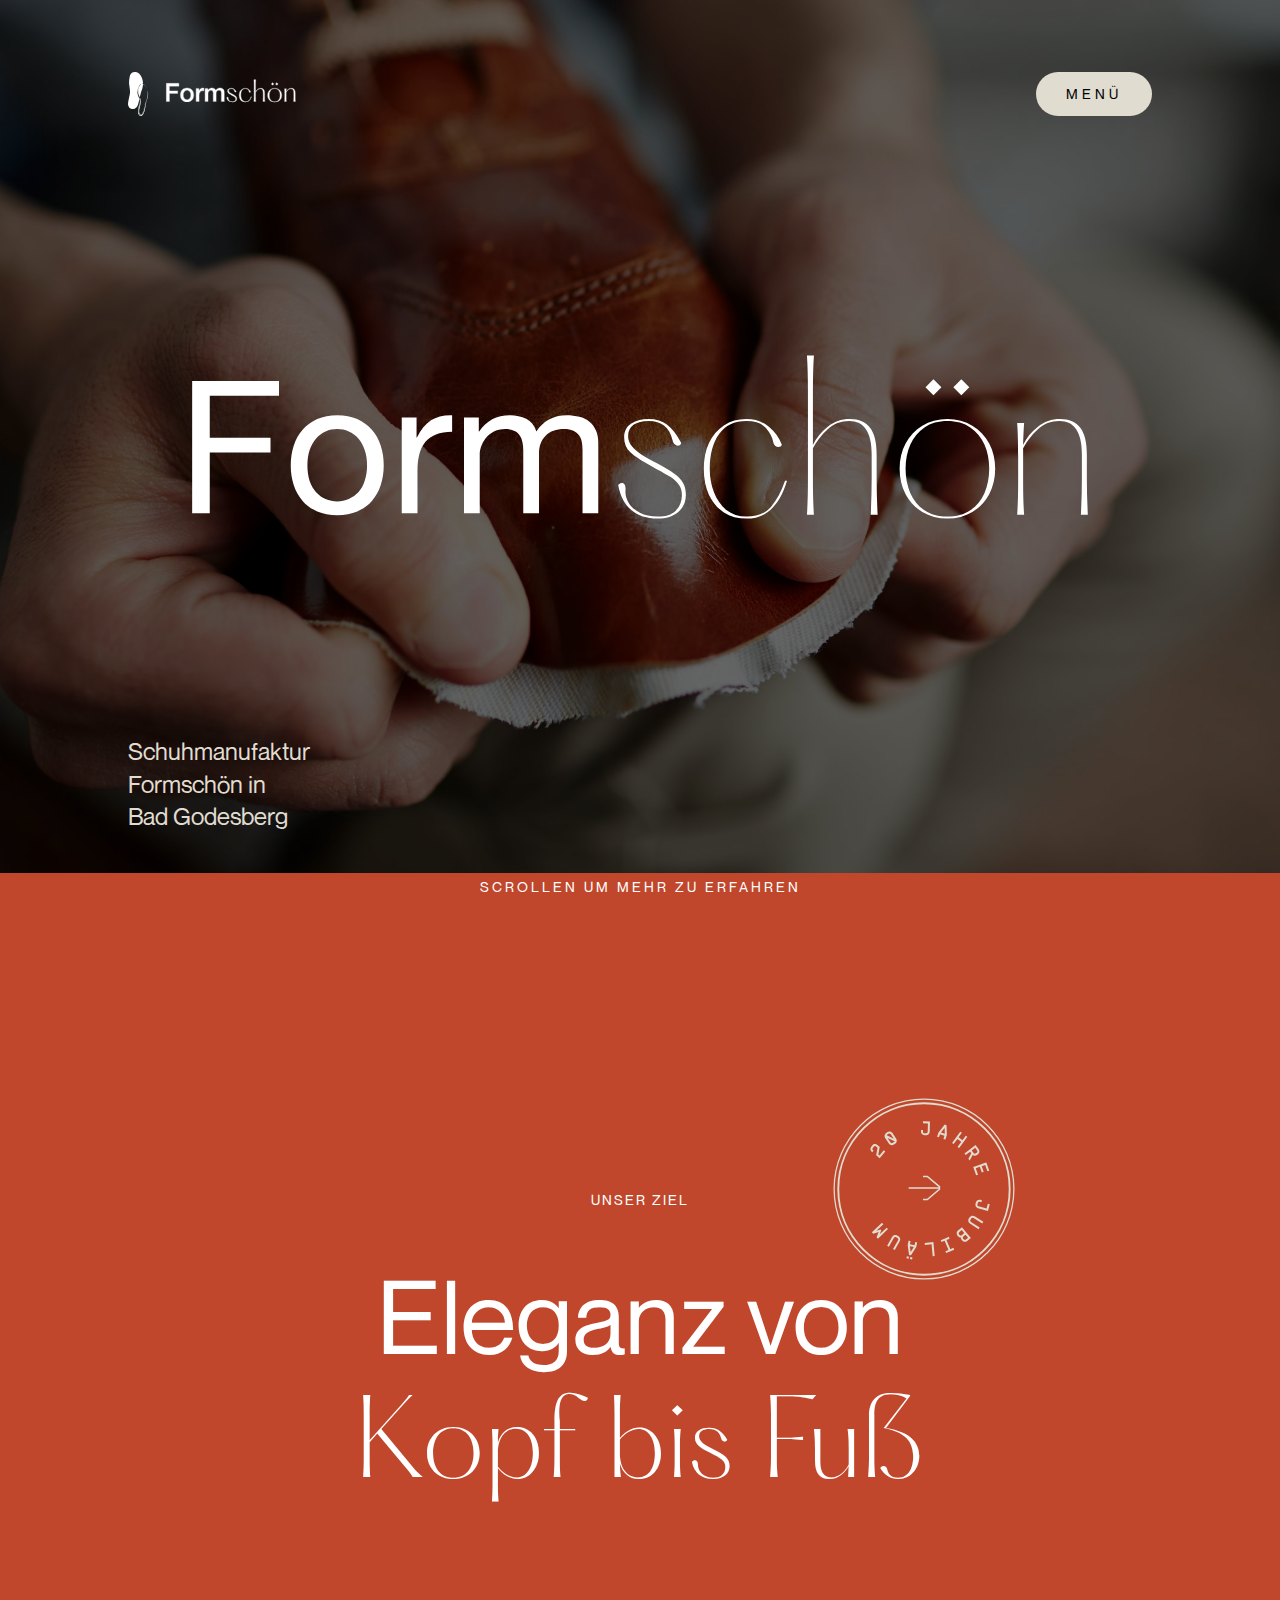
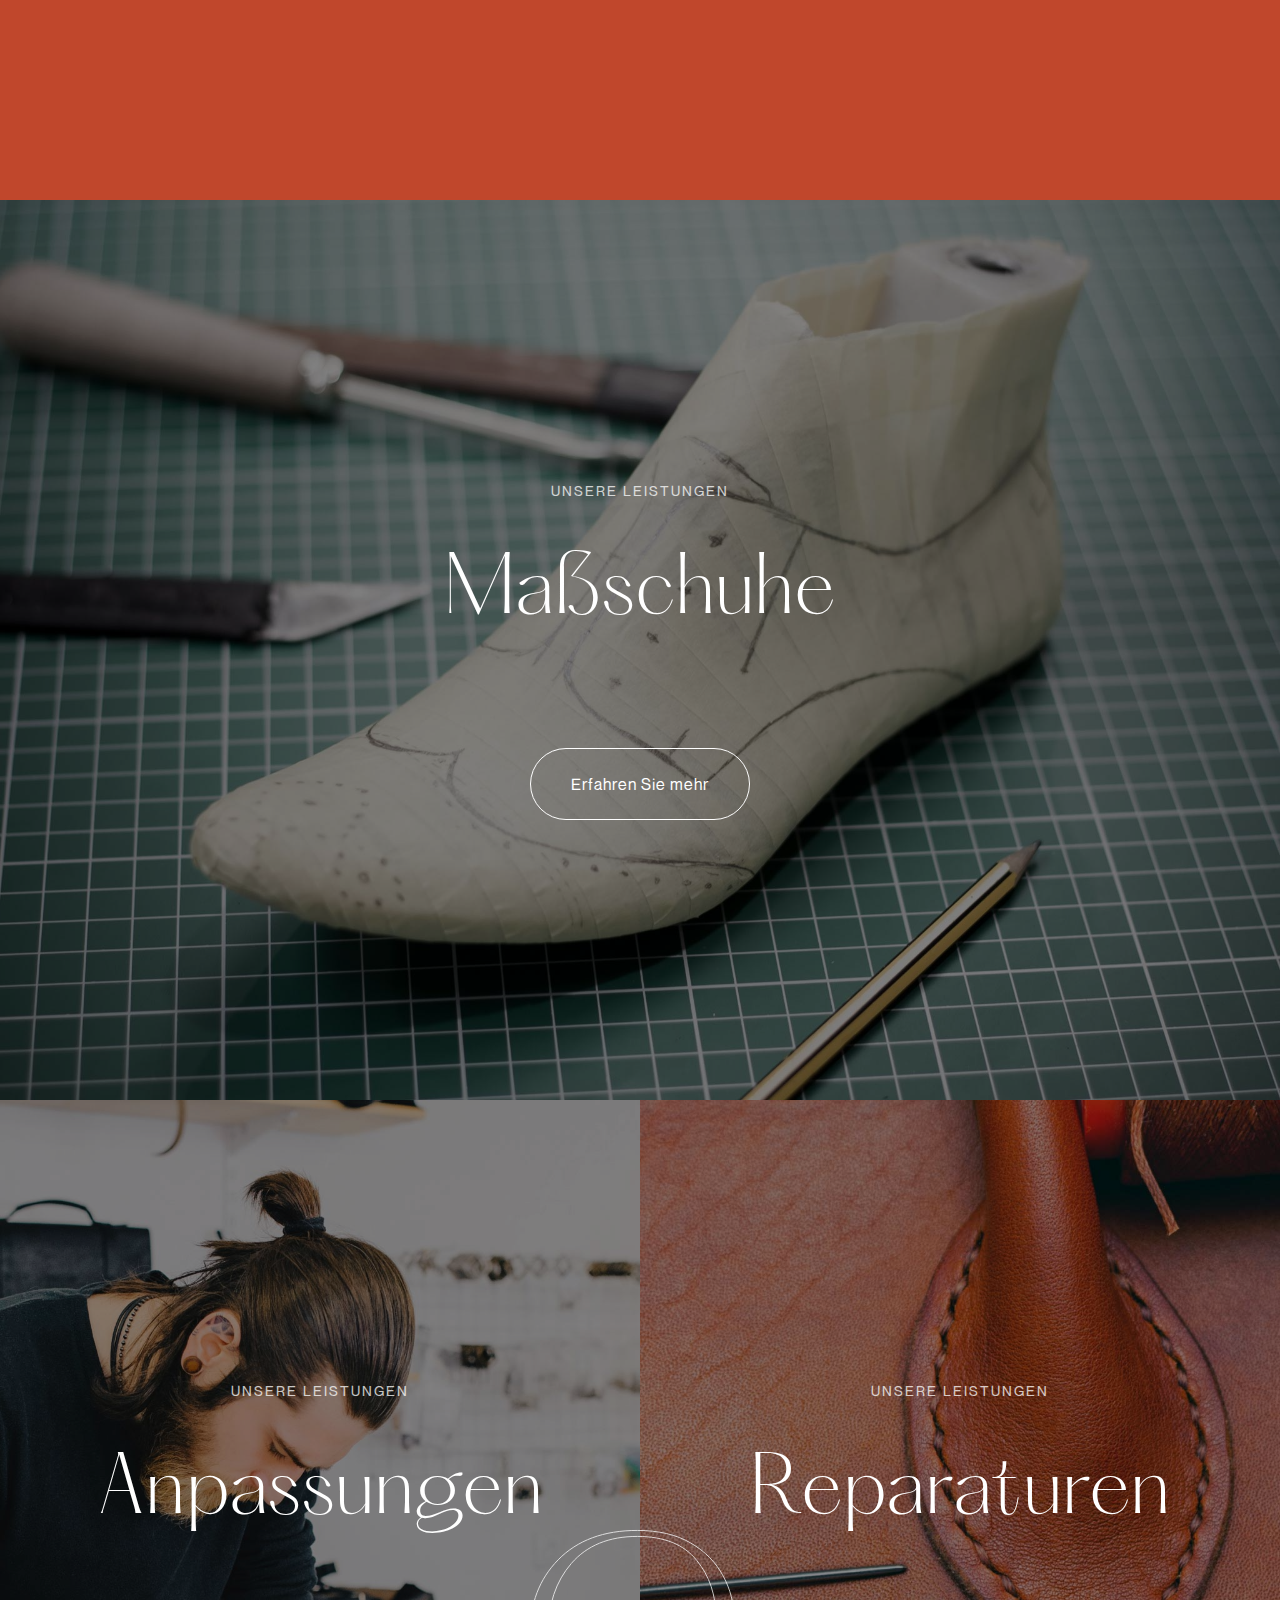
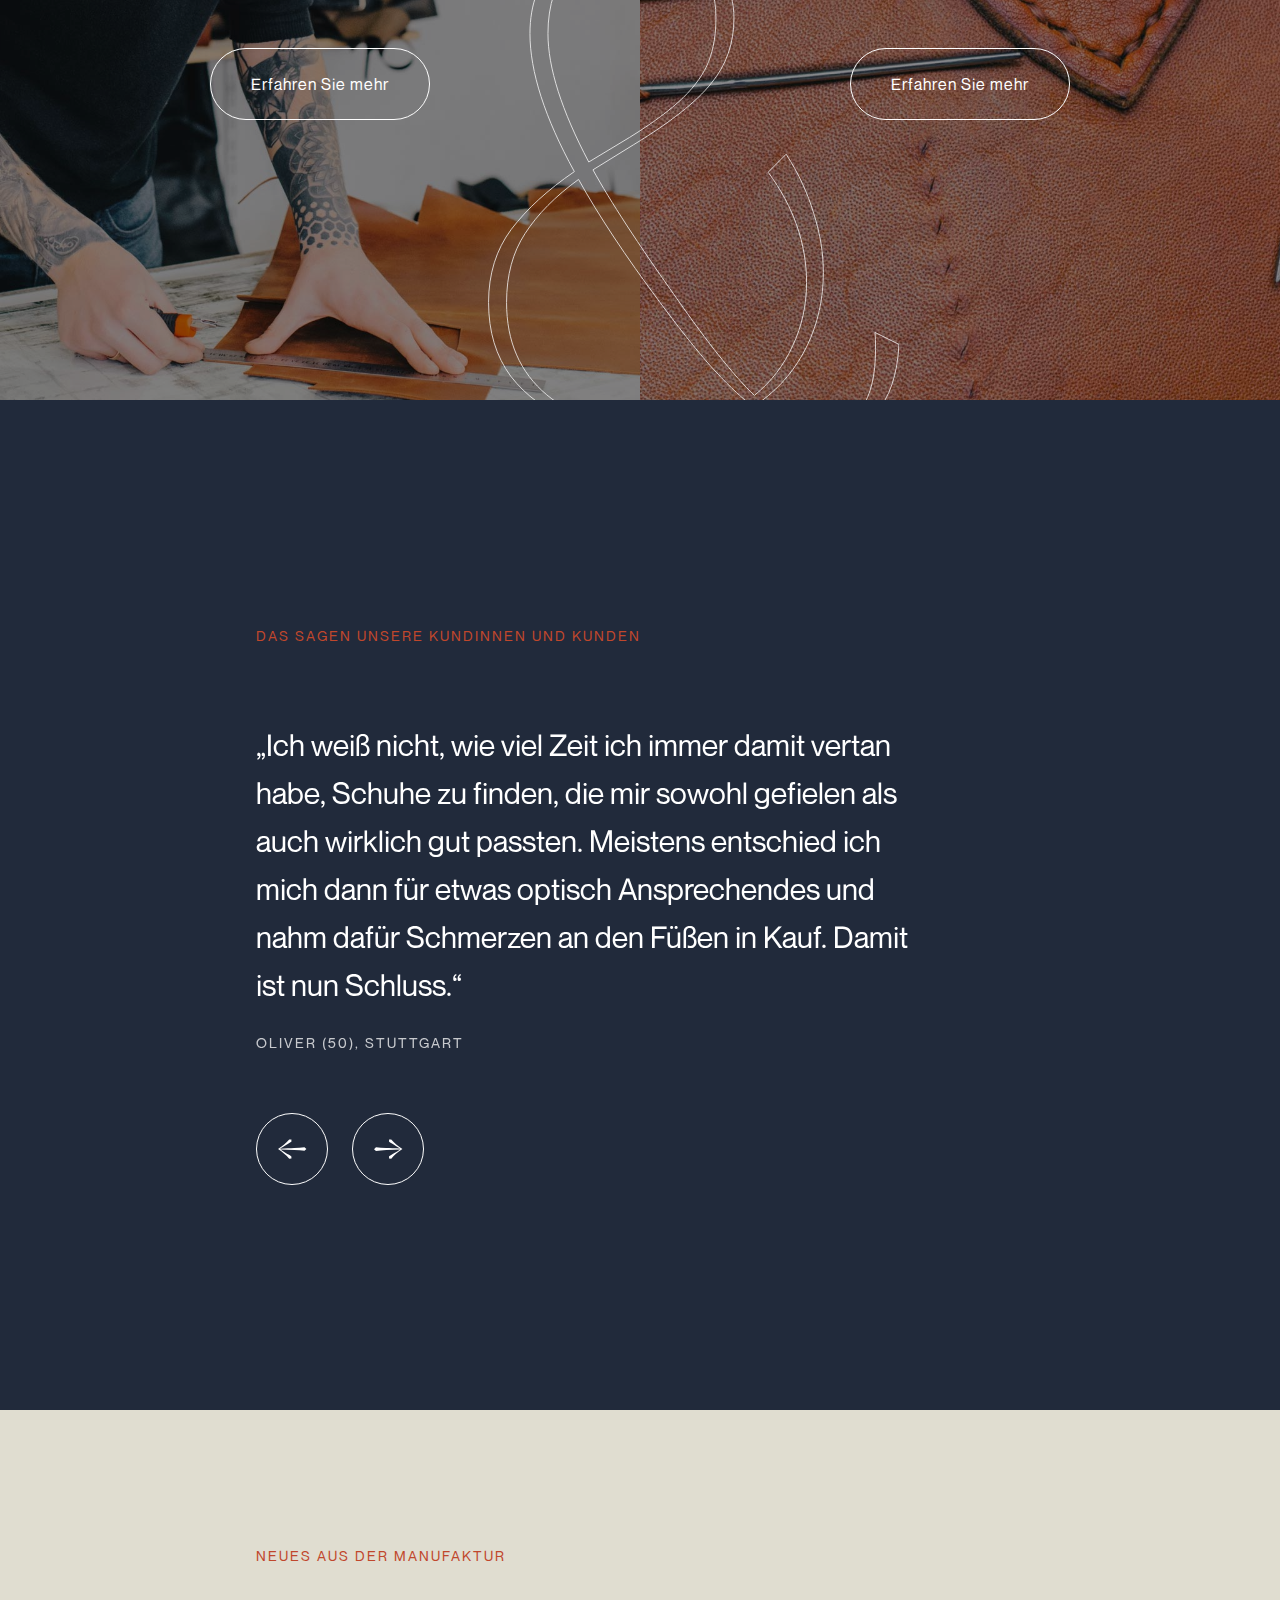
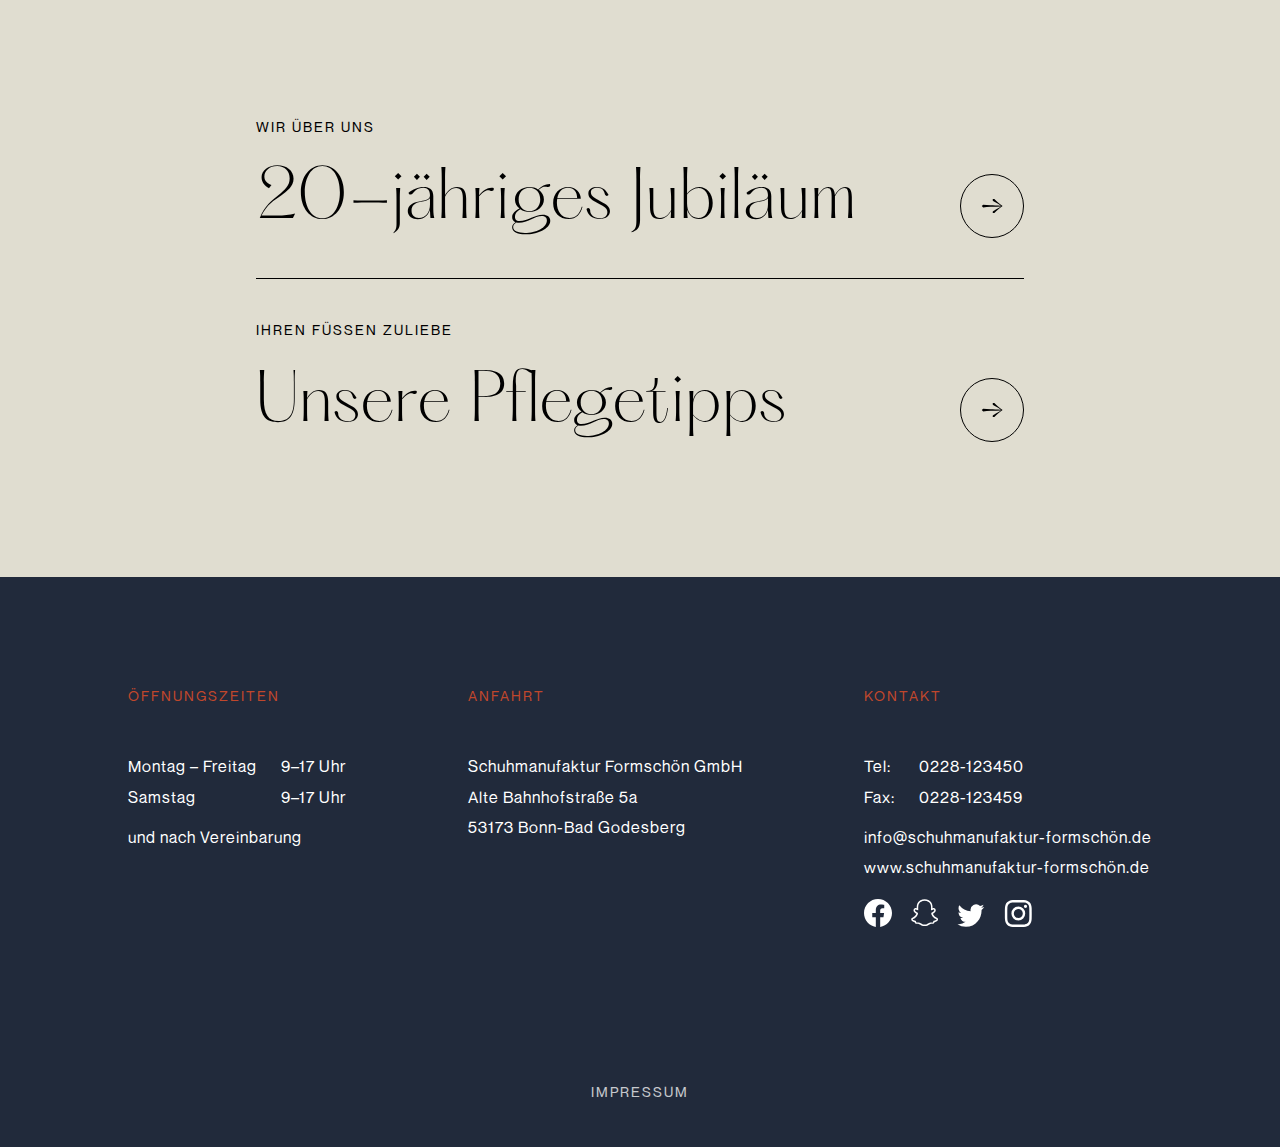
<file: index.html>
<!DOCTYPE html>
<html lang="de">

<head>
    <meta charset="utf-8">
    <meta name="viewport" content="width=device-width, initial-scale=1.0">
    <meta name="description" content="Schuhmanufaktur Formschön in Bad Godesberg.">
    <title>Formschön Schuhmanufaktur</title>
    <link rel="stylesheet" href="css/main.css">
    <script src="js/menu.js"></script>
    <link rel="apple-touch-icon" sizes="180x180" href="/apple-touch-icon.png">
    <link rel="icon" type="image/png" sizes="32x32" href="favicon/favicon-32x32.png">
    <link rel="icon" type="image/png" sizes="16x16" href="favicon/favicon-16x16.png">
    <link rel="manifest" href="favicon/site.webmanifest">
    <link rel="mask-icon" href="favicon/safari-pinned-tab.svg" color="#c2332e">
    <meta name="msapplication-TileColor" content="#c2332e">
    <meta name="theme-color" content="#ffffff">
    <link rel="stylesheet" type="text/css" href="slick/slick.css" />
    <link rel="stylesheet" type="text/css" href="slick/slick-theme.css" />
    <script src="js/jquery-3.6.0.min.js"></script>
</head>

<body>
    <!-- ------- COMPONENT MENU -------- -->
    <div id="menu" class="menu">

        <div class="menu-button__container menu-button__container--close">
            <a href="javascript:void(0)" class="menu-button" onclick="closeNav()">Schliessen</a>
        </div>


        <div class="menu__content">
            <div class="menu__list">
                <a href="index.html" class="menu__list-item menu__list-item--active headline-h2">Home</a>
                <a href="leistungen.html" class="menu__list-item  headline-h2">Leistungen</a>
                <a href="jubilaeum.html" class="menu__list-item headline-h2">Jubiläum</a>
                <a href="pflegetipps.html" class="menu__list-item headline-h2">Pflegetipps</a>
                <a href="kontakt.html" class="menu__list-item headline-h2">Kontakt</a>
            </div>
            <div class="social-icons">
                <a href="https://www.facebook.com/" target="_blank" class="social-icons__item"><img alt="Facebook"
                        src="icon/icon-facebook.svg" class="social-icons__svg"></a>
                <a href="https://www.snapchat.com/l/de-de/" target="_blank" class="social-icons__item"><img
                        alt="Snapchat" src="icon/icon-snapchat.svg" class="social-icons__svg"></a>
                <a href="https://twitter.com/" target="_blank" class="social-icons__item"><img alt="Twitter"
                        src="icon/icon-twitter.svg" class="social-icons__svg"></a>
                <a href="https://www.instagram.com/" target="_blank" class="social-icons__item"><img alt="Instagram"
                        src="icon/icon-instagram.svg" class="social-icons__svg"></a>
            </div>
        </div>

    </div>
    <div class="menu-button__container">
        <span class="menu-button" onclick="openNav()">Menü</span>
    </div>



    <!-- LOGO WHITE -->
    <div class="logo">
        <a class="logo__link" href="index.html">
            <img src="img/logo-white.svg" class="logo__svg" alt="Logo Schuhmanufaktur Formschön">
        </a>
    </div>




    <!-- ------- COMPONENT STAGE INTRO -------- -->

    <div class="stage-intro">
        <div class="stage-intro stage-intro--background-color"></div>
        <img class="stage-intro__background" alt="Zwei Hände spannen einen ledernen Schuh über einen Leisten."
            src="img/schuhmanufaktur-formschoen-prozess.jpg" />
        <img class="stage-intro__wordmark stage-intro__wordmark--mobile" alt="Schuhmanufaktur Formschön Logo"
            src="img/logo-wordmark-mobile.svg" />
        <img class="stage-intro__wordmark stage-intro__wordmark--dekstop" alt="Schuhmanufaktur Formschön Logo"
            src="img/logo-wordmark.svg" />
        <div class="stage-intro__content">
            <p class="paragraph paragraph--narrow paragraph--cd-secondary">Schuhmanufaktur</br />Formschön in
                </br />Bad
                Godesberg</p>
        </div>
    </div>

    <!-- END COMPONENT STAGE INTRO -->


    <!-- START COMPONENT SCROLL INDICATOR -->
    <div class="scroll-indicator">
        <span class="skyline skyline--cd-white skyline--transparency skyline--spacing-none scroll">
            Scrollen um mehr zu erfahren
        </span>
    </div>




    <!-- ------- COMPONENT TEASER VARIANTEN -------- -->
    <div class="teaser teaser--big teaser--bg-highlight teaser--height-l">
        <div class="teaser__content">
            <a class="badge__link" href="jubilaeum.html">
                <img class="badge" alt="Zum Jubiläum" src="img/badge-start--arrow.svg" />
                <img id="badge" class="badge" alt="20 Jahre Jubiläum Formschön Manufaktur" src="img/badge-start.svg" />
            </a>
            <span class="skyline skyline--cd-white">Unser Ziel</span>
            <h2 class="headline-hero headline-hero--cd-white"><strong>Eleganz von</strong><br />Kopf bis Fuß
            </h2>
        </div>
    </div>
    <div class="teaser teaser--big teaser--height-l">
        <img class="teaser__image teaser__image--50"
            alt="Ein Leisten mit gezeichneten Schuheumrissen steht auf einer Oberfläche. Im Hintergrund befinden sich Handwerkmaterialien."
            src="img/schuhmanufaktur-formschoen-massschuhe.jpg" />
        <div class="teaser__content">
            <span class="skyline skyline--cd-white skyline--transparency">Unsere Leistungen</span>
            <h2 class="headline-h2 headline-h2--cd-white">Maßschuhe</h2>
            <div class="button">
                <a href="leistungen.html#massschuhe" class="button__content">Erfahren Sie mehr</a>
            </div>
        </div>
    </div>
    <div class="teaser__small-wrapper">
        <img src="img/formschoen-additive-and.svg" class="teaser__additive-1" />
        <div class="teaser teaser--height-m">
            <img class="teaser__image teaser__image--55"
                alt="Ein Mann schneidet Leder auf einem Tisch maßgerecht zu. Im Hintergrund befinden sich Taschen auf einem Regal."
                src="img/schuhmanufaktur-formschoen-fertigungsprozess.jpg" />
            <div class="teaser__opacity"></div>
            <div class="teaser__content">
                <span class="skyline skyline--cd-white skyline--transparency">Unsere Leistungen</span>
                <h2 class="headline-h2 headline-h2--cd-white">Anpassungen</h2>
                <div class="button">
                    <a href="leistungen.html#anpassungen" class="button__content">Erfahren Sie mehr</a>
                </div>
            </div>
        </div>
        <div class="teaser teaser--height-m">
            <img class="teaser__image teaser__image--55"
                alt="Ein Handwerkzeug liegt zusammen mit einer Rolle Faden und Nadel auf einem Stück Leder, das wie eine Tasche aussieht."
                src="img/schuhmanufaktur-formschoen-anpassung.jpg" />
            <div class="teaser__content">
                <span class="skyline skyline--cd-white skyline--transparency">Unsere Leistungen</span>
                <h2 class="headline-h2 headline-h2--cd-white">Reparaturen</h2>
                <div class="button">
                    <a href="leistungen.html#reparaturen" class="button__content">Erfahren Sie mehr</a>
                </div>
            </div>
        </div>
    </div>

    <!-- START COMPONENT QUOTE SLIDER -->

    <div class="quote-slider__container">
        <span class="skyline skyline--cd-highlight quote-slider__skyline">Das sagen unsere Kundinnen<br
                class="quote-slider__skyline-br" /> und Kunden</span>
        <div class="quote-slider">
            <div class="quote-slider__item quote-slider__item--gutter-left">
                <p class="paragraph paragraph--big paragraph--cd-white">
                    „Ich weiß nicht, wie viel Zeit ich immer damit vertan habe, Schuhe zu finden, die mir sowohl
                    gefielen
                    als auch wirklich gut passten. Meistens entschied ich mich dann für etwas optisch Ansprechendes
                    und
                    nahm dafür Schmerzen an den Füßen in Kauf. Damit ist nun Schluss.“
                </p>
                <span class="skyline skyline--cd-white skyline--transparency skyline--spacing-none">
                    Oliver (50), Stuttgart
                </span>
            </div>

            <div class="quote-slider__item quote-slider__item--gutter-left">
                <p class="paragraph paragraph--big paragraph--cd-white">
                    „Ich bin 16 Stunden am Tag im wahrsten Sinn des Wortes auf den Füßen. Und da merkt man schnell,
                    welches Schuhwerk man trägt. Seit ich einmal gemerkt habe, welchen Unterschied es macht, ob die
                    Schuhe wie angegossen passen oder nicht, ist für mich klar: Die Maßschuhe von Formschön sind
                    ihren
                    Preis wert.“
                </p>
                <span class="skyline skyline--cd-white skyline--transparency skyline--spacing-none">
                    Laura (31), Bonn
                </span>
            </div>

            <div class="quote-slider__item quote-slider__item--gutter-left">
                <p class="paragraph paragraph--big paragraph--cd-white">
                    „Ich komme gerne in die Maßschuhmacherei Formschön, weil mir die Atmosphäre gefällt und weil ich
                    mich
                    immer gut beraten fühle.“
                </p>
                <span class="skyline skyline--cd-white skyline--transparency skyline--spacing-none">
                    Henry (24), Köln
                </span>
            </div>

            <div class="quote-slider__item quote-slider__item--gutter-left">
                <p class="paragraph paragraph--big paragraph--cd-white">
                    „Mir kommt es aufs Preis-Leistungs-Verhältnis an. Und das stimmt bei Formschön.“
                </p>
                <span class="skyline skyline--cd-white skyline--transparency skyline--spacing-none">
                    Chahin (24), Rastatt
                </span>
            </div>

        </div>

        <div class="quote-slider__btn-container">
            <a class="quote-slider__btn-back quote-slider__btn-back--white" href="#">
                <svg xmlns="http://www.w3.org/2000/svg" viewBox="0 0 22 15">
                    <path class="quote-slider__btn--white"
                        d="M8.961 14.59C6.771 12.14 4.04 9.798.767 7.56 4.017 5.395 6.747 3.052 8.96.532l1.625.071-.036 1.625c-.777.447-2.083 1.248-3.92 2.402-2.025 1.248-3.497 2.119-4.415 2.613 4.097-.117 7.558-.247 10.384-.388 2.802-.142 5.322-.365 7.558-.671l1.413 1.342-1.413 1.342c-2.213-.259-4.674-.46-7.381-.6a683.029 683.029 0 00-10.49-.354c.989.518 2.448 1.401 4.38 2.65.54.329 1.13.682 1.765 1.059.636.4 1.342.836 2.12 1.307l.035 1.625-1.625.035z" />
                </svg>
            </a>
            <a class="quote-slider__btn-forward quote-slider__btn-forward--white" href="#">
                <svg xmlns="http://www.w3.org/2000/svg" viewBox="0 0 22 15">
                    <path class="quote-slider__btn--white"
                        d="M13.375.53c2.19 2.448 4.921 4.791 8.194 7.028-3.25 2.166-5.98 4.51-8.194 7.029l-1.625-.071.036-1.625c.777-.447 2.083-1.248 3.92-2.402 2.025-1.247 3.497-2.119 4.415-2.613a506.68 506.68 0 00-10.384.388c-2.802.142-5.322.365-7.559.671L.766 7.593l1.412-1.342c2.214.26 4.674.46 7.382.6 2.708.118 6.205.236 10.49.354-.989-.518-2.448-1.401-4.38-2.65-.54-.329-1.13-.682-1.765-1.059-.636-.4-1.342-.836-2.12-1.307L11.75.565l1.625-.036z" />
                </svg>
            </a>
        </div>
    </div>

    <!-- END COMPONENT QUOTE SLIDER -->

    <!-- START COMPONENT NEWS -->
    <div class="news news--bg-secondary">
        <div class="news__content">
            <span class="skyline skyline--cd-highlight news__skyline">Neues aus der Manufaktur</span>
            <a href="jubilaeum.html" class="news__wrapper-link">
                <div class="news__list-item news__list-item--border-bottom">
                    <div class="news__headline">
                        <span class="skyline skyline--cd-black skyline--spacing-none news__skyline-headline">Wir
                            über
                            uns</span>
                        <h2 class="headline-h3 headline-h3--cd-black">20-jähriges<br class="news__headline-break" />
                            Jubiläum</h2>
                    </div>
                    <a class="icon-button" href="jubilaeum.html">
                        <svg xmlns="http://www.w3.org/2000/svg" viewBox="0 0 22 15">
                            <path
                                d="M13.375.53c2.19 2.448 4.921 4.791 8.194 7.028-3.25 2.166-5.98 4.51-8.194 7.029l-1.625-.071.036-1.625c.777-.447 2.083-1.248 3.92-2.402 2.025-1.247 3.497-2.119 4.415-2.613a506.68 506.68 0 00-10.384.388c-2.802.142-5.322.365-7.559.671L.766 7.593l1.412-1.342c2.214.26 4.674.46 7.382.6 2.708.118 6.205.236 10.49.354-.989-.518-2.448-1.401-4.38-2.65-.54-.329-1.13-.682-1.765-1.059-.636-.4-1.342-.836-2.12-1.307L11.75.565l1.625-.036z" />
                        </svg>
                    </a>
                </div>
            </a>
            <div class="news__divider"></div>
            <a href="pflegetipps.html" class="news__wrapper-link">
                <div class="news__list-item news__list-item--border-top">
                    <div class="news__headline">
                        <span class="skyline skyline--cd-black skyline--spacing-none news__skyline-headline">
                            Ihren Füßen zuliebe
                        </span>
                        <h2 class="headline-h3 headline-h3--cd-black">Unsere<br class="news__headline-break" />
                            Pflegetipps</h2>
                    </div>
                    <a class="icon-button" href="pflegetipps.html">
                        <svg xmlns="http://www.w3.org/2000/svg" viewBox="0 0 22 15">
                            <path
                                d="M13.375.53c2.19 2.448 4.921 4.791 8.194 7.028-3.25 2.166-5.98 4.51-8.194 7.029l-1.625-.071.036-1.625c.777-.447 2.083-1.248 3.92-2.402 2.025-1.247 3.497-2.119 4.415-2.613a506.68 506.68 0 00-10.384.388c-2.802.142-5.322.365-7.559.671L.766 7.593l1.412-1.342c2.214.26 4.674.46 7.382.6 2.708.118 6.205.236 10.49.354-.989-.518-2.448-1.401-4.38-2.65-.54-.329-1.13-.682-1.765-1.059-.636-.4-1.342-.836-2.12-1.307L11.75.565l1.625-.036z" />
                        </svg>
                    </a>
                </div>
            </a>

        </div>
    </div>


    <!-- ------- COMPONENT FOOTER -------- -->


    <footer id="footer" class="footer">
        <div class="footer__list">
            <div class="info info--margin-bottom">
                <span class="skyline skyline--cd-highlight">Öffnungszeiten</span>
                <div class="info__list">
                    <div class="info__additive">
                        <span class="info__additive-item paragraph paragraph--small">Montag –
                            Freitag<br />Samstag</span>
                        <span class="info__additive-item paragraph paragraph--small">9–17 Uhr<br />9–17 Uhr</span>
                    </div>
                    <span class="info__paragraph paragraph paragraph--small">und nach Vereinbarung
                    </span>
                </div>
            </div>
            <div class="info info--margin-bottom">
                <span class="skyline skyline--cd-highlight">Anfahrt</span>
                <div class="info__list">
                    <span class="info__paragraph paragraph paragraph--small">Schuhmanufaktur Formschön
                        GmbH<br />Alte
                        Bahnhofstraße 5a<br />53173 Bonn-Bad Godesberg
                    </span>
                </div>
            </div>
            <div class="info">
                <span class="skyline skyline--cd-highlight">Kontakt</span>
                <div class="info__list">
                    <div class="info__additive">
                        <span class="info__additive-item paragraph paragraph--small">Tel:<br />Fax:</span>
                        <span class="info__additive-item paragraph paragraph--small">0228-123450<br />0228-123459</span>
                    </div>
                    <div class="info__contact-wrapper">
                        <a href="mailto:info@schuhmanufaktur-formschön.de"
                            class="info__paragraph paragraph info__paragraph--no-spacing info__paragraph-link paragraph--small">info@schuhmanufaktur-formschön.de
                        </a>
                        <a href="http://www.xn--schuhmanufaktur-formschn-7oc.de/" target="_blank"
                            class="info__paragraph paragraph info__paragraph-link paragraph--small">www.schuhmanufaktur-formschön.de
                        </a>
                    </div>


                    <div class="social-icons">
                        <a href="https://www.facebook.com/" target="_blank" class="social-icons__item"><img
                                alt="Facebook" src="icon/icon-facebook.svg" class="social-icons__svg"></a>
                        <a href="https://www.snapchat.com/l/de-de/" target="_blank" class="social-icons__item">
                            <img alt="Snapchat" src="icon/icon-snapchat.svg" class="social-icons__svg"></a>
                        <a href="https://twitter.com/" target="_blank" class="social-icons__item"><img alt="Twitter"
                                src="icon/icon-twitter.svg" class="social-icons__svg"></a>
                        <a href="https://www.instagram.com/" target="_blank" class="social-icons__item"><img
                                alt="Instagram" src="icon/icon-instagram.svg" class="social-icons__svg"></a>
                    </div>
                </div>
            </div>
        </div>
        <div class="footer__impressum">
            <a class="footer__link skyline skyline--cd-white skyline--transparency skyline--hover skyline--spacing-none"
                href="impressum.html">Impressum</a>
        </div>
    </footer>

    <!-- Slick SLIDER -->
    <script src="slick/slick.min.js"></script>
    <script src="js/slick-initialize.js"></script>
    <script src="js/scroll-indicator.js"></script>
    <script src="js/rotate.js"></script>


</body>

</html>
</file>
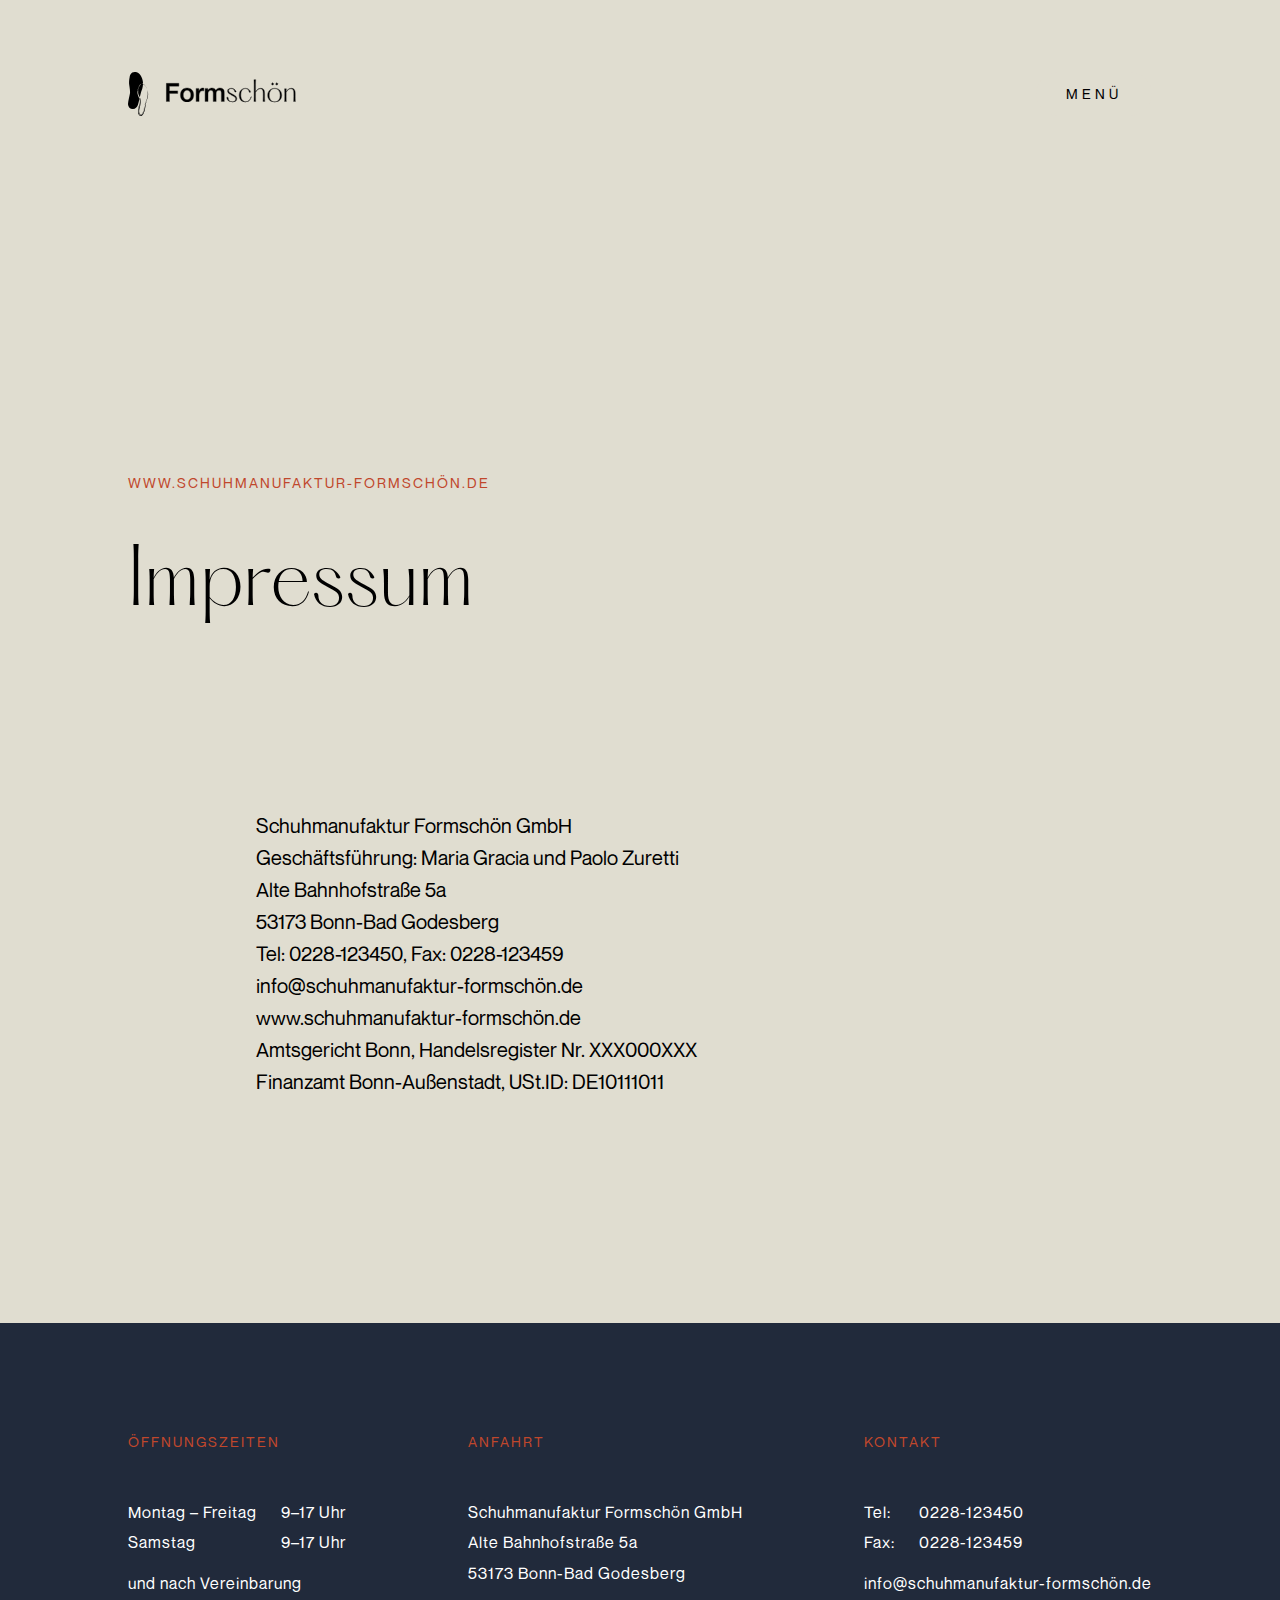
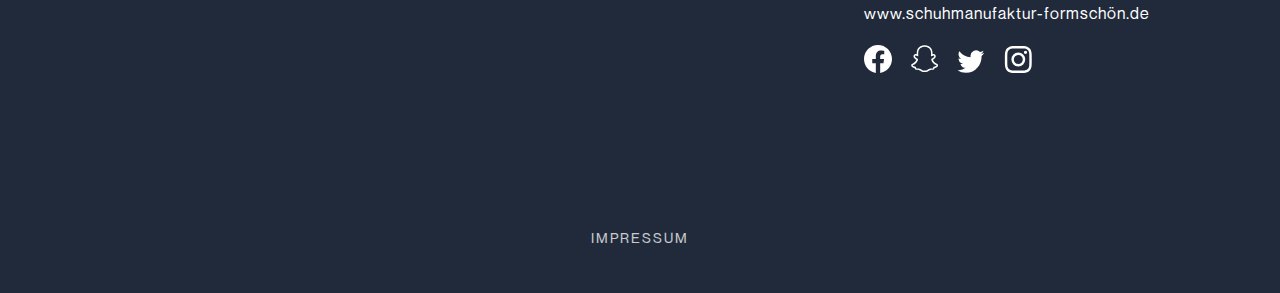
<file: impressum.html>
<!DOCTYPE html>
<html lang="de">

<head>
    <meta charset="utf-8">
    <meta name="viewport" content="width=device-width, initial-scale=1.0">
    <meta name="description" content="Schuhmanufaktur Formschön in Bad Godesberg.">
    <title>Impressum</title>
    <link rel="stylesheet" href="css/main.css">
    <script src="js/menu.js"></script>
    <link rel="apple-touch-icon" sizes="180x180" href="/apple-touch-icon.png">
    <link rel="icon" type="image/png" sizes="32x32" href="favicon/favicon-32x32.png">
    <link rel="icon" type="image/png" sizes="16x16" href="favicon/favicon-16x16.png">
    <link rel="manifest" href="favicon/site.webmanifest">
    <link rel="mask-icon" href="favicon/safari-pinned-tab.svg" color="#c2332e">
    <meta name="msapplication-TileColor" content="#c2332e">
    <meta name="theme-color" content="#ffffff">
</head>

<body>
    <!-- ------- COMPONENT MENU -------- -->
    <div id="menu" class="menu">

        <div class="menu-button__container menu-button__container--close">
            <a href="javascript:void(0)" class="menu-button" onclick="closeNav()">Schliessen</a>
        </div>

        <div class="menu__content">
            <div class="menu__list">
                <a href="index.html" class="menu__list-item headline-h2">Home</a>
                <a href="leistungen.html" class="menu__list-item headline-h2">Leistungen</a>
                <a href="jubilaeum.html" class="menu__list-item headline-h2">Jubiläum</a>
                <a href="pflegetipps.html" class="menu__list-item headline-h2">Pflegetipps</a>
                <a href="kontakt.html" class="menu__list-item headline-h2">Kontakt</a>
            </div>
            <div class="social-icons">
                <a href="https://www.facebook.com/" target="_blank" class="social-icons__item"><img alt="Facebook"
                        src="icon/icon-facebook.svg" class="social-icons__svg"></a>
                <a href="https://www.snapchat.com/l/de-de/" target="_blank" class="social-icons__item"><img
                        alt="Snapchat" src="icon/icon-snapchat.svg" class="social-icons__svg"></a>
                <a href="https://twitter.com/" target="_blank" class="social-icons__item"><img alt="Twitter"
                        src="icon/icon-twitter.svg" class="social-icons__svg"></a>
                <a href="https://www.instagram.com/" target="_blank" class="social-icons__item"><img alt="Instagram"
                        src="icon/icon-instagram.svg" class="social-icons__svg"></a>
            </div>
        </div>

    </div>
    <div class="menu-button__container">
        <span class="menu-button" onclick="openNav()">Menü</span>
    </div>

    <!-- LOGO -->
    <div class="logo">
        <a class="logo__link" href="index.html">
            <img src="img/logo-black.svg" class="logo__svg" alt="Logo Schuhmanufaktur Formschön">
        </a>
    </div>


    <!-- START COMPONENT STAGE DETAIL -->

    <div class="stage-detail stage-detail--bg-secondary">
        <div class="stage-detail__content">
            <div class="stage-detail__headline">
                <span class="skyline skyline--cd-highlight">www.schuhmanufaktur-formschön.de</span>
                <h2 class="headline-h2 headline-h2--big headline-h2--cd-black">Impressum</h2>
            </div>
        </div>
    </div>

    <!-- START COMPONENT IMPRESSUM -->

    <div class="text text--top-5 text--bottom-25 text--bg-secondary">
        <p class="paragraph paragraph paragraph--cd-black">
            Schuhmanufaktur Formschön GmbH<br />
            Geschäftsführung: Maria Gracia und Paolo Zuretti<br />
            Alte Bahnhofstraße 5a<br />
            53173 Bonn-Bad Godesberg<br />
            Tel: 0228-123450, Fax: 0228-123459<br />
            info@schuhmanufaktur-formschön.de<br />
            www.schuhmanufaktur-formschön.de<br />
            Amtsgericht Bonn, Handelsregister Nr. XXX000XXX<br />
            Finanzamt Bonn-Außenstadt, USt.ID: DE10111011

        </p>
    </div>


    <!-- ------- COMPONENT FOOTER -------- -->

    <footer id="footer" class="footer">
        <div class="footer__list">
            <div class="info info--margin-bottom">
                <span class="skyline skyline--cd-highlight">Öffnungszeiten</span>
                <div class="info__list">
                    <div class="info__additive">
                        <span class="info__additive-item paragraph paragraph--small">Montag –
                            Freitag<br />Samstag</span>
                        <span class="info__additive-item paragraph paragraph--small">9–17 Uhr<br />9–17 Uhr</span>
                    </div>
                    <span class="info__paragraph paragraph paragraph--small">und nach Vereinbarung
                    </span>
                </div>
            </div>
            <div class="info info--margin-bottom">
                <span class="skyline skyline--cd-highlight">Anfahrt</span>
                <div class="info__list">
                    <span class="info__paragraph paragraph paragraph--small">Schuhmanufaktur Formschön
                        GmbH<br />Alte
                        Bahnhofstraße 5a<br />53173 Bonn-Bad Godesberg
                    </span>
                </div>
            </div>
            <div class="info">
                <span class="skyline skyline--cd-highlight">Kontakt</span>
                <div class="info__list">
                    <div class="info__additive">
                        <span class="info__additive-item paragraph paragraph--small">Tel:<br />Fax:</span>
                        <span class="info__additive-item paragraph paragraph--small">0228-123450<br />0228-123459</span>
                    </div>
                    <div class="info__contact-wrapper">
                        <a href="mailto:info@schuhmanufaktur-formschön.de"
                            class="info__paragraph paragraph info__paragraph--no-spacing info__paragraph-link paragraph--small">info@schuhmanufaktur-formschön.de
                        </a>
                        <a href="http://www.xn--schuhmanufaktur-formschn-7oc.de/" target="_blank"
                            class="info__paragraph paragraph info__paragraph-link paragraph--small">www.schuhmanufaktur-formschön.de
                        </a>
                    </div>


                    <div class="social-icons">
                        <a href="https://www.facebook.com/" target="_blank" class="social-icons__item"><img
                                alt="Facebook" src="icon/icon-facebook.svg" class="social-icons__svg"></a>
                        <a href="https://www.snapchat.com/l/de-de/" target="_blank" class="social-icons__item">
                            <img alt="Snapchat" src="icon/icon-snapchat.svg" class="social-icons__svg"></a>
                        <a href="https://twitter.com/" target="_blank" class="social-icons__item"><img alt="Twitter"
                                src="icon/icon-twitter.svg" class="social-icons__svg"></a>
                        <a href="https://www.instagram.com/" target="_blank" class="social-icons__item"><img
                                alt="Instagram" src="icon/icon-instagram.svg" class="social-icons__svg"></a>
                    </div>
                </div>
            </div>
        </div>
        <div class="footer__impressum">
            <a class="footer__link skyline skyline--cd-white skyline--transparency skyline--hover skyline--spacing-none"
                href="impressum.html">Impressum</a>
        </div>
    </footer>
</body>

</html>
</file>
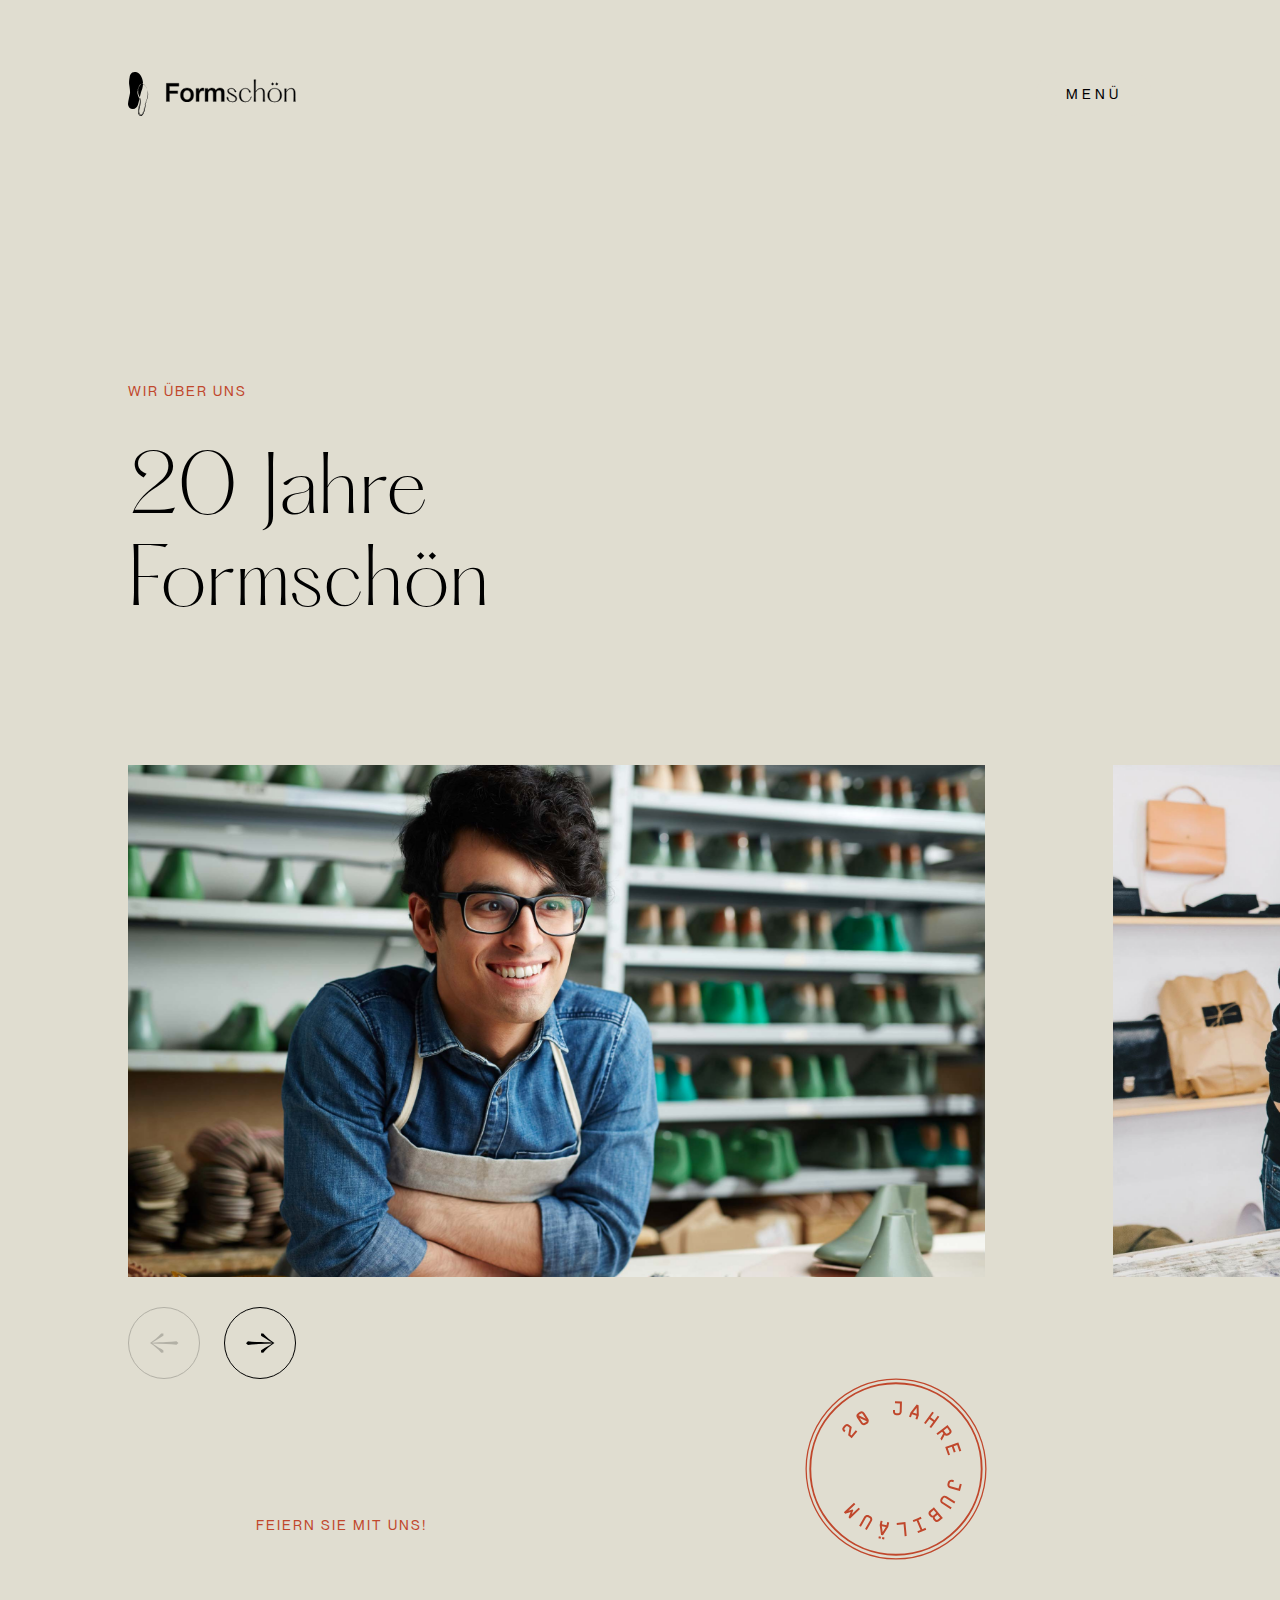
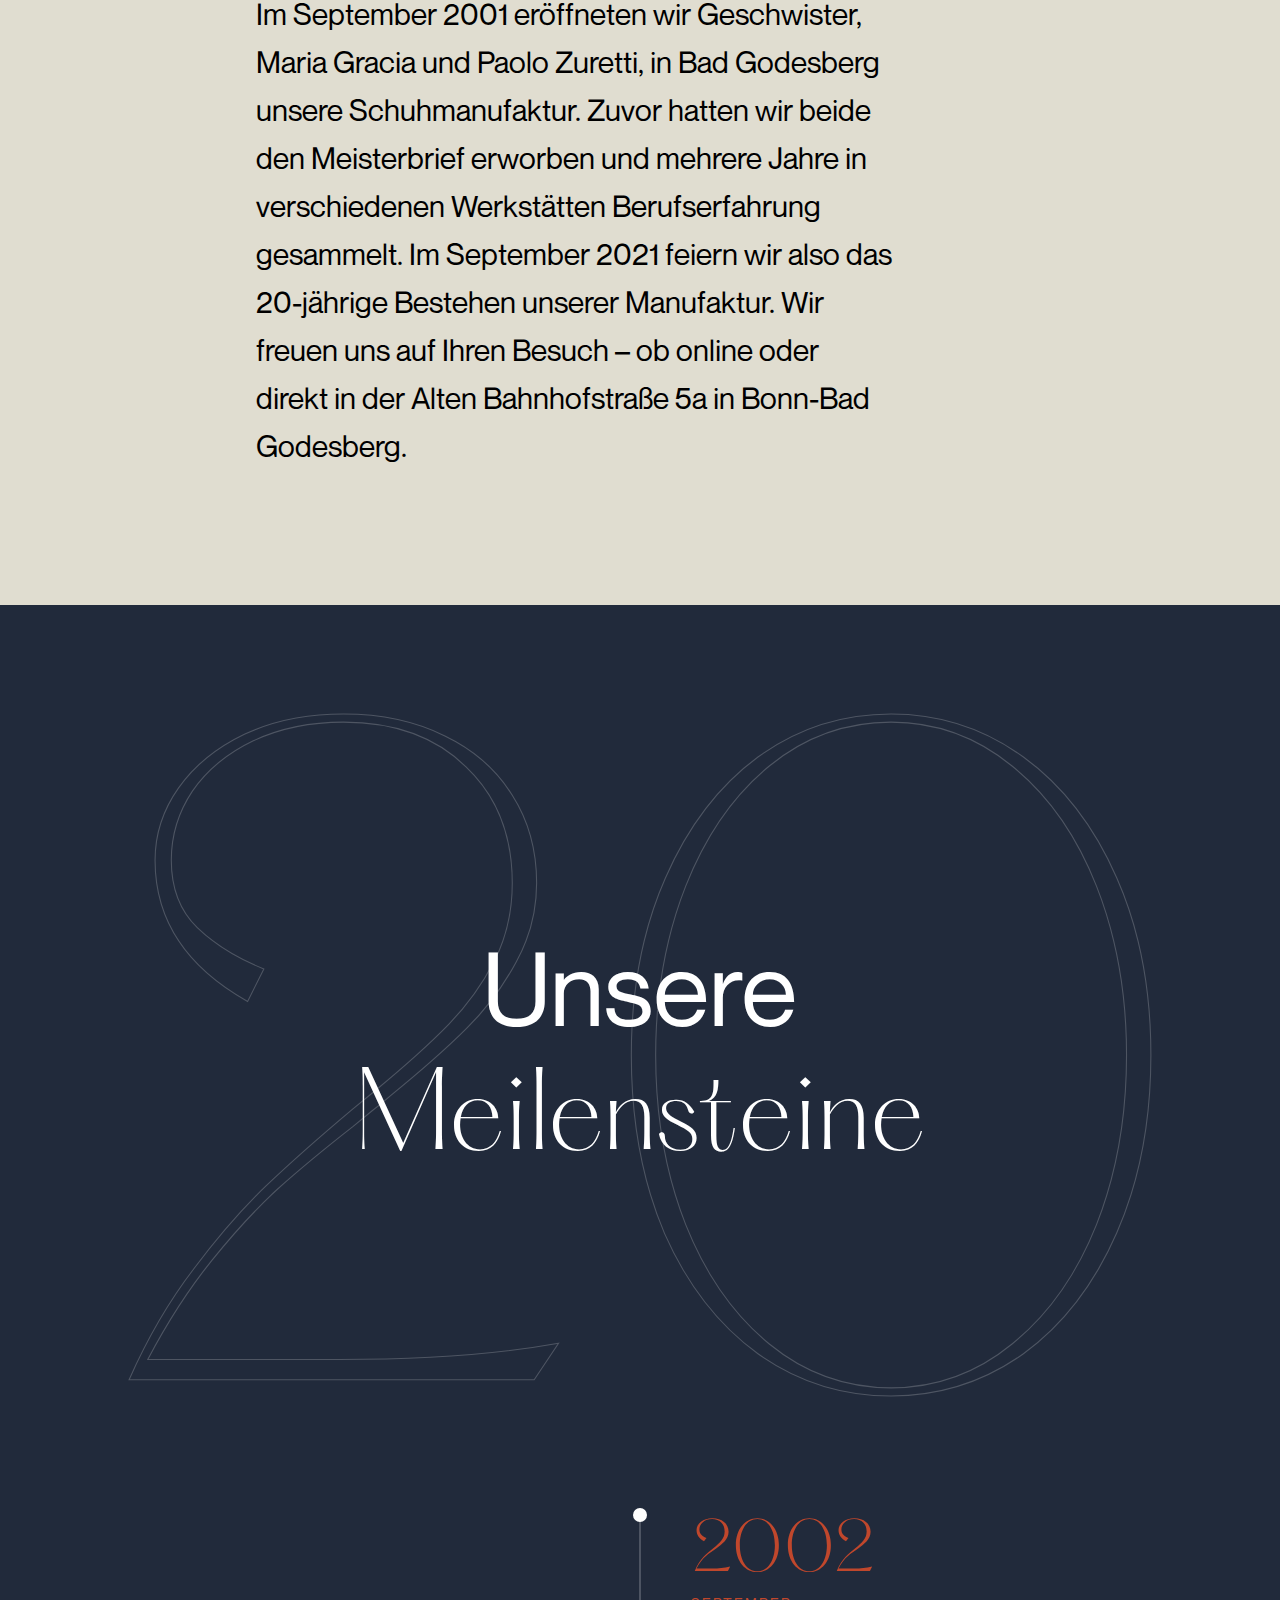
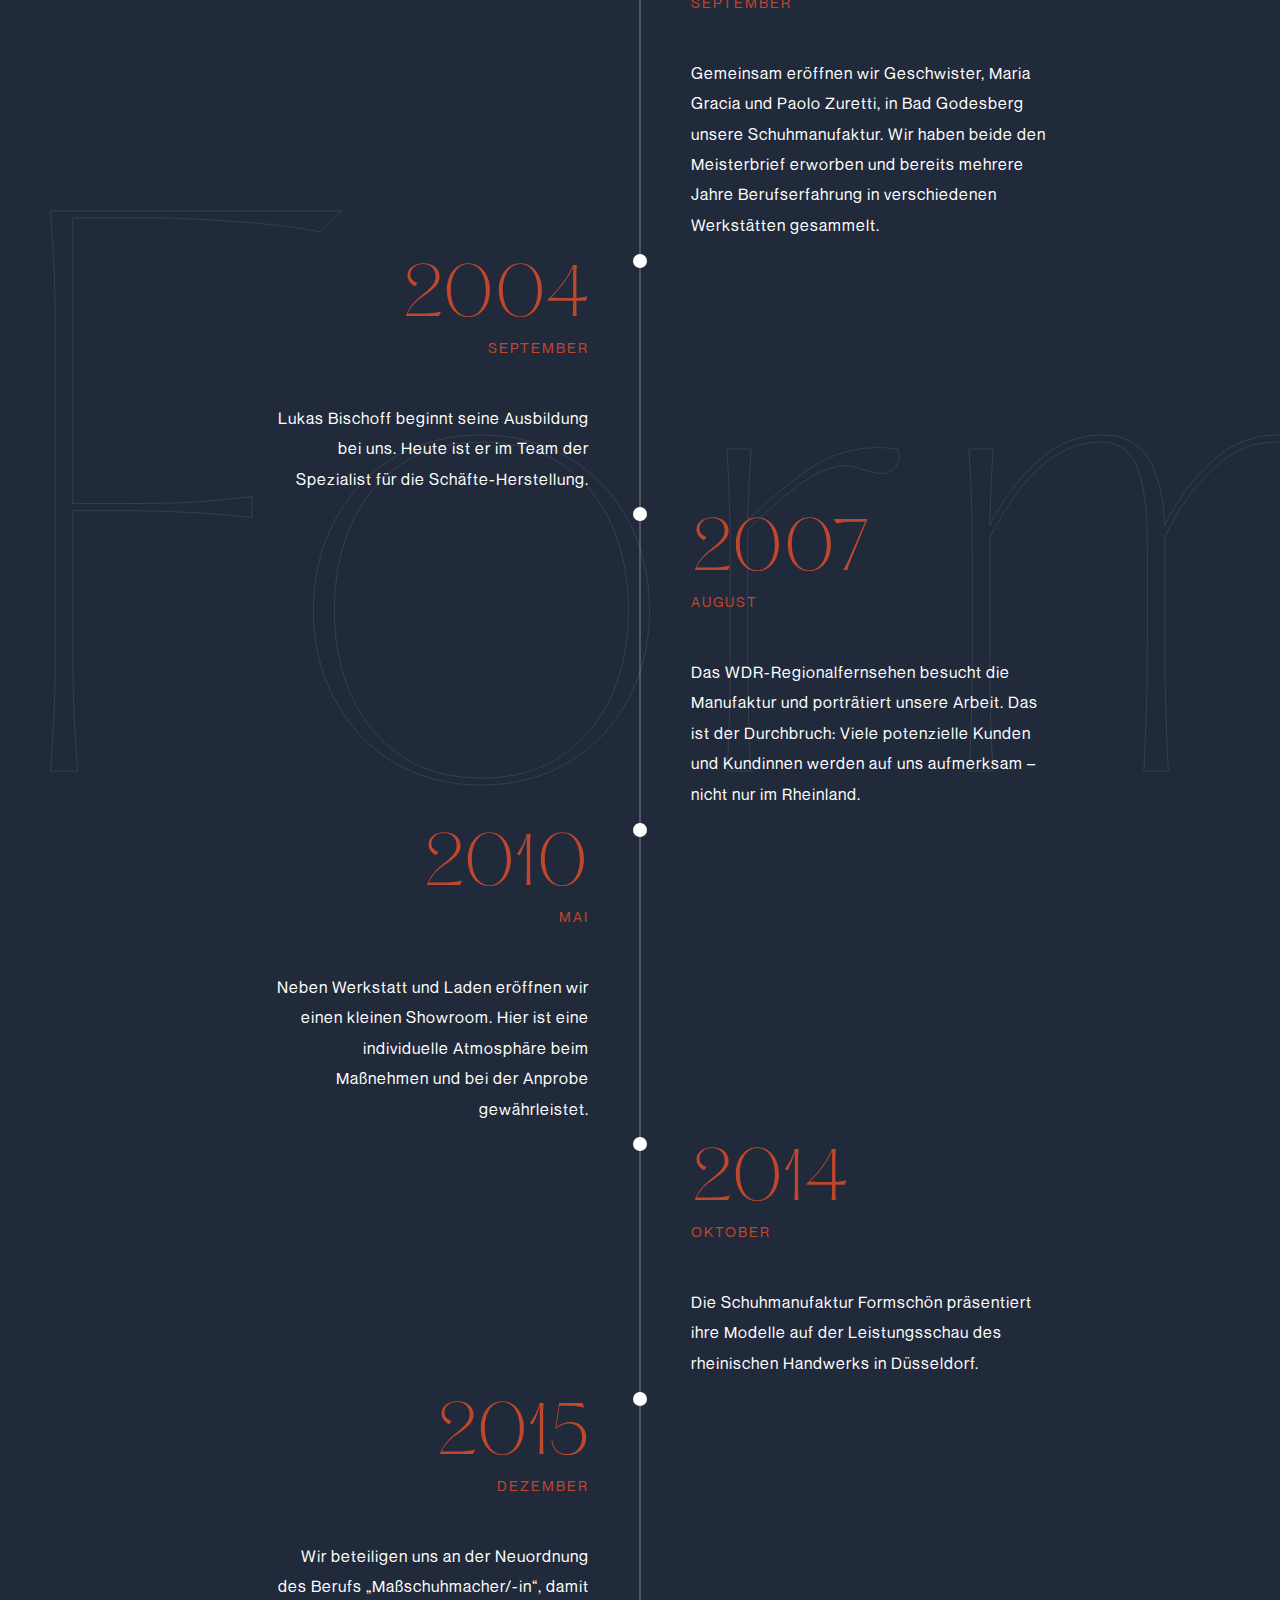
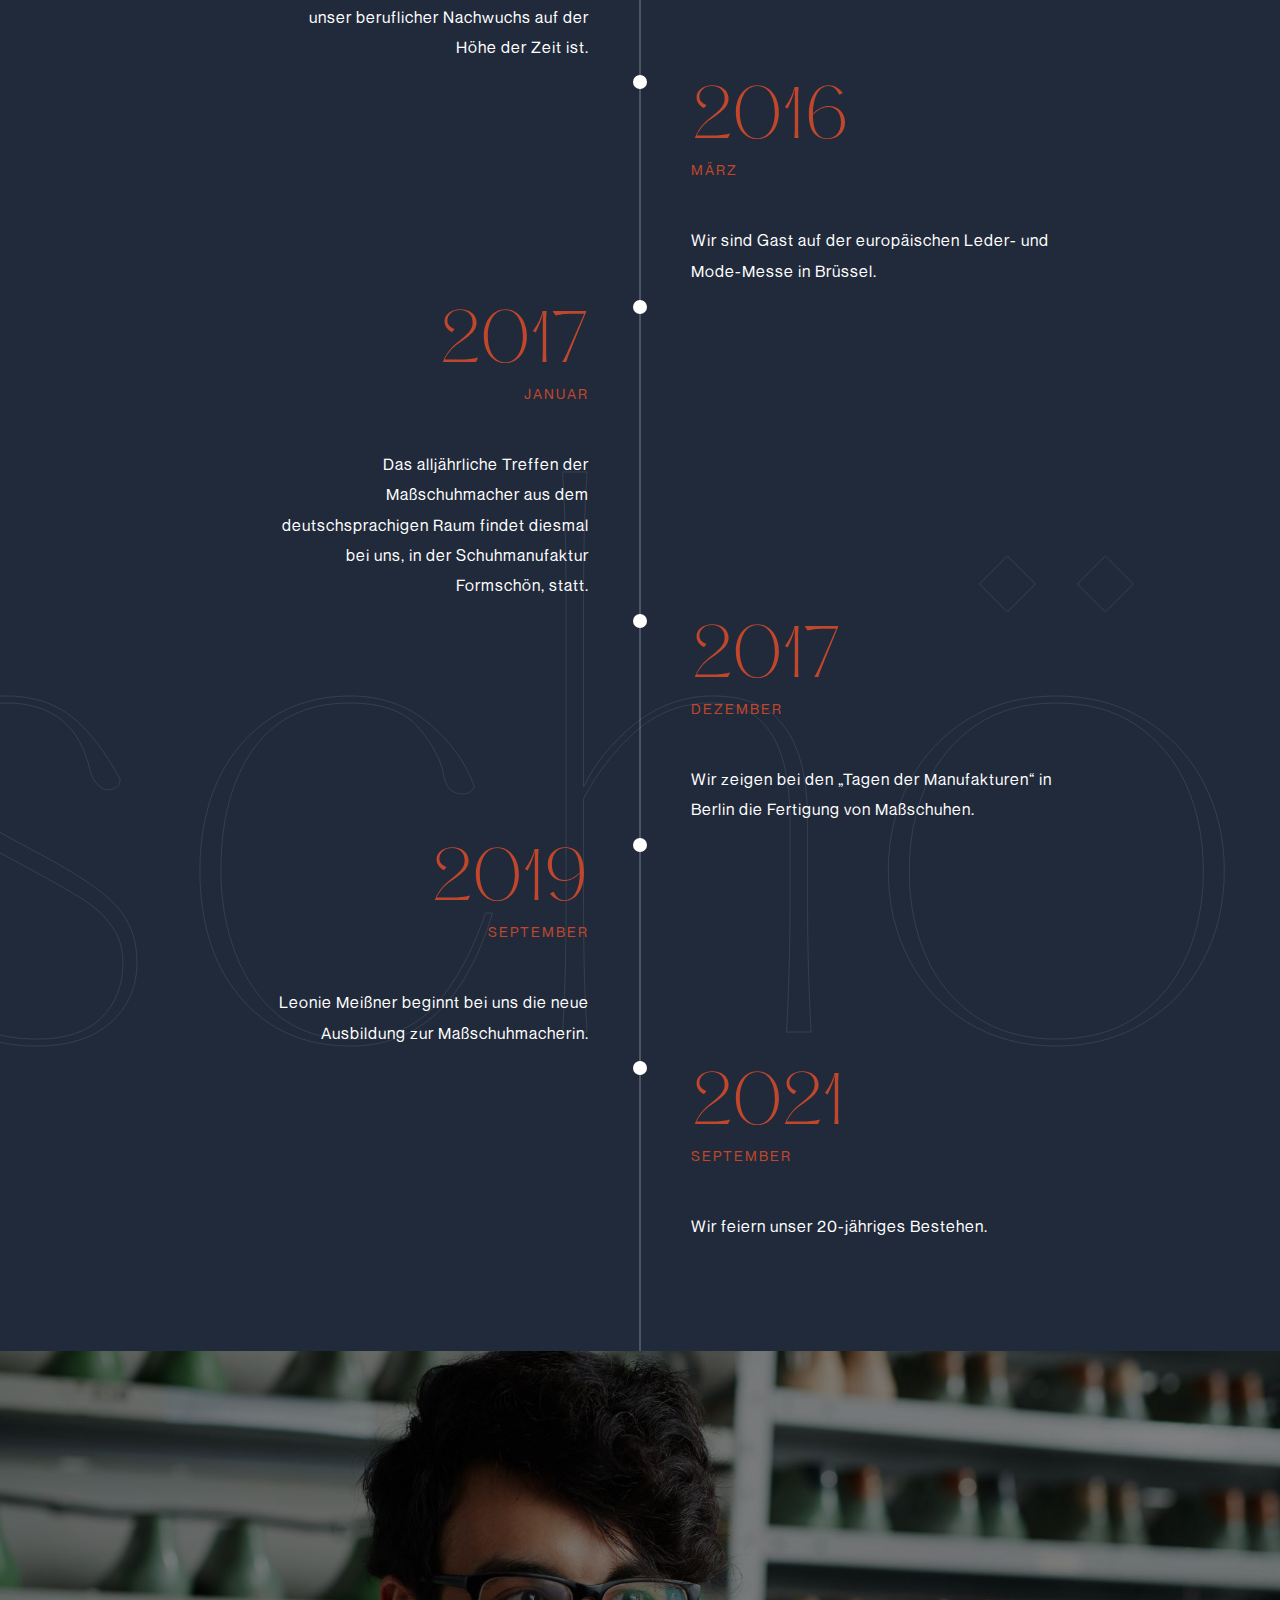
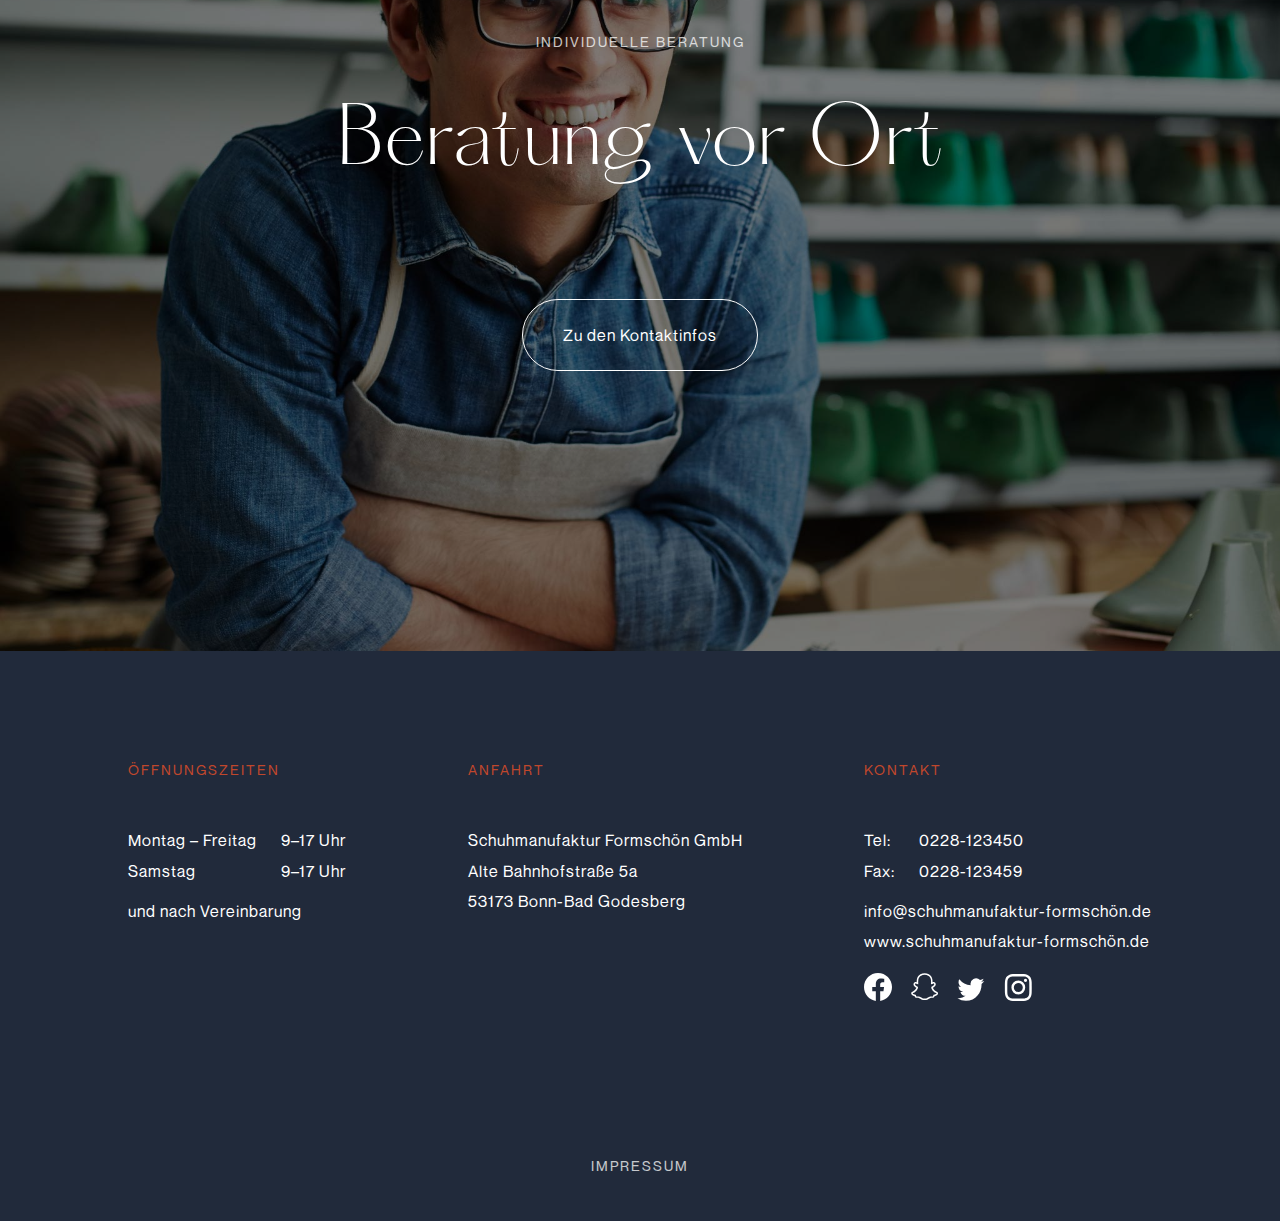
<file: jubilaeum.html>
<!DOCTYPE html>
<html lang="de">

<head>
    <meta charset="utf-8">
    <meta name="viewport" content="width=device-width, initial-scale=1.0">
    <meta name="description" content="Schuhmanufaktur Formschön in Bad Godesberg.">
    <title>20 Jahre Jubiläum</title>
    <link rel="stylesheet" href="css/main.css">
    <script src="js/menu.js"></script>
    <link rel="apple-touch-icon" sizes="180x180" href="/apple-touch-icon.png">
    <link rel="icon" type="image/png" sizes="32x32" href="favicon/favicon-32x32.png">
    <link rel="icon" type="image/png" sizes="16x16" href="favicon/favicon-16x16.png">
    <link rel="manifest" href="favicon/site.webmanifest">
    <link rel="mask-icon" href="favicon/safari-pinned-tab.svg" color="#c2332e">
    <meta name="msapplication-TileColor" content="#c2332e">
    <meta name="theme-color" content="#ffffff">
    <link rel="stylesheet" type="text/css" href="slick/slick.css" />
    <link rel="stylesheet" type="text/css" href="slick/slick-theme.css" />
    <script src="js/jquery-3.6.0.min.js"></script>
</head>

<body>
    <!-- ------- COMPONENT MENU -------- -->
    <div id="menu" class="menu">

        <div class="menu-button__container menu-button__container--close">
            <a href="javascript:void(0)" class="menu-button" onclick="closeNav()">Schliessen</a>
        </div>

        <div class="menu__content">
            <div class="menu__list">
                <a href="index.html" class="menu__list-item headline-h2">Home</a>
                <a href="leistungen.html" class="menu__list-item headline-h2">Leistungen</a>
                <a href="jubilaeum.html" class="menu__list-item menu__list-item--active headline-h2">Jubiläum</a>
                <a href="pflegetipps.html" class="menu__list-item headline-h2">Pflegetipps</a>
                <a href="kontakt.html" class="menu__list-item headline-h2">Kontakt</a>
            </div>
            <div class="social-icons">
                <a href="https://www.facebook.com/" target="_blank" class="social-icons__item"><img alt="Facebook"
                        src="icon/icon-facebook.svg" class="social-icons__svg"></a>
                <a href="https://www.snapchat.com/l/de-de/" target="_blank" class="social-icons__item"><img
                        alt="Snapchat" src="icon/icon-snapchat.svg" class="social-icons__svg"></a>
                <a href="https://twitter.com/" target="_blank" class="social-icons__item"><img alt="Twitter"
                        src="icon/icon-twitter.svg" class="social-icons__svg"></a>
                <a href="https://www.instagram.com/" target="_blank" class="social-icons__item"><img alt="Instagram"
                        src="icon/icon-instagram.svg" class="social-icons__svg"></a>
            </div>
        </div>

    </div>
    <div class="menu-button__container">
        <span class="menu-button" onclick="openNav()">Menü</span>
    </div>

    <!-- LOGO -->
    <div class="logo">
        <a class="logo__link" href="index.html">
            <img src="img/logo-black.svg" class="logo__svg" alt="Logo Schuhmanufaktur Formschön">
        </a>
    </div>

    <!-- START COMPONENT STAGE DETAIL -->

    <div class="stage-detail stage-detail--bg-secondary">
        <div class="stage-detail__content">
            <div class="stage-detail__headline">
                <span class="skyline skyline--cd-highlight">Wir über uns</span>
                <h2 class="headline-h2 headline-h2--big headline-h2--cd-black">20 Jahre<br /> Formschön</h2>
            </div>
        </div>
    </div>

    <!-- END COMPONENT STAGE DETAIL -->

    <!-- START COMPONENT IMAGE SLIDER -->
    <div class="image-slider__container">
        <div class="image-slider">
            <div class="image-slider__item image-slider__item--gutter-left">
                <img class="image-slider__img"
                    alt="Ein junger, lächelnder Mann mit Schürze beugt sich über einen Tisch. Im Hintergrund befinden sich eine Vielzahl von Leisten in einem Regal."
                    src="img/schuhmanufaktur-formschoen-individuelle-beratung.jpg" />
            </div>
            <div class="image-slider__item image-slider__item">
                <img class="image-slider__img"
                    alt="Ein Mann schneidet Leder auf einem Tisch maßgerecht zu. Im Hintergrund befinden sich Taschen auf einem Regal."
                    src="img/schuhmanufaktur-formschoen-fertigungsprozess.jpg" />
            </div>
            <div class="image-slider__item image-slider__item--gutter-right">
                <img class="image-slider__img"
                    alt="Eine Person nimmt Anpassungen an einem Stück Leder mit Reißverschluss an."
                    src="img/schuhmanufaktur-formschoen-anpassungen-taschen.jpg" />
            </div>

            <div class="image-slider__item image-slider__item--gutter-right">
                <img class="image-slider__img"
                    alt="Eine Frau fertigt an einer Maschine einen Leisten aus Holz maßgerecht zu."
                    src="img/schuhmanufaktur-formschoen-leiste-anfertigung.jpg" />
            </div>

            <div class="image-slider__item image-slider__item--gutter-right">
                <img class="image-slider__img" alt="Eine Frau vermisst mit einem Maßband die Füße eines Kundens."
                    src="img/schuhmanufaktur-formschoen-massanfertigung.jpg" />
            </div>
            <div class="image-slider__item image-slider__item--gutter-right">
                <img class="image-slider__img"
                    alt="Eine Person hält einen Schuh verkehrt herum in der Hand und schneidet mit dem anderen die Fäden bei der Schuhherstellung zu."
                    src="img/schuhmanufaktur-formschoen-massanfertigung-praezision.jpg" />
            </div>




        </div>

        <div class="image-slider__btn-container">
            <a class="image-slider__btn-back" href="#">
                <svg xmlns="http://www.w3.org/2000/svg" viewBox="0 0 22 15">
                    <path
                        d="M8.961 14.59C6.771 12.14 4.04 9.798.767 7.56 4.017 5.395 6.747 3.052 8.96.532l1.625.071-.036 1.625c-.777.447-2.083 1.248-3.92 2.402-2.025 1.248-3.497 2.119-4.415 2.613 4.097-.117 7.558-.247 10.384-.388 2.802-.142 5.322-.365 7.558-.671l1.413 1.342-1.413 1.342c-2.213-.259-4.674-.46-7.381-.6a683.029 683.029 0 00-10.49-.354c.989.518 2.448 1.401 4.38 2.65.54.329 1.13.682 1.765 1.059.636.4 1.342.836 2.12 1.307l.035 1.625-1.625.035z" />
                </svg>
            </a>
            <a class="image-slider__btn-forward" href="#">
                <svg xmlns="http://www.w3.org/2000/svg" viewBox="0 0 22 15">
                    <path
                        d="M13.375.53c2.19 2.448 4.921 4.791 8.194 7.028-3.25 2.166-5.98 4.51-8.194 7.029l-1.625-.071.036-1.625c.777-.447 2.083-1.248 3.92-2.402 2.025-1.247 3.497-2.119 4.415-2.613a506.68 506.68 0 00-10.384.388c-2.802.142-5.322.365-7.559.671L.766 7.593l1.412-1.342c2.214.26 4.674.46 7.382.6 2.708.118 6.205.236 10.49.354-.989-.518-2.448-1.401-4.38-2.65-.54-.329-1.13-.682-1.765-1.059-.636-.4-1.342-.836-2.12-1.307L11.75.565l1.625-.036z" />
                </svg>
            </a>
        </div>
    </div>
    <!-- END COMPONENT IMAGE SLIDER -->

    <!-- START TEXT COMPONENT -->
    <div class="text text--bg-secondary text--pos-relative text--height-15">
        <div class="badge__container">
            <div class="badge__jubilaeum">
                <img id="badge" class="badge" alt="20 Jahre Schönform Manufaktur" src="img/badge-detail.svg" />
            </div>
        </div>
        <span class="skyline skyline--spacing skyline--cd-highlight">Feiern Sie mit uns!</span>
        <p class="paragraph paragraph--big paragraph--cd-black">
            Im September 2001 eröffneten wir Geschwister, Maria Gracia und Paolo Zuretti, in Bad Godesberg unsere
            Schuhmanufaktur. Zuvor hatten wir beide den Meisterbrief erworben und mehrere Jahre in verschiedenen
            Werkstätten
            Berufserfahrung gesammelt. Im September 2021 feiern wir also das 20-jährige Bestehen unserer Manufaktur. Wir
            freuen uns auf Ihren Besuch – ob online oder direkt in der Alten Bahnhofstraße 5a in Bonn-Bad Godesberg.
        </p>
    </div>

    <!-- START COMPONENT TEASER: UNSERE MEILENSTEINE -->

    <div class="teaser teaser--big teaser--bg-primary teaser--height-xs">
        <img class="teaser__image teaser__image--20 teaser__image--20-jahre" alt="Wir feiern 20 Jahre Formschön."
            src="img/unsere-meilensteine-20.svg" />
        <div class="teaser__content">
            <h2 class="headline-hero headline-hero--cd-white">
                <strong>Unsere</strong><br />Meilensteine
            </h2>
        </div>
    </div>
    <!-- END COMPONENT TEASER: UNSERE MEILENSTEINE -->

    <!-- START COMPONENT TIMELINE -->
    <div class="timeline">
        <img class="timeline__additive timeline__additive--form" src="img/formschoen-additive-form.svg" />
        <img class="timeline__additive timeline__additive--schoen" src="img/formschoen-additive-schoen.svg" />
        <div class="timeline__item">
            <h2 class="headline-h3 headline-h3--cd-highlight">2002</h2>
            <span class="skyline skyline--cd-highlight">September</span>
            <p class="paragraph paragraph--cd-white paragraph--small">
                Gemeinsam eröffnen wir Geschwister, Maria Gracia und Paolo Zuretti, in Bad Godesberg unsere
                Schuhmanufaktur. Wir haben beide den Meisterbrief erworben und bereits mehrere Jahre Berufserfahrung in
                verschiedenen Werkstätten gesammelt.
            </p>
        </div>
        <div class="timeline__item timeline__item--mirrored">
            <h2 class="headline-h3 headline-h3--cd-highlight">2004</h2>
            <span class="skyline skyline--cd-highlight">September</span>
            <p class="paragraph paragraph--cd-white paragraph--small">
                Lukas Bischoff beginnt seine Ausbildung bei uns. Heute ist er im Team der Spezialist für die
                Schäfte-Herstellung.
            </p>
        </div>
        <div class="timeline__item">
            <h2 class="headline-h3 headline-h3--cd-highlight">2007</h2>
            <span class="skyline skyline--cd-highlight">August</span>
            <p class="paragraph paragraph--cd-white paragraph--small">
                Das WDR-Regionalfernsehen besucht die Manufaktur und porträtiert unsere Arbeit. Das ist der Durchbruch:
                Viele potenzielle Kunden und Kundinnen werden auf uns aufmerksam – nicht nur im Rheinland.
            </p>
        </div>
        <div class="timeline__item timeline__item--mirrored">
            <h2 class="headline-h3 headline-h3--cd-highlight">2010</h2>
            <span class="skyline skyline--cd-highlight">Mai</span>
            <p class="paragraph paragraph--cd-white paragraph--small">
                Neben Werkstatt und Laden eröffnen wir einen kleinen Showroom. Hier ist eine individuelle Atmosphäre
                beim Maßnehmen und bei der Anprobe gewährleistet.
            </p>
        </div>
        <div class="timeline__item">
            <h2 class="headline-h3 headline-h3--cd-highlight">2014</h2>
            <span class="skyline skyline--cd-highlight">Oktober</span>
            <p class="paragraph paragraph--cd-white paragraph--small">
                Die Schuhmanufaktur Formschön präsentiert ihre Modelle auf der Leistungsschau des rheinischen Handwerks
                in Düsseldorf.
            </p>
        </div>
        <div class="timeline__item timeline__item--mirrored">
            <h2 class="headline-h3 headline-h3--cd-highlight">2015</h2>
            <span class="skyline skyline--cd-highlight">Dezember</span>
            <p class="paragraph paragraph--cd-white paragraph--small">
                Wir beteiligen uns an der Neuordnung des Berufs „Maßschuhmacher/-in“, damit unser beruflicher Nachwuchs
                auf der Höhe der Zeit ist.
            </p>
        </div>
        <div class="timeline__item">
            <h2 class="headline-h3 headline-h3--cd-highlight">2016</h2>
            <span class="skyline skyline--cd-highlight">März</span>
            <p class="paragraph paragraph--cd-white paragraph--small">
                Wir sind Gast auf der europäischen Leder- und Mode-Messe in Brüssel.
            </p>
        </div>
        <div class="timeline__item timeline__item--mirrored">
            <h2 class="headline-h3 headline-h3--cd-highlight">2017</h2>
            <span class="skyline skyline--cd-highlight">Januar</span>
            <p class="paragraph paragraph--cd-white paragraph--small">
                Das alljährliche Treffen der Maßschuhmacher aus dem deutschsprachigen Raum findet diesmal bei uns, in
                der Schuhmanufaktur Formschön, statt.
            </p>
        </div>
        <div class="timeline__item">
            <h2 class="headline-h3 headline-h3--cd-highlight">2017</h2>
            <span class="skyline skyline--cd-highlight">Dezember</span>
            <p class="paragraph paragraph--cd-white paragraph--small">
                Wir zeigen bei den „Tagen der Manufakturen“ in Berlin die Fertigung von Maßschuhen.
            </p>
        </div>
        <div class="timeline__item timeline__item--mirrored">
            <h2 class="headline-h3 headline-h3--cd-highlight">2019</h2>
            <span class="skyline skyline--cd-highlight">September</span>
            <p class="paragraph paragraph--cd-white paragraph--small">
                Leonie Meißner beginnt bei uns die neue Ausbildung zur Maßschuhmacherin.
            </p>
        </div>
        <div class="timeline__item">
            <h2 class="headline-h3 headline-h3--cd-highlight">2021</h2>
            <span class="skyline skyline--cd-highlight">September</span>
            <p class="paragraph paragraph--cd-white paragraph--small">
                Wir feiern unser 20-jähriges Bestehen.
            </p>
        </div>
        <div class="timeline__item timeline__item--last-item timeline__item--mirrored">
        </div>


    </div>

    <!-- END COMPONENT TIMELINE -->

    <!-- START COMPONENT KONTAKT -->
    <div class="teaser teaser--big teaser--height-m">
        <img class="teaser__image teaser__image--50"
            alt="Ein junger, lächelnder Mann mit Schürze beugt sich über einen Tisch. Im Hintergrund befinden sich eine Vielzahl von Leisten in einem Regal."
            src="img/schuhmanufaktur-formschoen-individuelle-beratung.jpg" />
        <div class="teaser__content">
            <span class="skyline skyline--cd-white skyline--transparency">Individuelle Beratung</span>
            <h2 class="headline-h2 headline-h2--centered headline-h2--cd-white">Beratung vor Ort</h2>
            <div class="button">
                <a href="kontakt.html" class="button__content">Zu den Kontaktinfos</a>
            </div>
        </div>
    </div>

    <!-- ------- COMPONENT FOOTER -------- -->

    <footer id="footer" class="footer">
        <div class="footer__list">
            <div class="info info--margin-bottom">
                <span class="skyline skyline--cd-highlight">Öffnungszeiten</span>
                <div class="info__list">
                    <div class="info__additive">
                        <span class="info__additive-item paragraph paragraph--small">Montag –
                            Freitag<br />Samstag</span>
                        <span class="info__additive-item paragraph paragraph--small">9–17 Uhr<br />9–17 Uhr</span>
                    </div>
                    <span class="info__paragraph paragraph paragraph--small">und nach Vereinbarung
                    </span>
                </div>
            </div>
            <div class="info info--margin-bottom">
                <span class="skyline skyline--cd-highlight">Anfahrt</span>
                <div class="info__list">
                    <span class="info__paragraph paragraph paragraph--small">Schuhmanufaktur Formschön GmbH<br />Alte
                        Bahnhofstraße 5a<br />53173 Bonn-Bad Godesberg
                    </span>
                </div>
            </div>

            <div class="info">
                <span class="skyline skyline--cd-highlight">Kontakt</span>
                <div class="info__list">
                    <div class="info__additive">
                        <span class="info__additive-item paragraph paragraph--small">Tel:<br />Fax:</span>
                        <span class="info__additive-item paragraph paragraph--small">0228-123450<br />0228-123459</span>
                    </div>
                    <div class="info__contact-wrapper">
                        <a href="mailto:info@schuhmanufaktur-formschön.de"
                            class="info__paragraph paragraph info__paragraph--no-spacing info__paragraph-link paragraph--small">info@schuhmanufaktur-formschön.de
                        </a>
                        <a href="http://www.xn--schuhmanufaktur-formschn-7oc.de/" target="_blank"
                            class="info__paragraph paragraph info__paragraph-link paragraph--small">www.schuhmanufaktur-formschön.de
                        </a>
                    </div>


                    <div class="social-icons">
                        <a href="https://www.facebook.com/" target="_blank" class="social-icons__item"><img
                                alt="Facebook" src="icon/icon-facebook.svg" class="social-icons__svg"></a>
                        <a href="https://www.snapchat.com/l/de-de/" target="_blank" class="social-icons__item">
                            <img alt="Snapchat" src="icon/icon-snapchat.svg" class="social-icons__svg"></a>
                        <a href="https://twitter.com/" target="_blank" class="social-icons__item"><img alt="Twitter"
                                src="icon/icon-twitter.svg" class="social-icons__svg"></a>
                        <a href="https://www.instagram.com/" target="_blank" class="social-icons__item"><img
                                alt="Instagram" src="icon/icon-instagram.svg" class="social-icons__svg"></a>
                    </div>
                </div>
            </div>
        </div>
        <div class="footer__impressum">
            <a class="footer__link skyline skyline--cd-white skyline--transparency skyline--hover skyline--spacing-none"
                href="impressum.html">Impressum</a>
        </div>
    </footer>

    <!-- Slick SLIDER -->
    <script src="slick/slick.min.js"></script>
    <script src="js/slick-initialize.js"></script>
    <script src="js/scroll-indicator.js"></script>
    <script src="js/rotate.js"></script>

</body>

</html>
</file>
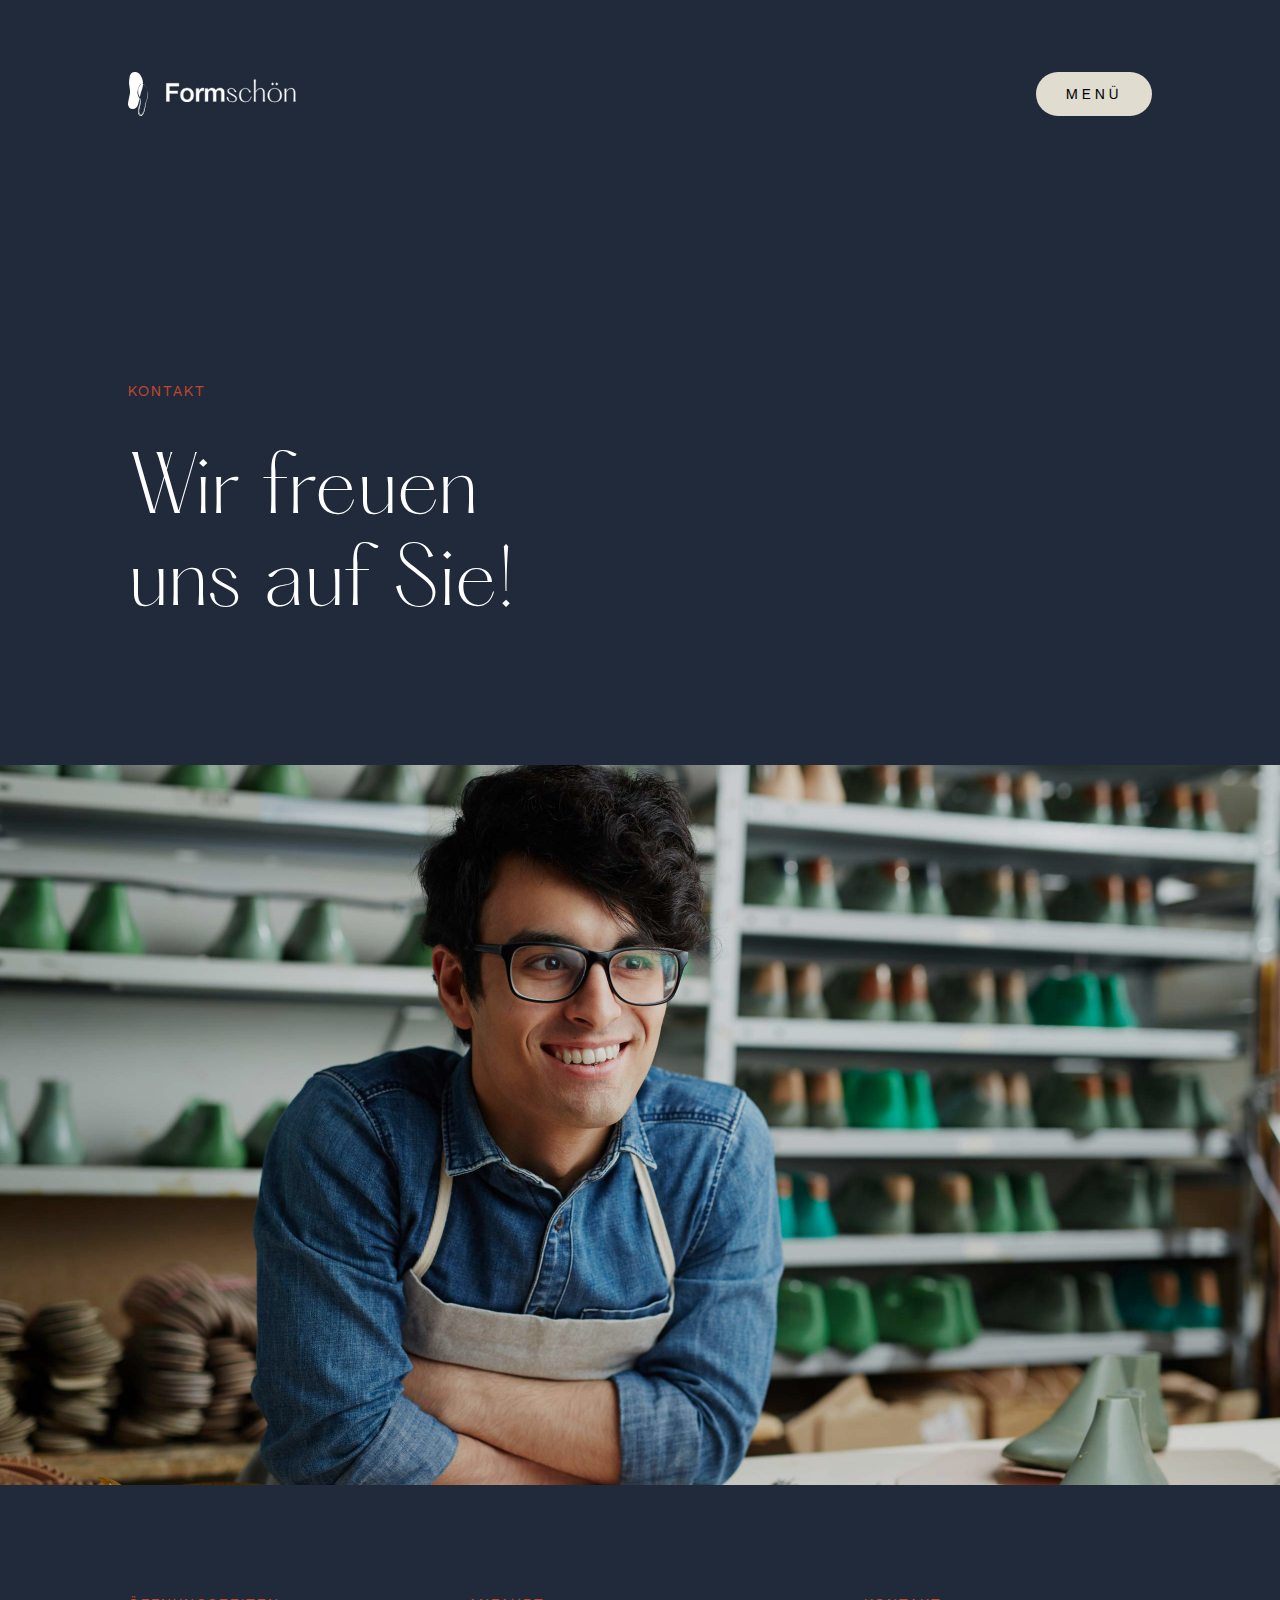
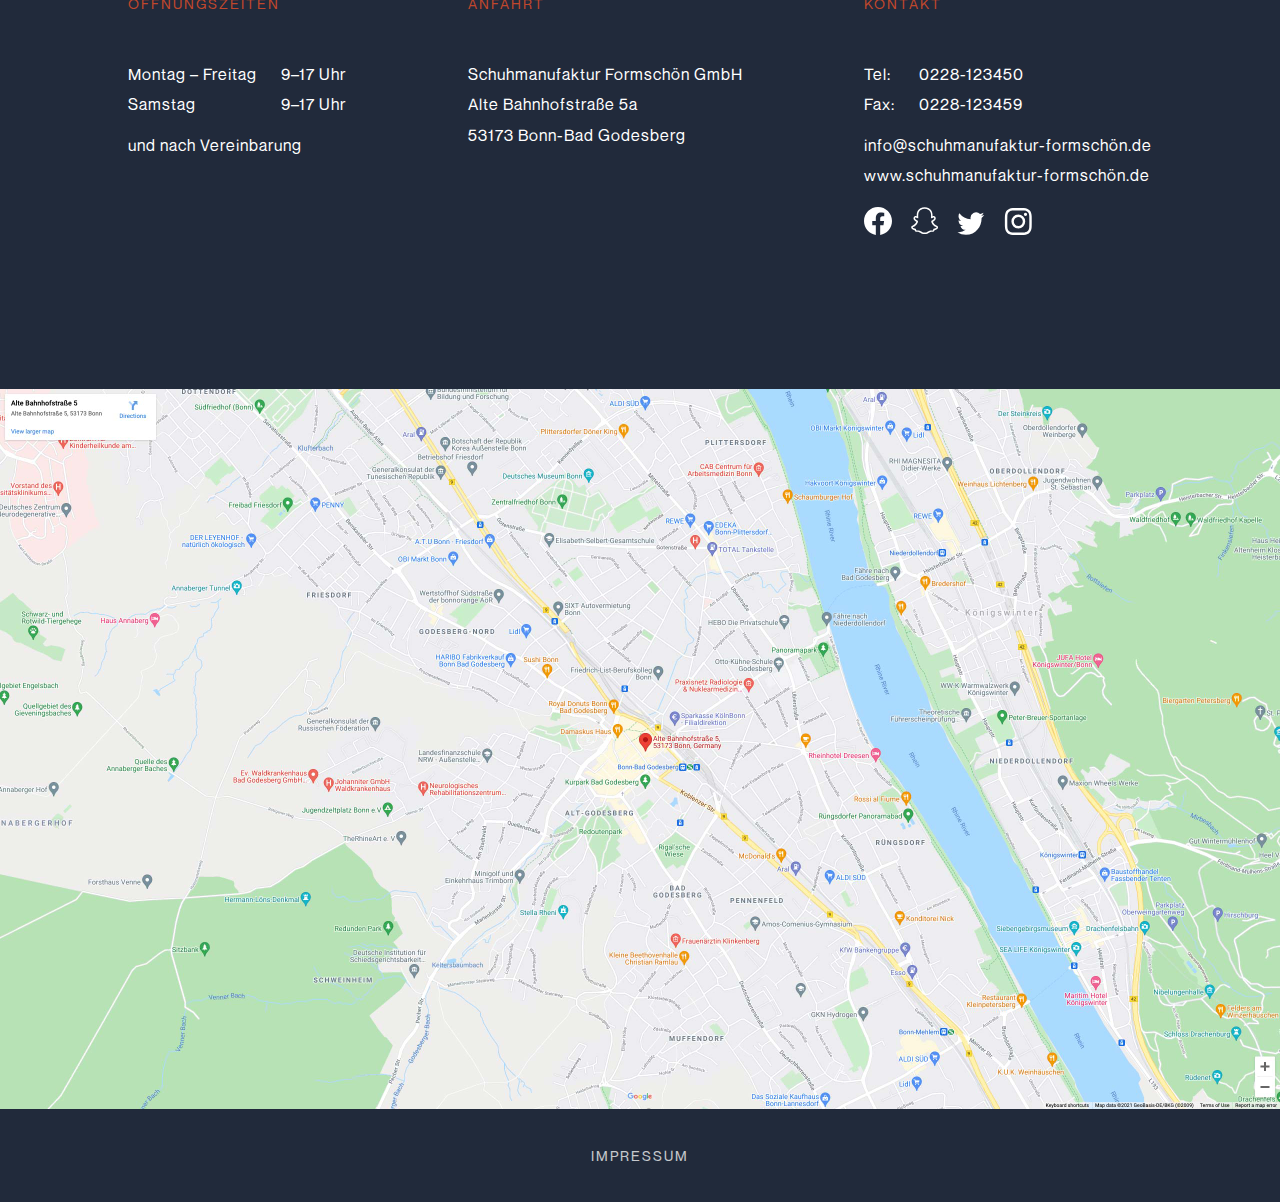
<file: kontakt.html>
<!DOCTYPE html>
<html lang="de">

<head>
    <meta charset="utf-8">
    <meta name="viewport" content="width=device-width, initial-scale=1.0">
    <meta name="description" content="Schuhmanufaktur Formschön in Bad Godesberg.">
    <title>Kontakt</title>
    <link rel="stylesheet" href="css/main.css">
    <script src="js/menu.js"></script>
    <link rel="apple-touch-icon" sizes="180x180" href="/apple-touch-icon.png">
    <link rel="icon" type="image/png" sizes="32x32" href="favicon/favicon-32x32.png">
    <link rel="icon" type="image/png" sizes="16x16" href="favicon/favicon-16x16.png">
    <link rel="manifest" href="favicon/site.webmanifest">
    <link rel="mask-icon" href="favicon/safari-pinned-tab.svg" color="#c2332e">
    <meta name="msapplication-TileColor" content="#c2332e">
    <meta name="theme-color" content="#ffffff">
</head>

<body>
    <!-- ------- COMPONENT MENU -------- -->
    <div id="menu" class="menu">

        <div class="menu-button__container menu-button__container--close">
            <a href="javascript:void(0)" class="menu-button" onclick="closeNav()">Schliessen</a>
        </div>


        <div class="menu__content">
            <div class="menu__list">
                <a href="index.html" class="menu__list-item headline-h2">Home</a>
                <a href="leistungen.html" class="menu__list-item headline-h2">Leistungen</a>
                <a href="jubilaeum.html" class="menu__list-item headline-h2">Jubiläum</a>
                <a href="pflegetipps.html" class="menu__list-item headline-h2">Pflegetipps</a>
                <a href="kontakt.html" class="menu__list-item menu__list-item--active headline-h2">Kontakt</a>
            </div>
            <div class="social-icons">
                <a href="https://www.facebook.com/" target="_blank" class="social-icons__item"><img alt="Facebook"
                        src="icon/icon-facebook.svg" class="social-icons__svg"></a>
                <a href="https://www.snapchat.com/l/de-de/" target="_blank" class="social-icons__item"><img
                        alt="Snapchat" src="icon/icon-snapchat.svg" class="social-icons__svg"></a>
                <a href="https://twitter.com/" target="_blank" class="social-icons__item"><img alt="Twitter"
                        src="icon/icon-twitter.svg" class="social-icons__svg"></a>
                <a href="https://www.instagram.com/" target="_blank" class="social-icons__item"><img alt="Instagram"
                        src="icon/icon-instagram.svg" class="social-icons__svg"></a>
            </div>
        </div>

    </div>
    <div class="menu-button__container">
        <span class="menu-button" onclick="openNav()">Menü</span>
    </div>

    <!-- LOGO -->
    <div class="logo">
        <a class="logo__link" href="index.html">
            <img src="img/logo-white.svg" class="logo__svg" alt="Logo Schuhmanufaktur Formschön">
        </a>
    </div>


    <!-- START COMPONENT STAGE DETAIL -->

    <div class="stage-detail stage-detail--bg-primary">
        <div class="stage-detail__content">
            <div class="stage-detail__headline">
                <span class="skyline skyline--cd-highlight">Kontakt</span>
                <h2 class="headline-h2 headline-h2--big headline-h2--cd-white">Wir freuen<br /> uns auf Sie!</h2>
            </div>
        </div>
    </div>

    <!-- END COMPONENT STAGE DETAIL -->

    <!-- START COMPONENT KONTAKT -->
    <div class="teaser teaser--big teaser--height-contact">
        <img class="teaser__image teaser__image--85"
            alt="Ein junger, lächelnder Mann mit Schürze beugt sich über einen Tisch.  Im Hintergrund befinden sich eine Vielzahl von Leisten in einem Regal."
            src="img/schuhmanufaktur-formschoen-individuelle-beratung.jpg" />
    </div>

    <!-- END COMPONENT KONTAKT -->


    <footer class="footer">
        <div class="footer__list">
            <div class="info info--margin-bottom">
                <span class="skyline skyline--cd-highlight">Öffnungszeiten</span>
                <div class="info__list">
                    <div class="info__additive">
                        <span class="info__additive-item paragraph paragraph--small">Montag –
                            Freitag<br />Samstag</span>
                        <span class="info__additive-item paragraph paragraph--small">9–17 Uhr<br />9–17 Uhr</span>
                    </div>
                    <span class="info__paragraph paragraph paragraph--small">und nach Vereinbarung
                    </span>
                </div>
            </div>
            <div class="info info--margin-bottom">
                <span class="skyline skyline--cd-highlight">Anfahrt</span>
                <div class="info__list">
                    <span class="info__paragraph paragraph paragraph--small">Schuhmanufaktur Formschön GmbH<br />Alte
                        Bahnhofstraße 5a<br />53173 Bonn-Bad Godesberg
                    </span>
                </div>
            </div>
            <div class="info">
                <span class="skyline skyline--cd-highlight">Kontakt</span>
                <div class="info__list">
                    <div class="info__additive">
                        <span class="info__additive-item paragraph paragraph--small">Tel:<br />Fax:</span>
                        <span class="info__additive-item paragraph paragraph--small">0228-123450<br />0228-123459</span>
                    </div>
                    <div class="info__contact-wrapper">
                        <a href="mailto:info@schuhmanufaktur-formschön.de"
                            class="info__paragraph paragraph info__paragraph--no-spacing info__paragraph-link paragraph--small">info@schuhmanufaktur-formschön.de
                        </a>
                        <a href="http://www.xn--schuhmanufaktur-formschn-7oc.de/" target="_blank"
                            class="info__paragraph paragraph info__paragraph-link paragraph--small">www.schuhmanufaktur-formschön.de
                        </a>
                    </div>


                    <div class="social-icons">
                        <a href="https://www.facebook.com/" target="_blank" class="social-icons__item"><img
                                alt="Facebook" src="icon/icon-facebook.svg" class="social-icons__svg"></a>
                        <a href="https://www.snapchat.com/l/de-de/" target="_blank" class="social-icons__item">
                            <img alt="Snapchat" src="icon/icon-snapchat.svg" class="social-icons__svg"></a>
                        <a href="https://twitter.com/" target="_blank" class="social-icons__item"><img alt="Twitter"
                                src="icon/icon-twitter.svg" class="social-icons__svg"></a>
                        <a href="https://www.instagram.com/" target="_blank" class="social-icons__item"><img
                                alt="Instagram" src="icon/icon-instagram.svg" class="social-icons__svg"></a>
                    </div>
                </div>
            </div>
        </div>
    </footer>



    <!-- START MAP COMPONENT -->

    <div class="map">
        <a class="map__img-link" target="_blank"
            href="https://maps.google.com/maps?ll=50.67572,6.917305&z=10&t=m&hl=en&gl=US&mapclient=embed&q=Alte%20Bahnhofstra%C3%9Fe%205%2053173%20Bonn">
            <div class="map__notification">
                <p class="paragraph paragraph--big paragraph--cd-white">Weiter zu Google Maps</p>
            </div>
            <img class="map__image" alt="Google Maps Karte für die Erleichterung zur Anfahrt."
                src="img/map-fallback.jpg" />
        </a>
    </div>

    <!-- ------- COMPONENT FOOTER -------- -->



    <footer id="footer" class="footer">
        <div class="footer__impressum footer__impressum--contact">
            <a class="footer__link skyline skyline--cd-white skyline--transparency skyline--hover skyline--spacing-none"
                href="impressum.html">Impressum</a>
        </div>
    </footer>

</body>

</html>
</file>
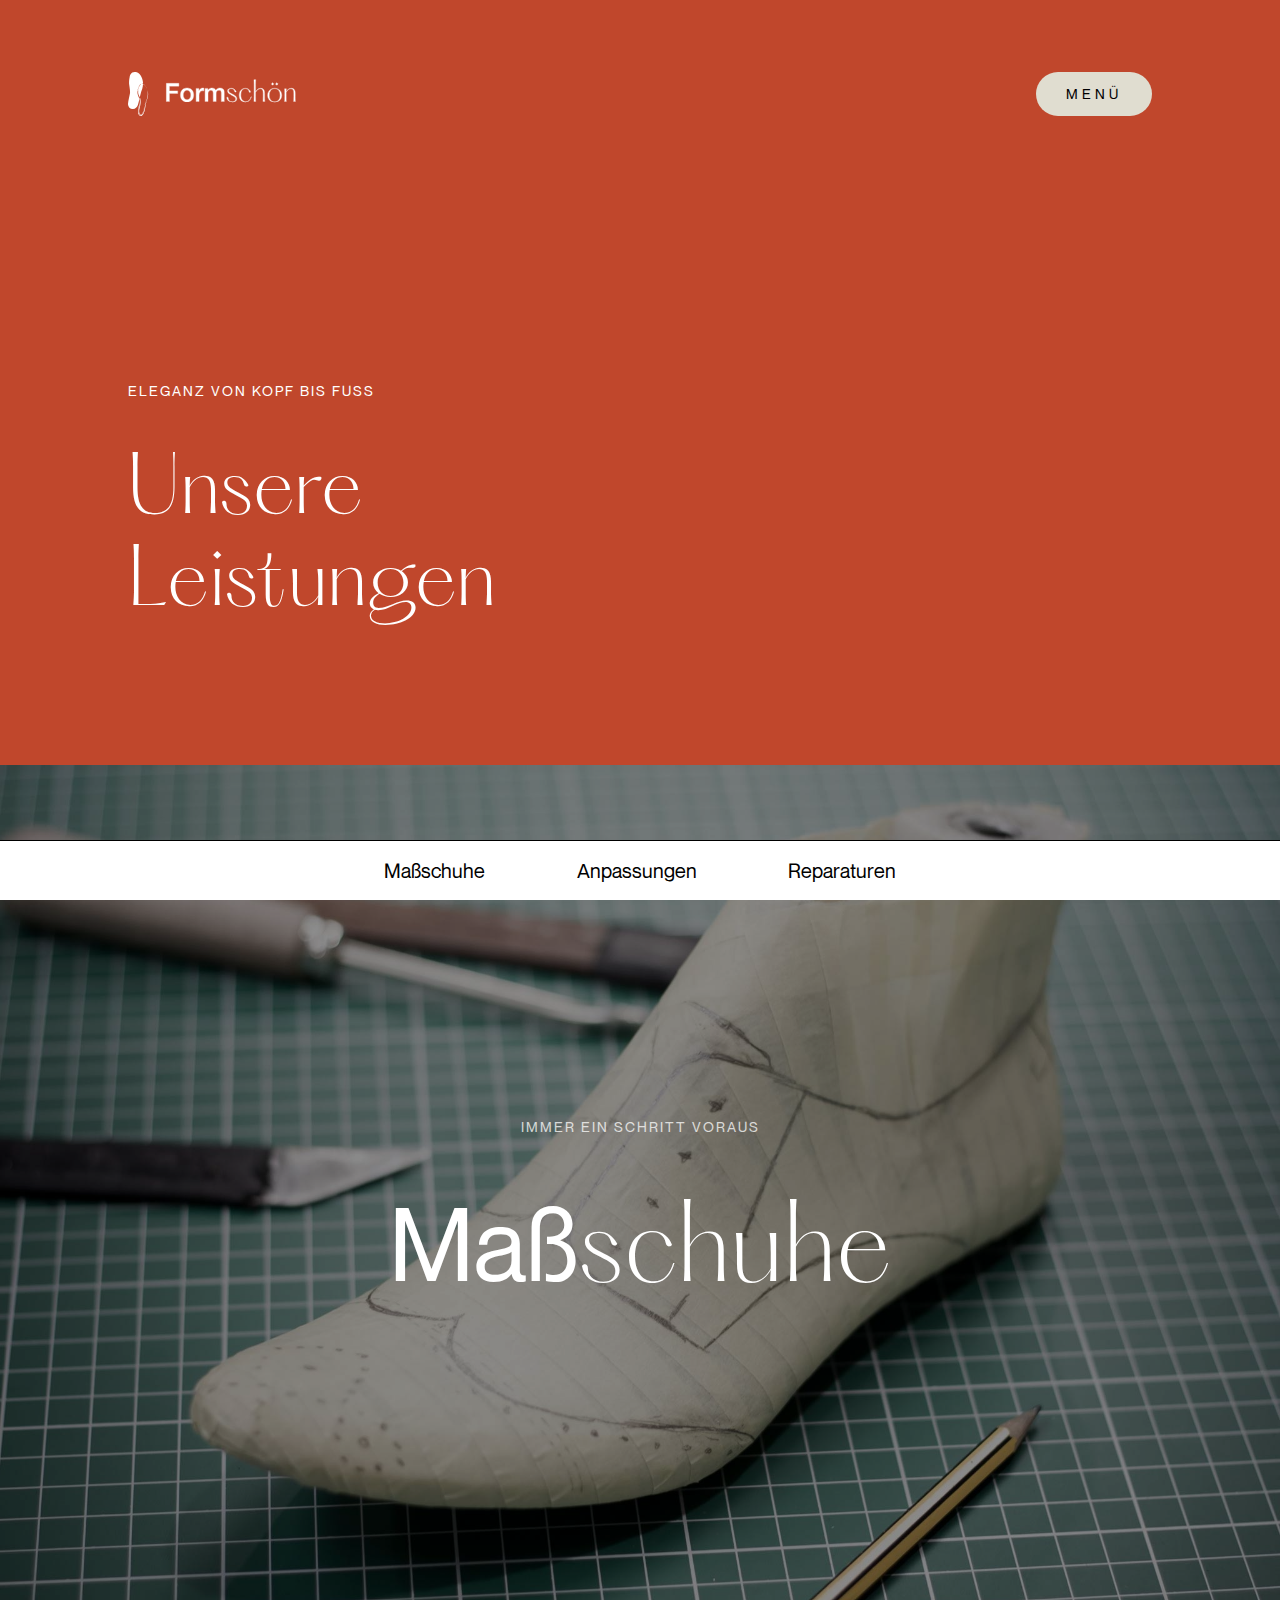
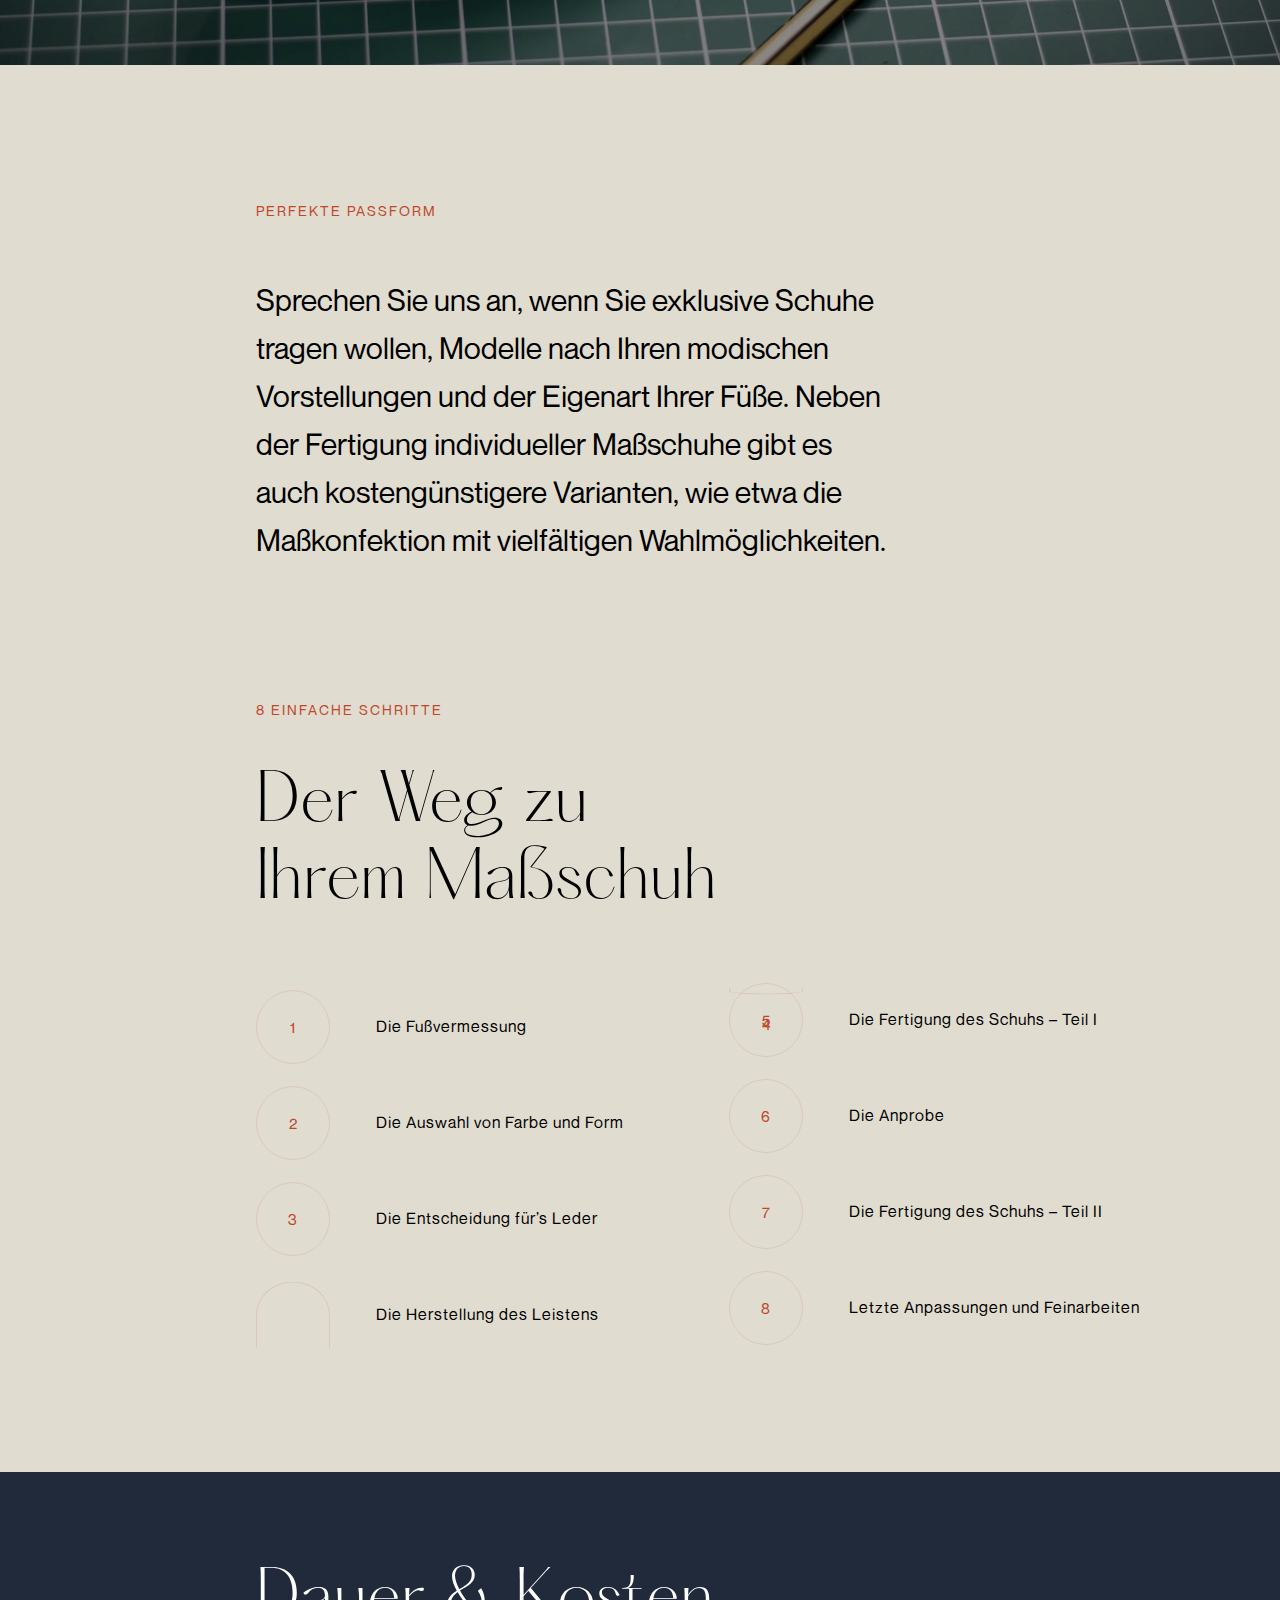
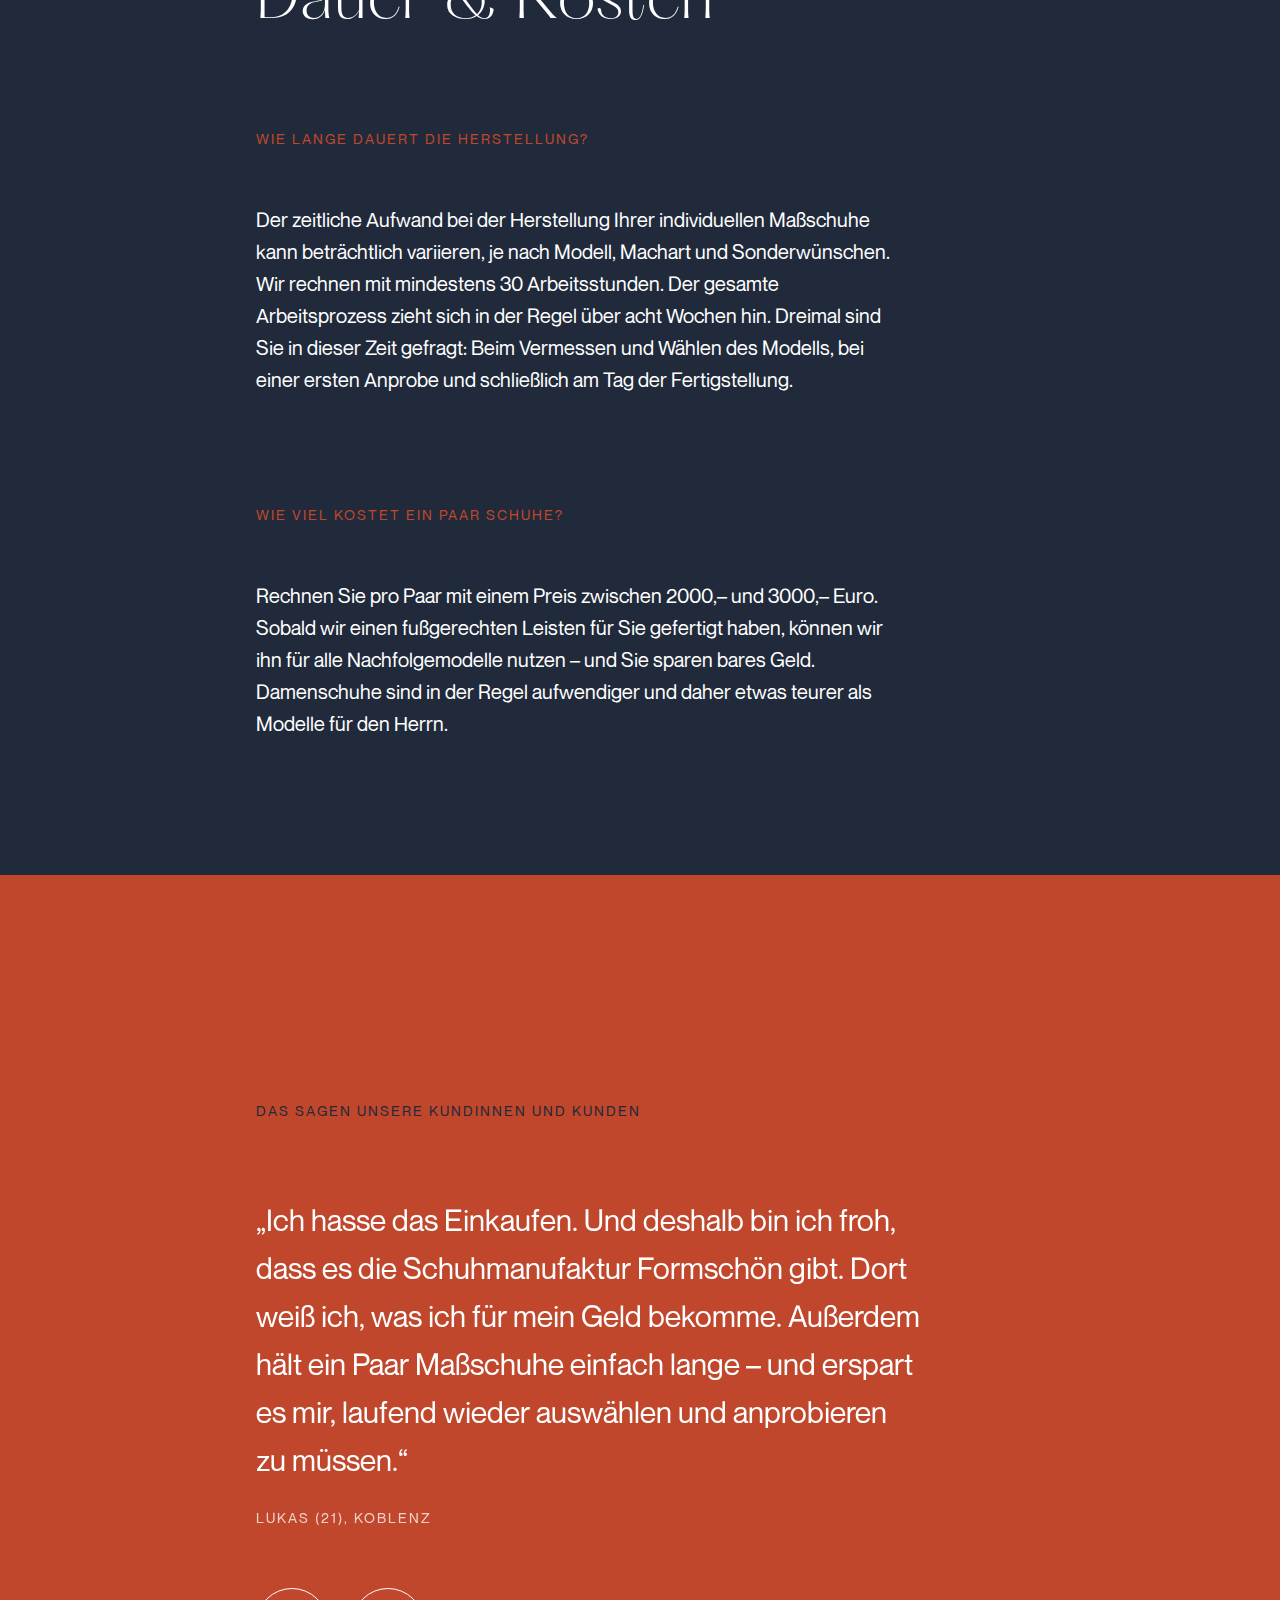
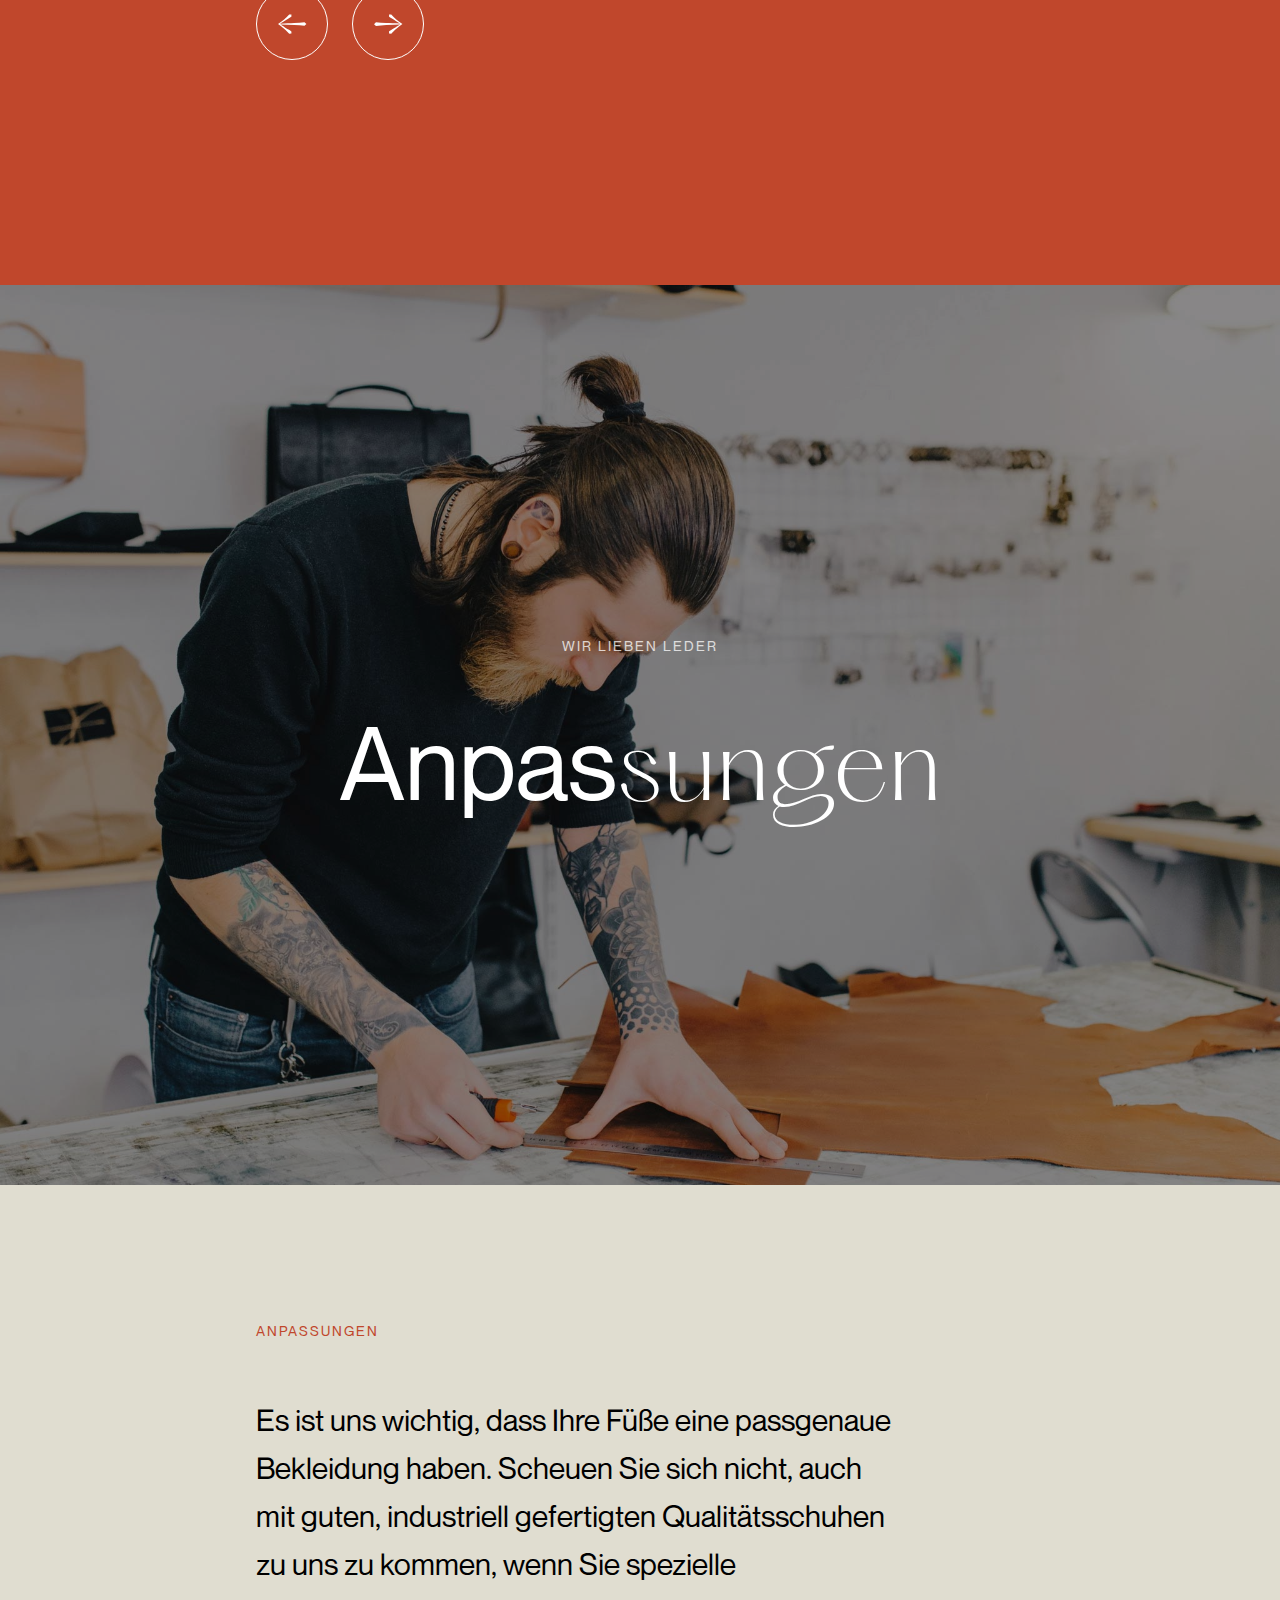
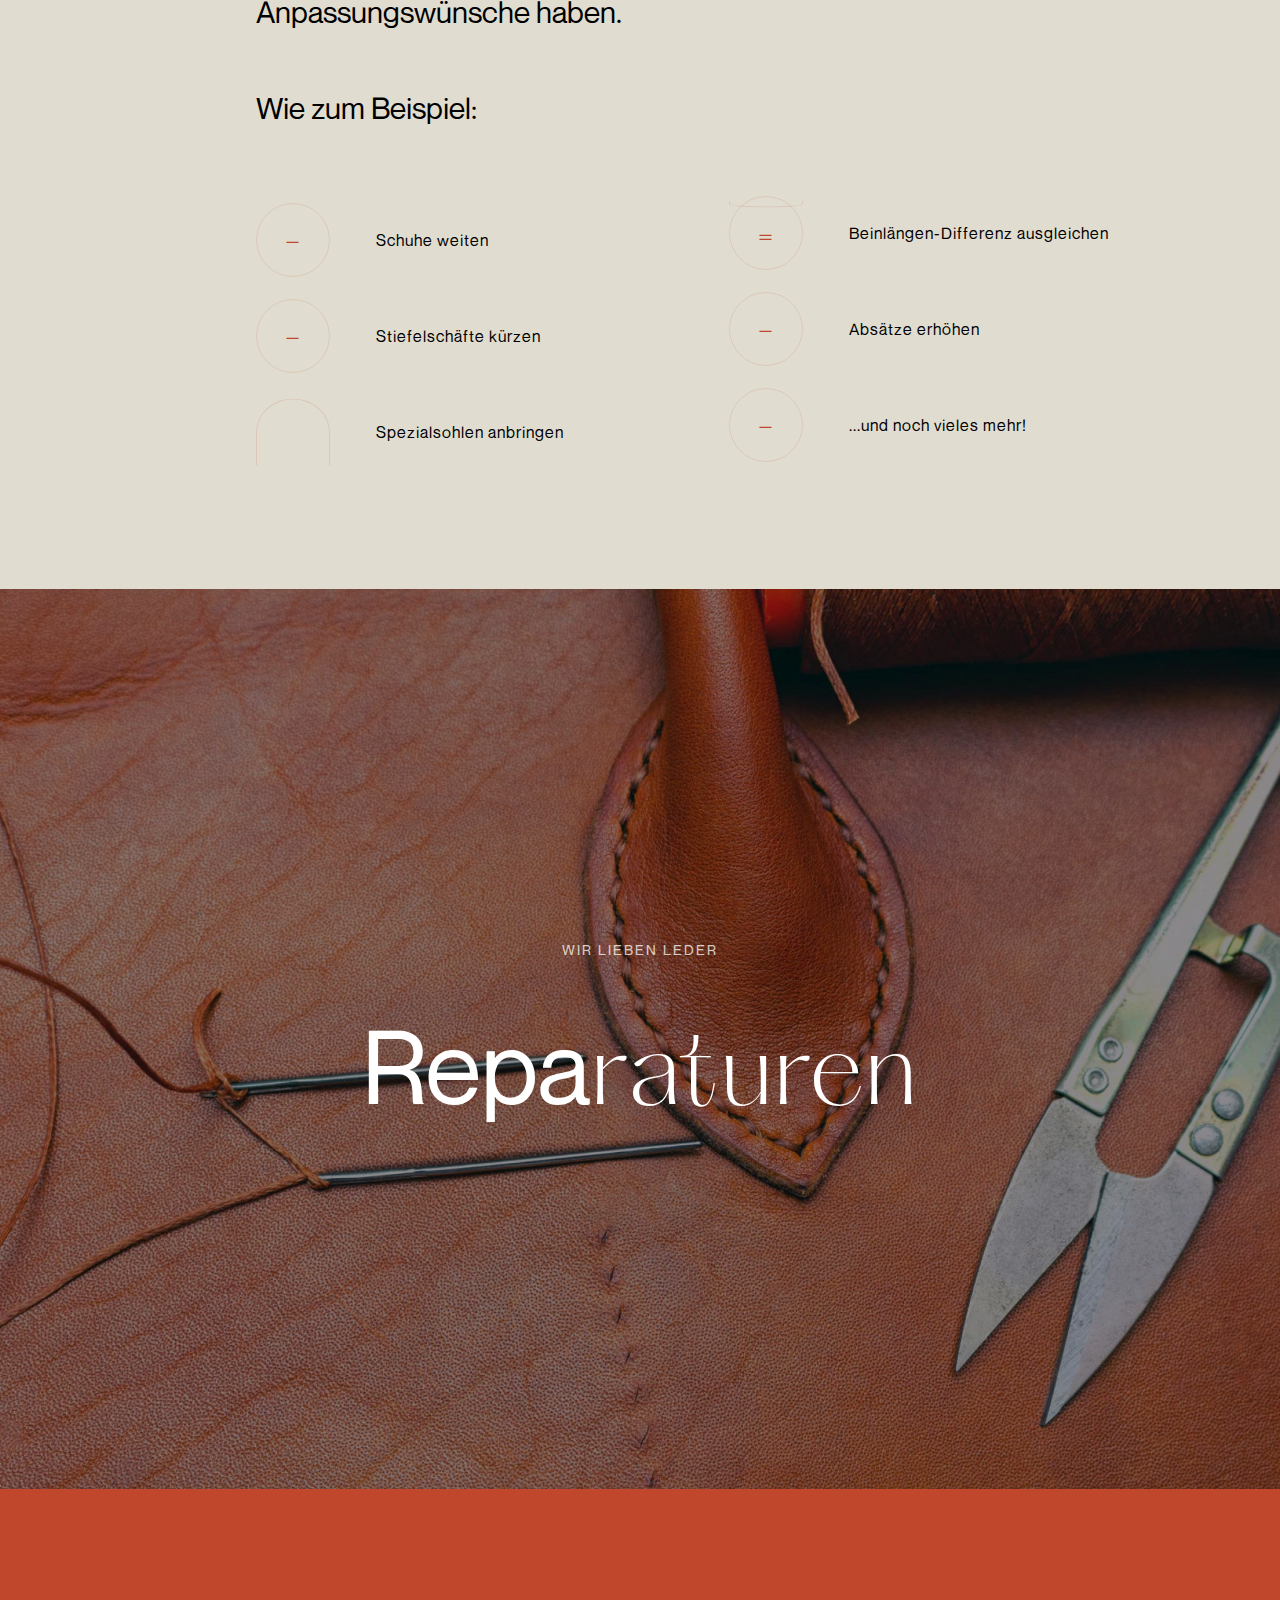
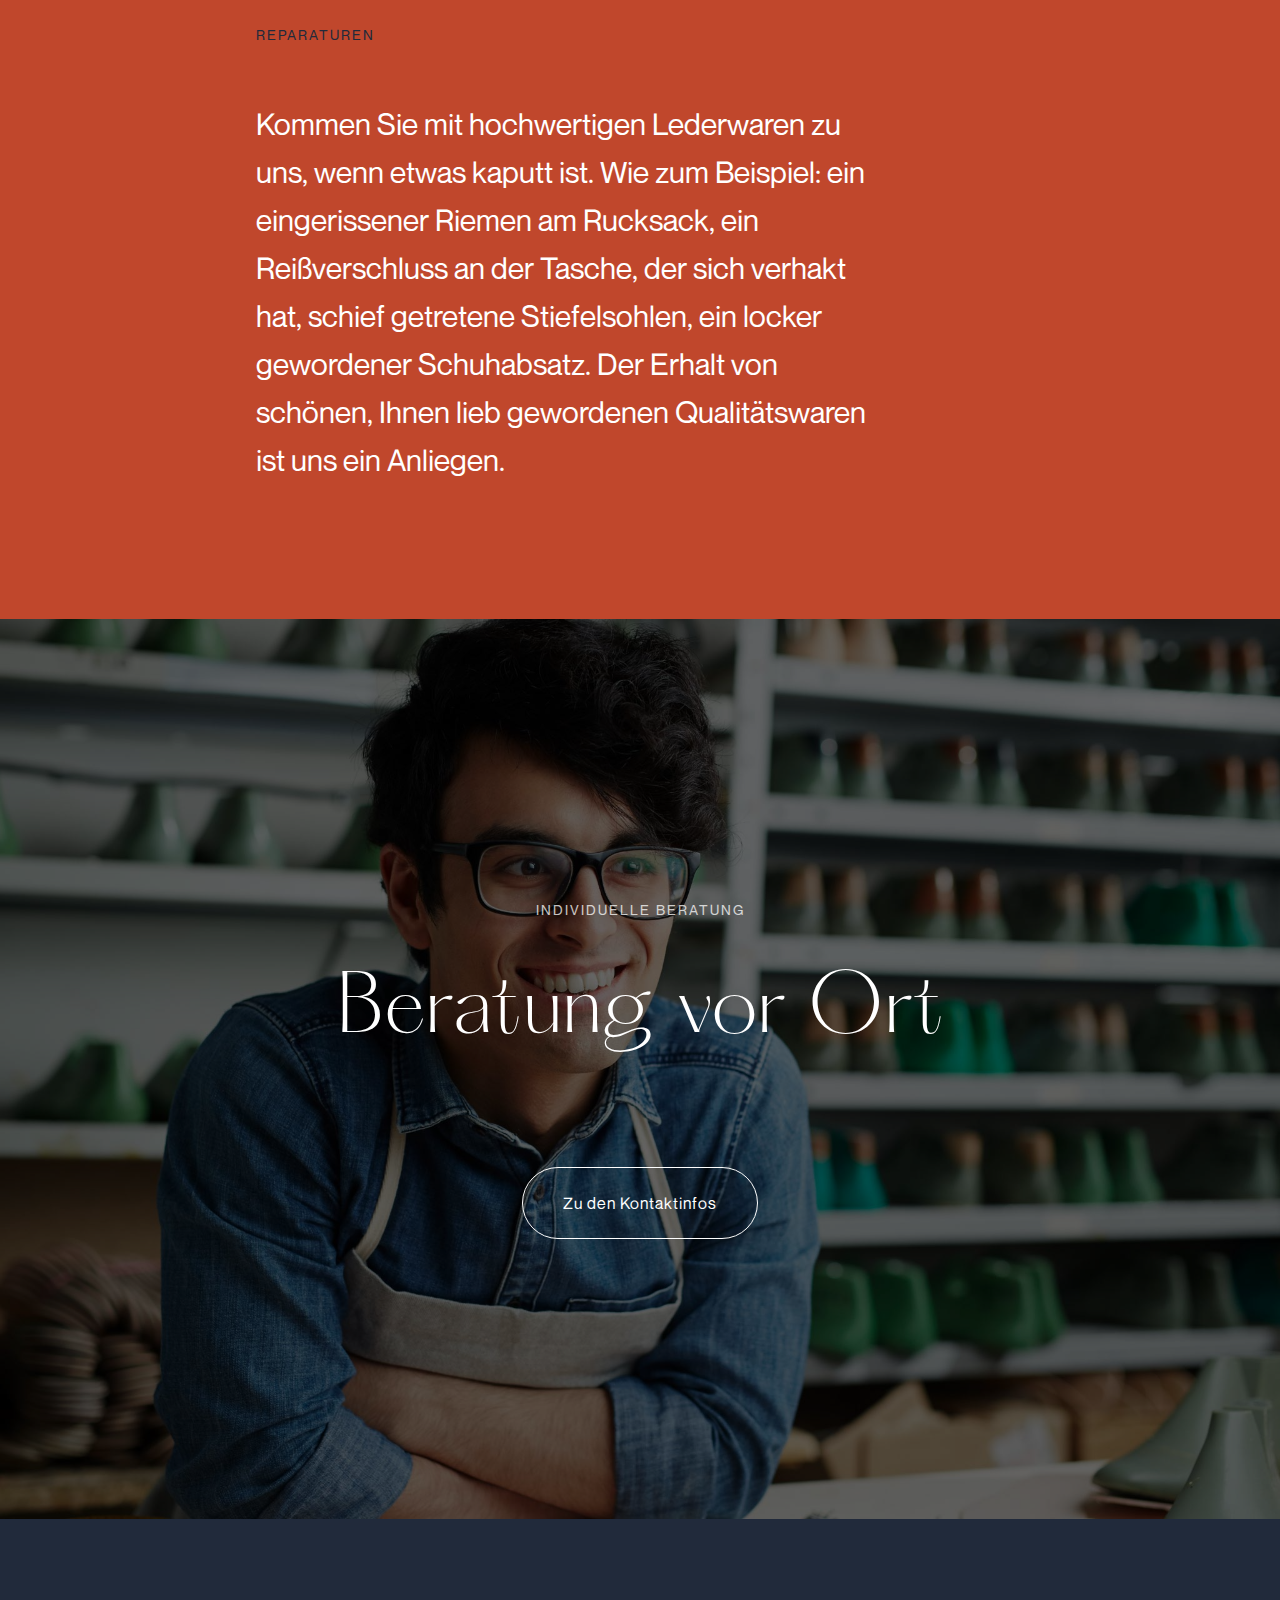
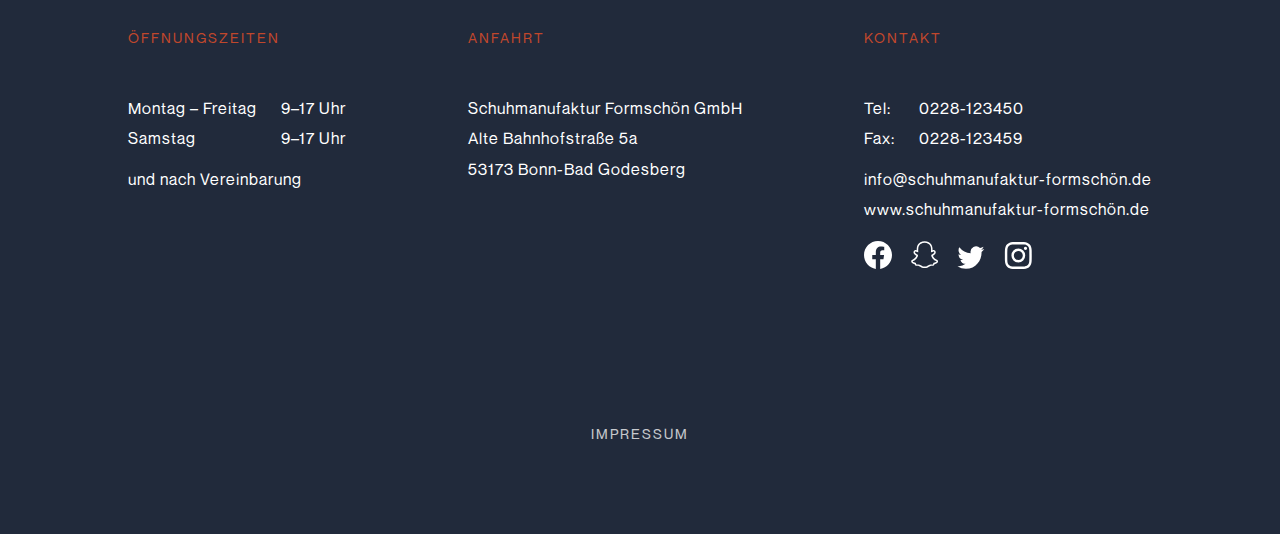
<file: leistungen.html>
<!DOCTYPE html>
<html lang="de">

<head>
  <meta charset="utf-8">
  <meta name="viewport" content="width=device-width, initial-scale=1.0">
  <meta name="description" content="Schuhmanufaktur Formschön in Bad Godesberg.">
  <title>Leistungen</title>
  <link rel="stylesheet" href="css/main.css">
  <script src="js/menu.js"></script>
  <link rel="apple-touch-icon" sizes="180x180" href="/apple-touch-icon.png">
  <link rel="icon" type="image/png" sizes="32x32" href="favicon/favicon-32x32.png">
  <link rel="icon" type="image/png" sizes="16x16" href="favicon/favicon-16x16.png">
  <link rel="manifest" href="favicon/site.webmanifest">
  <link rel="mask-icon" href="favicon/safari-pinned-tab.svg" color="#c2332e">
  <meta name="msapplication-TileColor" content="#c2332e">
  <meta name="theme-color" content="#ffffff">
  <link rel="stylesheet" type="text/css" href="slick/slick.css" />
  <link rel="stylesheet" type="text/css" href="slick/slick-theme.css" />
  <script src="js/jquery-3.6.0.min.js"></script>
</head>

<body>
  <!-- ------- COMPONENT MENU -------- -->
  <div id="menu" class="menu">

    <div class="menu-button__container menu-button__container--close">
      <a href="javascript:void(0)" class="menu-button" onclick="closeNav()">Schliessen</a>
    </div>


    <div class="menu__content">
      <div class="menu__list">
        <a href="index.html" class="menu__list-item headline-h2">Home</a>
        <a href="leistungen.html" class="menu__list-item menu__list-item--active headline-h2">Leistungen</a>
        <a href="jubilaeum.html" class="menu__list-item headline-h2">Jubiläum</a>
        <a href="pflegetipps.html" class="menu__list-item headline-h2">Pflegetipps</a>
        <a href="kontakt.html" class="menu__list-item headline-h2">Kontakt</a>
      </div>
      <div class="social-icons">
        <a href="https://www.facebook.com/" target="_blank" class="social-icons__item"><img alt="Facebook"
            src="icon/icon-facebook.svg" class="social-icons__svg"></a>
        <a href="https://www.snapchat.com/l/de-de/" target="_blank" class="social-icons__item"><img alt="Snapchat"
            src="icon/icon-snapchat.svg" class="social-icons__svg"></a>
        <a href="https://twitter.com/" target="_blank" class="social-icons__item"><img alt="Twitter"
            src="icon/icon-twitter.svg" class="social-icons__svg"></a>
        <a href="https://www.instagram.com/" target="_blank" class="social-icons__item"><img alt="Instagram"
            src="icon/icon-instagram.svg" class="social-icons__svg"></a>
      </div>
    </div>

  </div>
  <div class="menu-button__container">
    <span class="menu-button" onclick="openNav()">Menü</span>
  </div>

  <!-- LOGO -->
  <div class="logo">
    <a class="logo__link" href="index.html">
      <img src="img/logo-white.svg" class="logo__svg" alt="Logo Schuhmanufaktur Formschön">
    </a>
  </div>
  <!-- START COMPONENT BOTTOM NAV -->
  <div class="bottom-nav">
    <a href="#massschuhe" class="bottom-nav__item">Maßschuhe</a>
    <a href="#anpassungen" class="bottom-nav__item">Anpassungen</a>
    <a href="#reparaturen" class="bottom-nav__item">Reparaturen</a>
  </div>

  <!-- START COMPONENT STAGE DETAIL -->

  <div class="stage-detail stage-detail--bg-highlight">
    <div class="stage-detail__content">
      <div class="stage-detail__headline">
        <span class="skyline skyline--cd-white">Eleganz von<br class="stage-detail__break" /> Kopf bis Fuss</span>
        <h2 class="headline-h2 headline-h2--big headline-h2--cd-white">Unsere<br /> Leistungen</h2>
      </div>
    </div>
  </div>

  <!-- END COMPONENT STAGE DETAIL -->


  <!-- 1 MASSSCHUHE -->
  <!-- START COMPONENT TEASER -->
  <div id="massschuhe" class="teaser teaser--big teaser--height-l">
    <img class="teaser__image teaser__image--55"
      alt="Ein Leisten mit gezeichneten Schuheumrissen steht auf einer Oberfläche. Im Hintergrund befinden sich Handwerksmaterialien."
      src="img/schuhmanufaktur-formschoen-massschuhe.jpg" />
    <div class="teaser__opacity"></div>
    <div class="teaser__content">
      <span class="skyline skyline--cd-white skyline--transparency">Immer ein Schritt voraus</span>
      <h2 class="headline-hero headline-hero headline-hero--cd-white"><strong>Maß</strong>schuhe</h2>
    </div>
  </div>

  <!-- START TEXT COMPONENT -->
  <div class="text text--bg-secondary text--height-15">
    <span class="skyline skyline--spacing skyline--cd-highlight">Perfekte Passform</span>
    <p class="paragraph paragraph--big paragraph--cd-black">
      Sprechen Sie uns an, wenn Sie exklusive Schuhe tragen wollen, Modelle nach Ihren modischen Vorstellungen und der
      Eigenart Ihrer Füße. Neben der Fertigung individueller Maßschuhe gibt es auch kostengünstigere Varianten, wie
      etwa die Maßkonfektion mit vielfältigen Wahlmöglichkeiten.
    </p>
  </div>

  <!-- START HEADLINE COMPONENT -->
  <div class="headline text--bg-secondary">
    <span class="skyline skyline--cd-highlight">8 einfache Schritte</span>
    <h2 class="headline-h3 headline-h3--cd-black">Der Weg zu<br /> Ihrem Maßschuh</h2>
  </div>

  <!-- START LIST COMPONENT -->
  <div class="list__container">
    <div class="list list--indent-left">
      <ol class="list__content">
        <li class="list__item paragraph paragraph--small">Die Fußvermessung</li>
        <li class="list__item paragraph paragraph--small">Die Auswahl von Farbe und Form</li>
        <li class="list__item paragraph paragraph--small">Die Entscheidung für’s Leder</li>
        <li class="list__item paragraph paragraph--small">Die Herstellung des Leistens</li>
        <li class="list__item paragraph paragraph--small">Die Fertigung des Schuhs – Teil I</li>
        <li class="list__item paragraph paragraph--small">Die Anprobe</li>
        <li class="list__item paragraph paragraph--small">Die Fertigung des Schuhs – Teil II</li>
        <li class="list__item paragraph paragraph--small">Letzte Anpassungen und Feinarbeiten</li>
      </ol>
    </div>
  </div>

  <!-- DAUER UND KOSTEN -->
  <!-- START HEADLINE COMPONENT -->
  <div class="headline headline--height-10 text--bg-primary">
    <h2 class="headline-h3 headline-h3--cd-white">Dauer & Kosten</h2>
  </div>

  <!-- START TEXT COMPONENT -->
  <div class="text text--bottom-10 text--top-0 text--bg-primary">
    <span class="skyline skyline--spacing skyline--cd-highlight">Wie Lange dauert die Herstellung?</span>
    <p class="paragraph paragraph--cd-white">
      Der zeitliche Aufwand bei der Herstellung Ihrer individuellen Maßschuhe kann beträchtlich variieren, je nach
      Modell, Machart und Sonderwünschen. Wir rechnen mit mindestens 30 Arbeitsstunden. Der gesamte Arbeitsprozess
      zieht sich in der Regel über acht Wochen hin. Dreimal sind Sie in dieser Zeit gefragt: Beim Vermessen und Wählen
      des Modells, bei einer ersten Anprobe und schließlich am Tag der Fertigstellung.
    </p>
  </div>

  <div class="text text--height-15 text--top-2 text--bg-primary">
    <span class="skyline skyline--spacing skyline--cd-highlight">Wie viel Kostet ein Paar Schuhe?</span>
    <p class="paragraph paragraph--cd-white">
      Rechnen Sie pro Paar mit einem Preis zwischen 2000,– und 3000,– Euro. Sobald wir einen fußgerechten Leisten für
      Sie gefertigt haben, können wir ihn für alle Nachfolgemodelle nutzen – und Sie sparen bares Geld. Damenschuhe
      sind in der Regel aufwendiger und daher etwas teurer als Modelle für den Herrn. </p>
  </div>


  <!-- START QUOTE SLIDER -->

  <div class="quote-slider__container quote-slider__container--bg-highlight">
    <span class="skyline skyline--cd-primary quote-slider__skyline">Das sagen unsere Kundinnen<br
        class="quote-slider__skyline-br" /> und Kunden</span>
    <div class="quote-slider">
      <div class="quote-slider__item quote-slider__item--gutter-left">
        <p class="paragraph paragraph--big paragraph--cd-white">
          „Ich hasse das Einkaufen. Und deshalb bin ich froh, dass es die Schuhmanufaktur Formschön gibt. Dort weiß ich,
          was ich für mein Geld bekomme. Außerdem hält ein Paar Maßschuhe einfach lange – und erspart es mir, laufend
          wieder auswählen und anprobieren zu müssen.“
        </p>
        <span class="skyline skyline--cd-white skyline--transparency skyline--spacing-none">
          Lukas (21), Koblenz
        </span>
      </div>

      <div class="quote-slider__item quote-slider__item--gutter-left">
        <p class="paragraph paragraph--big paragraph--cd-white">
          „Wenn ich all diese Plastikschuhe in den üblichen Auslagen sehe, denke ich: Welche Materialvergeudung! Da sind
          handgefertigte Schuhe doch viel nachhaltiger.“
        </p>
        <span class="skyline skyline--cd-white skyline--transparency skyline--spacing-none">
          Laura (31), Bonn
        </span>
      </div>

      <div class="quote-slider__item quote-slider__item--gutter-left">
        <p class="paragraph paragraph--big paragraph--cd-white">
          „Maßschuhe kann ich mir nicht leisten. Zum Glück habe ich ein unproblematisches Paar Füße, für die ich leicht
          hochwertige Konfektionsschuhe finde. Sie müssen zeitlos gut aussehen und aus bestem Leder gefertigt sein. Dann
          bringe ich sie im Laufe der Jahre immer mal wieder zur Schuhmanufaktur Formschön, wenn Absätze repariert oder
          neue Sohlen aufgebracht werden müssen. Das lohnt sich!“
        </p>
        <span class="skyline skyline--cd-white skyline--transparency skyline--spacing-none">
          Henry (24), Köln
        </span>
      </div>


      <div class="quote-slider__item quote-slider__item--gutter-left">
        <p class="paragraph paragraph--big paragraph--cd-white">
          „Einmal habe ich einen sehr passenden Spruch gehört: „Wer billigt kauft, zahlt doppelt!“
        </p>
        <span class="skyline skyline--cd-white skyline--transparency skyline--spacing-none">
          Holger (55), Bremen
        </span>
      </div>
    </div>

    <div class="quote-slider__btn-container">
      <a class="quote-slider__btn-back quote-slider__btn-back--white quote-slider__btn-back--hover-white" href="#">
        <svg xmlns="http://www.w3.org/2000/svg" viewBox="0 0 22 15">
          <path class="quote-slider__btn--white"
            d="M8.961 14.59C6.771 12.14 4.04 9.798.767 7.56 4.017 5.395 6.747 3.052 8.96.532l1.625.071-.036 1.625c-.777.447-2.083 1.248-3.92 2.402-2.025 1.248-3.497 2.119-4.415 2.613 4.097-.117 7.558-.247 10.384-.388 2.802-.142 5.322-.365 7.558-.671l1.413 1.342-1.413 1.342c-2.213-.259-4.674-.46-7.381-.6a683.029 683.029 0 00-10.49-.354c.989.518 2.448 1.401 4.38 2.65.54.329 1.13.682 1.765 1.059.636.4 1.342.836 2.12 1.307l.035 1.625-1.625.035z" />
        </svg>
      </a>
      <a class="quote-slider__btn-forward quote-slider__btn-forward--white quote-slider__btn-forward--hover-white"
        href="#">
        <svg xmlns="http://www.w3.org/2000/svg" viewBox="0 0 22 15">
          <path class="quote-slider__btn--white"
            d="M13.375.53c2.19 2.448 4.921 4.791 8.194 7.028-3.25 2.166-5.98 4.51-8.194 7.029l-1.625-.071.036-1.625c.777-.447 2.083-1.248 3.92-2.402 2.025-1.247 3.497-2.119 4.415-2.613a506.68 506.68 0 00-10.384.388c-2.802.142-5.322.365-7.559.671L.766 7.593l1.412-1.342c2.214.26 4.674.46 7.382.6 2.708.118 6.205.236 10.49.354-.989-.518-2.448-1.401-4.38-2.65-.54-.329-1.13-.682-1.765-1.059-.636-.4-1.342-.836-2.12-1.307L11.75.565l1.625-.036z" />
        </svg>
      </a>
    </div>
  </div>







  <!-- 2 Anpassung -->
  <!-- START COMPONENT TEASER -->
  <div id="anpassungen" class="teaser teaser--big teaser--height-l">
    <img class="teaser__image teaser__image--55"
      alt="Ein Mann schneidet Leder auf einem Tisch maßgerecht zu. Im Hintergrund befinden sich Taschen auf einem Regal."
      src="img/schuhmanufaktur-formschoen-fertigungsprozess.jpg" />
    <div class="teaser__opacity"></div>
    <div class="teaser__content">
      <span class="skyline skyline--cd-white skyline--transparency">Wir lieben Leder</span>
      <h2 class="headline-hero headline-hero headline-hero--cd-white"><strong>Anpas</strong>sungen</h2>
    </div>
  </div>

  <div class="text text--height-15 text--bottom-0 text--bg-secondary">
    <span class="skyline skyline--spacing skyline--cd-highlight">Anpassungen</span>
    <p class="paragraph paragraph--big paragraph--cd-black">
      Es ist uns wichtig, dass Ihre Füße eine passgenaue Bekleidung haben. Scheuen Sie sich nicht, auch mit guten,
      industriell gefertigten Qualitätsschuhen zu uns zu kommen, wenn Sie spezielle Anpassungswünsche haben.
      <br /><br />Wie zum Beispiel:
    </p>
  </div>

  <!-- START LIST COMPONENT -->
  <!-- START LIST COMPONENT -->
  <div class="list__container">
    <div class="list list--indent-left">
      <ol class="list__content">
        <li class="list__item list__item--unordered paragraph paragraph--small">Schuhe weiten</li>
        <li class="list__item list__item--unordered paragraph paragraph--small">Stiefelschäfte kürzen</li>
        <li class="list__item list__item--unordered paragraph paragraph--small">Spezialsohlen anbringen</li>
        <li class="list__item list__item--unordered paragraph paragraph--small">Beinlängen-Differenz ausgleichen</li>
        <li class="list__item list__item--unordered paragraph paragraph--small">Absätze erhöhen</li>
        <li class="list__item list__item--unordered paragraph paragraph--small">...und noch vieles mehr!</li>
      </ol>
    </div>
  </div>


  <!-- 3 REPARATUR -->
  <!-- START COMPONENT TEASER -->
  <div id="reparaturen" class="teaser teaser--big teaser--height-l">
    <img class="teaser__image teaser__image--55"
      alt="Ein Handwerkzeug liegt zusammen mit einer Rolle Faden und Nadel auf einem Stück Leder, das wie eine Tasche aussieht."
      src="img/schuhmanufaktur-formschoen-anpassung.jpg" />
    <div class="teaser__opacity"></div>
    <div class="teaser__content">
      <span class="skyline skyline--cd-white skyline--transparency">Wir lieben Leder</span>
      <h2 class="headline-hero headline-hero headline-hero--cd-white"><strong>Repa</strong>raturen</h2>
    </div>
  </div>

  <div class="text text--height-15 text--bg-highlight">
    <span class="skyline skyline--spacing skyline--cd-primary">Reparaturen</span>
    <p class="paragraph paragraph--big paragraph--cd-white">
      Kommen Sie mit hochwertigen Lederwaren zu uns, wenn etwas kaputt ist. Wie zum Beispiel: ein eingerissener Riemen
      am Rucksack, ein Reißverschluss an der Tasche, der sich verhakt hat, schief getretene Stiefelsohlen, ein locker
      gewordener Schuhabsatz. Der Erhalt von schönen, Ihnen lieb gewordenen Qualitätswaren ist uns ein Anliegen.
    </p>
  </div>

  <!-- START COMPONENT KONTAKT -->
  <div class="teaser teaser--big teaser--height-l">
    <img class="teaser__image teaser__image--40"
      alt="Ein junger, lächelnder Mann mit Schürze beugt sich über einen Tisch.  Im Hintergrund befinden sich eine Vielzahl von Leisten in einem Regal."
      src="img/schuhmanufaktur-formschoen-individuelle-beratung.jpg" />
    <div class="teaser__content">
      <span class="skyline skyline--cd-white skyline--transparency">Individuelle Beratung</span>
      <h2 class="headline-h2 headline-h2--centered headline-h2--cd-white">Beratung vor Ort</h2>
      <div class="button">
        <a href="kontakt.html" class="button__content">Zu den Kontaktinfos</a>
      </div>
    </div>
  </div>







  <!-- ------- COMPONENT FOOTER -------- -->


  <footer id="footer" class="footer">
    <div class="footer__list">
      <div class="info info--margin-bottom">
        <span class="skyline skyline--cd-highlight">Öffnungszeiten</span>
        <div class="info__list">
          <div class="info__additive">
            <span class="info__additive-item paragraph paragraph--small">Montag – Freitag<br />Samstag</span>
            <span class="info__additive-item paragraph paragraph--small">9–17 Uhr<br />9–17 Uhr</span>
          </div>
          <span class="info__paragraph paragraph paragraph--small">und nach Vereinbarung
          </span>
        </div>
      </div>
      <div class="info info--margin-bottom">
        <span class="skyline skyline--cd-highlight">Anfahrt</span>
        <div class="info__list">
          <span class="info__paragraph paragraph paragraph--small">Schuhmanufaktur Formschön GmbH<br />Alte
            Bahnhofstraße 5a<br />53173 Bonn-Bad Godesberg
          </span>
        </div>
      </div>
      <div class="info">
        <span class="skyline skyline--cd-highlight">Kontakt</span>
        <div class="info__list">
          <div class="info__additive">
            <span class="info__additive-item paragraph paragraph--small">Tel:<br />Fax:</span>
            <span class="info__additive-item paragraph paragraph--small">0228-123450<br />0228-123459</span>
          </div>
          <div class="info__contact-wrapper">
            <a href="mailto:info@schuhmanufaktur-formschön.de"
              class="info__paragraph paragraph info__paragraph--no-spacing info__paragraph-link paragraph--small">info@schuhmanufaktur-formschön.de
            </a>
            <a href="http://www.xn--schuhmanufaktur-formschn-7oc.de/" target="_blank"
              class="info__paragraph paragraph info__paragraph-link paragraph--small">www.schuhmanufaktur-formschön.de
            </a>
          </div>


          <div class="social-icons">
            <a href="https://www.facebook.com/" target="_blank" class="social-icons__item"><img alt="Facebook"
                src="icon/icon-facebook.svg" class="social-icons__svg"></a>
            <a href="https://www.snapchat.com/l/de-de/" target="_blank" class="social-icons__item">
              <img alt="Snapchat" src="icon/icon-snapchat.svg" class="social-icons__svg"></a>
            <a href="https://twitter.com/" target="_blank" class="social-icons__item"><img alt="Twitter"
                src="icon/icon-twitter.svg" class="social-icons__svg"></a>
            <a href="https://www.instagram.com/" target="_blank" class="social-icons__item"><img alt="Instagram"
                src="icon/icon-instagram.svg" class="social-icons__svg"></a>
          </div>
        </div>
      </div>
    </div>
    <div class="footer__impressum footer__impressum--margin-bottom">
      <a class="footer__link skyline skyline--cd-white skyline--transparency skyline--hover skyline--spacing-none"
        href="impressum.html">Impressum</a>
    </div>
  </footer>

  <!-- Slick SLIDER -->
  <script src="slick/slick.min.js"></script>
  <script src="js/slick-initialize.js"></script>
  <script src="js/scroll-indicator.js"></script>


</body>

</html>
</file>
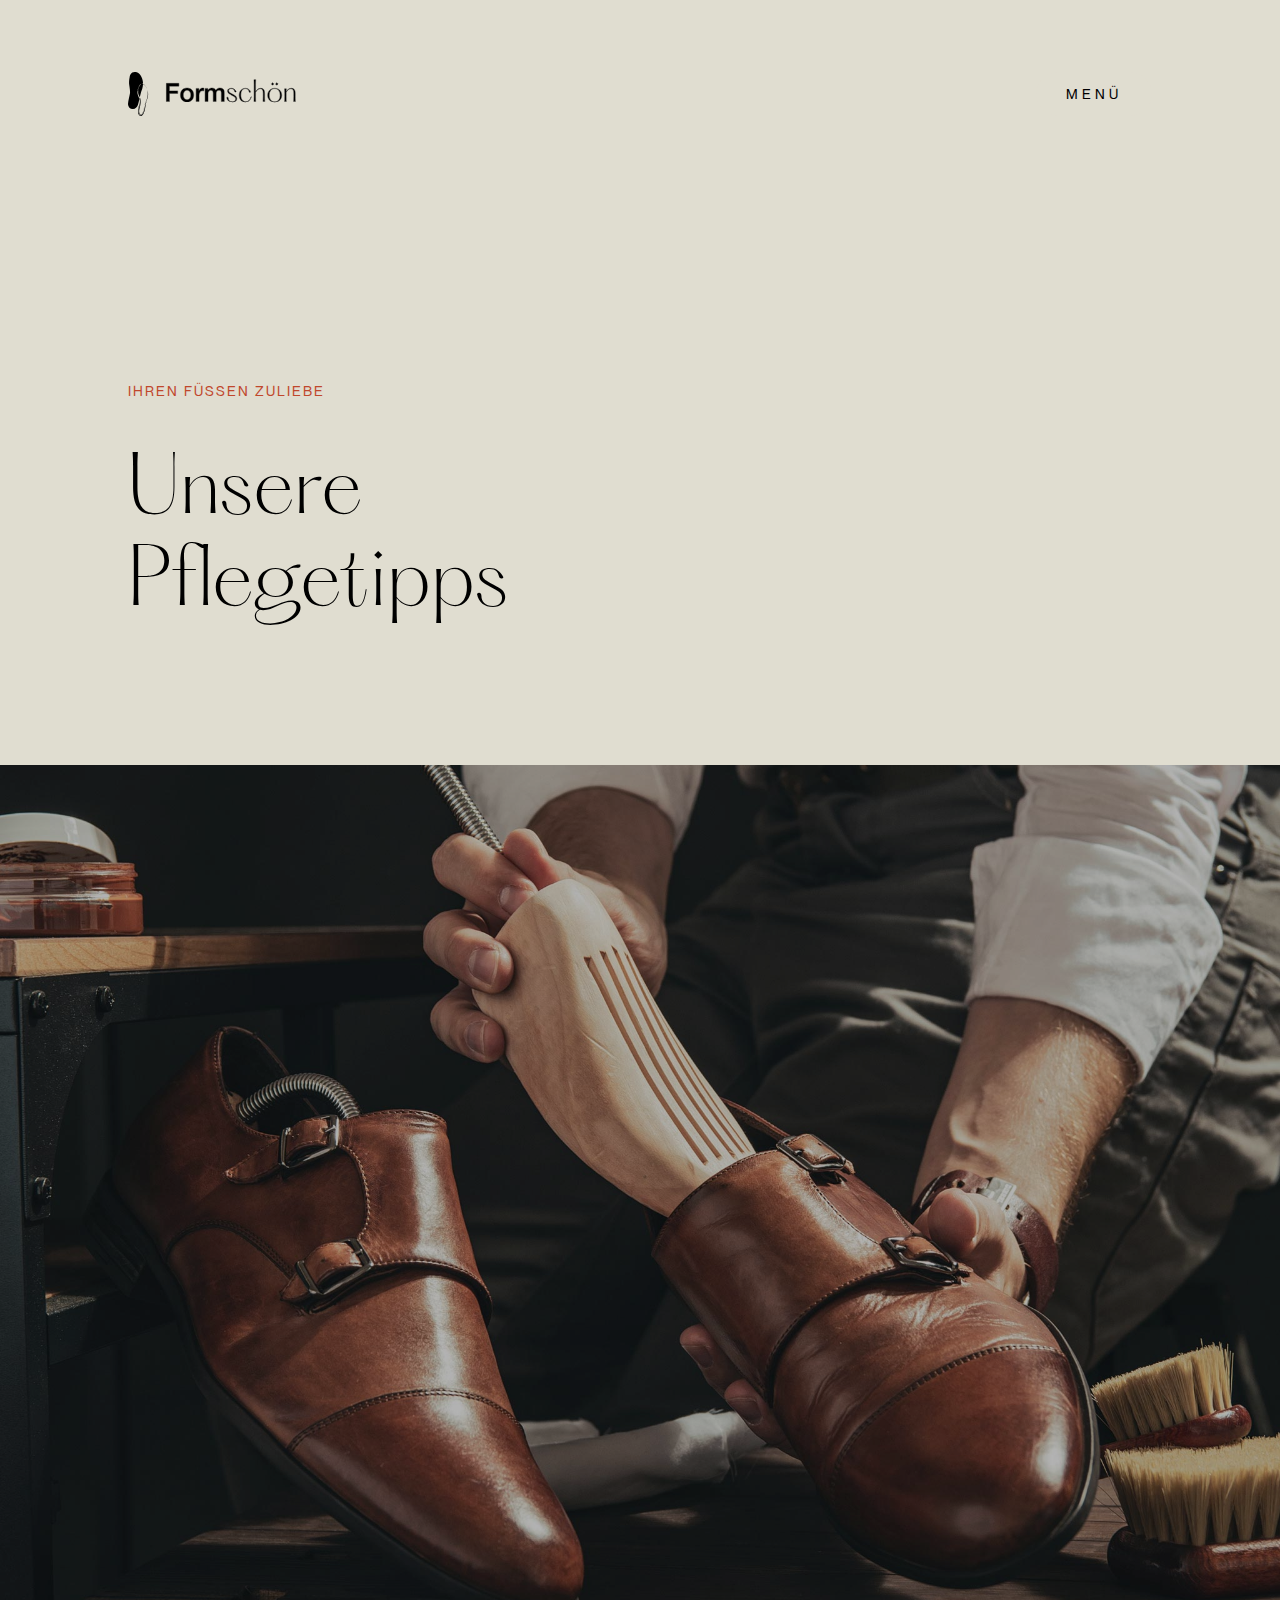
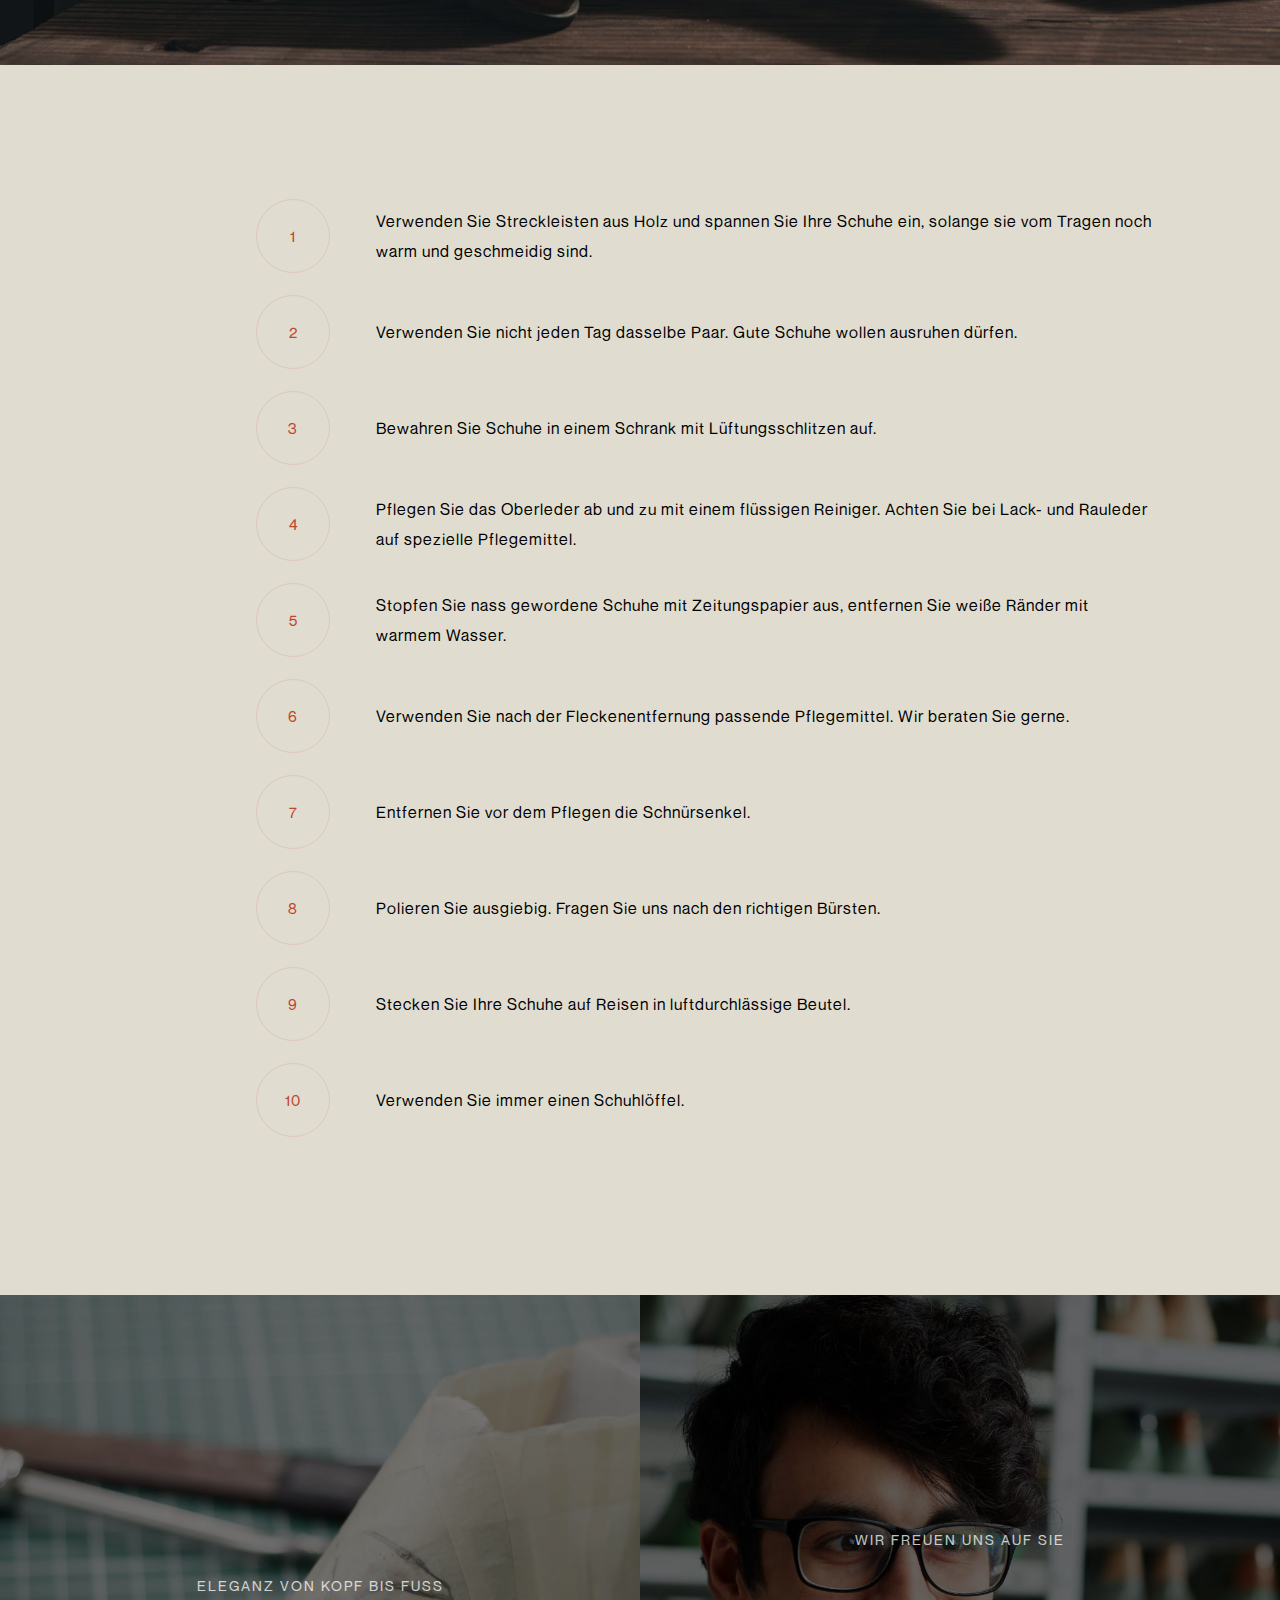
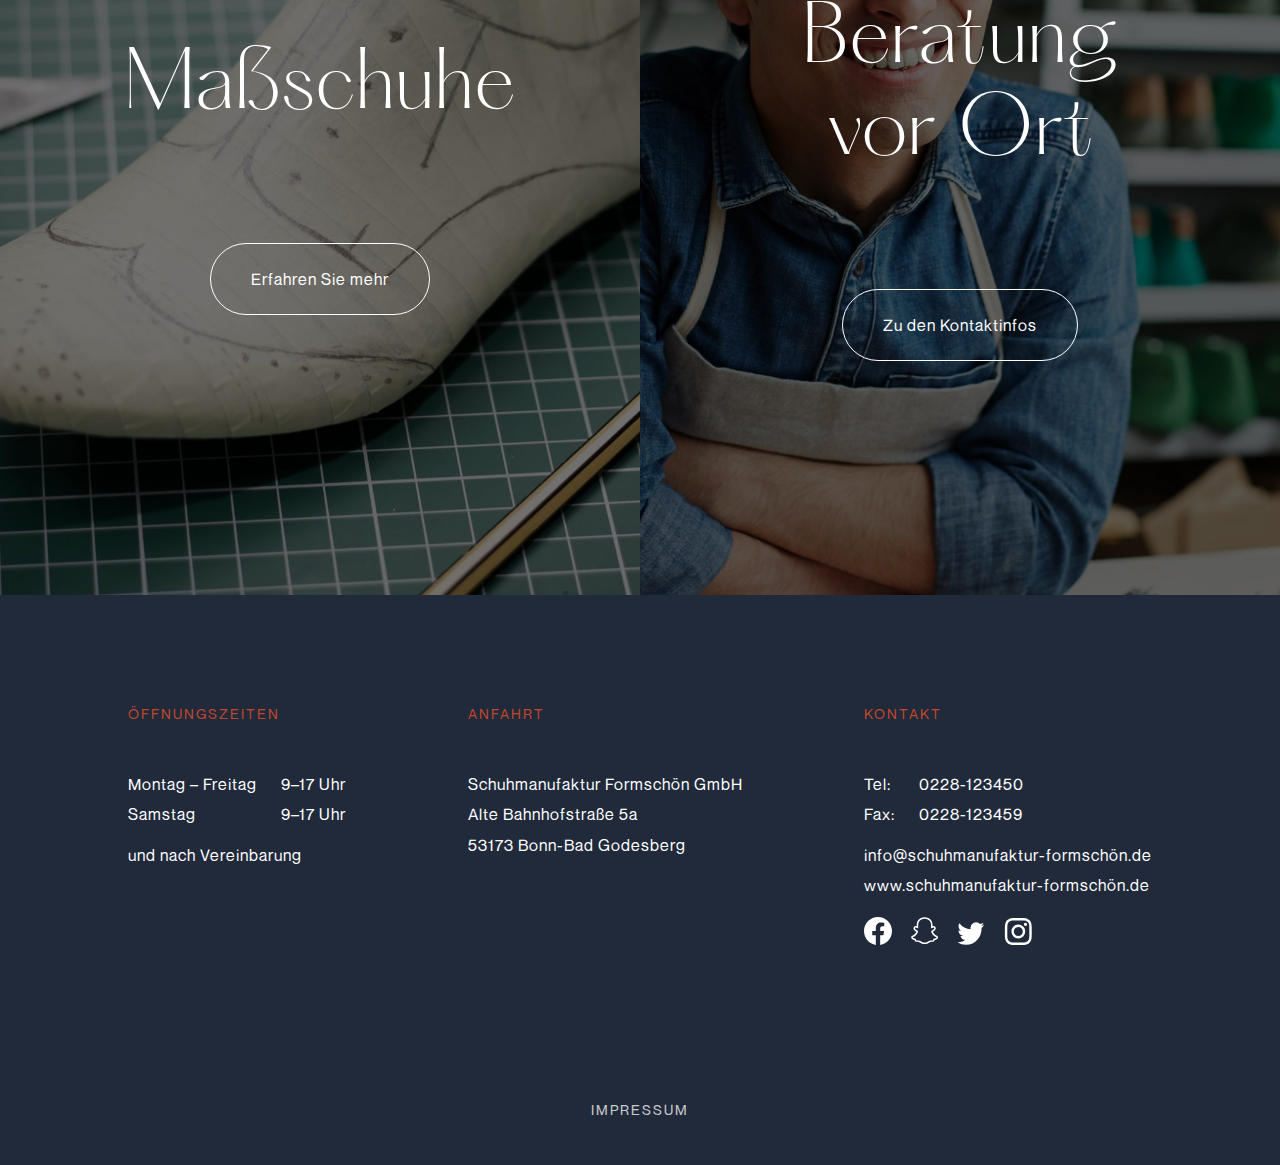
<file: pflegetipps.html>
<!DOCTYPE html>
<html lang="de">

<head>
  <meta charset="utf-8">
  <meta name="viewport" content="width=device-width, initial-scale=1.0">
  <meta name="description" content="Schuhmanufaktur Formschön in Bad Godesberg.">
  <title>Pflegetipps</title>
  <link rel="stylesheet" href="css/main.css">
  <script src="js/menu.js"></script>
  <link rel="apple-touch-icon" sizes="180x180" href="/apple-touch-icon.png">
  <link rel="icon" type="image/png" sizes="32x32" href="favicon/favicon-32x32.png">
  <link rel="icon" type="image/png" sizes="16x16" href="favicon/favicon-16x16.png">
  <link rel="manifest" href="favicon/site.webmanifest">
  <link rel="mask-icon" href="favicon/safari-pinned-tab.svg" color="#c2332e">
  <meta name="msapplication-TileColor" content="#c2332e">
  <meta name="theme-color" content="#ffffff">
</head>

<body>
  <!-- ------- COMPONENT MENU -------- -->
  <div id="menu" class="menu">

    <div class="menu-button__container menu-button__container--close">
      <a href="javascript:void(0)" class="menu-button" onclick="closeNav()">Schliessen</a>
    </div>


    <div class="menu__content">
      <div class="menu__list">
        <a href="index.html" class="menu__list-item headline-h2">Home</a>
        <a href="leistungen.html" class="menu__list-item headline-h2">Leistungen</a>
        <a href="jubilaeum.html" class="menu__list-item headline-h2">Jubiläum</a>
        <a href="pflegetipps.html" class="menu__list-item menu__list-item--active headline-h2">Pflegetipps</a>
        <a href="kontakt.html" class="menu__list-item headline-h2">Kontakt</a>
      </div>
      <div class="social-icons">
        <a href="https://www.facebook.com/" target="_blank" class="social-icons__item"><img alt="Facebook"
            src="icon/icon-facebook.svg" class="social-icons__svg"></a>
        <a href="https://www.snapchat.com/l/de-de/" target="_blank" class="social-icons__item"><img alt="Snapchat"
            src="icon/icon-snapchat.svg" class="social-icons__svg"></a>
        <a href="https://twitter.com/" target="_blank" class="social-icons__item"><img alt="Twitter"
            src="icon/icon-twitter.svg" class="social-icons__svg"></a>
        <a href="https://www.instagram.com/" target="_blank" class="social-icons__item"><img alt="Instagram"
            src="icon/icon-instagram.svg" class="social-icons__svg"></a>
      </div>
    </div>

  </div>
  <div class="menu-button__container">
    <span class="menu-button" onclick="openNav()">Menü</span>
  </div>

  <!-- LOGO BLACK -->
  <div class="logo">
    <a class="logo__link" href="index.html">
      <img src="img/logo-black.svg" class="logo__svg" alt="Logo Schuhmanufaktur Formschön">
    </a>
  </div>



  <!-- START COMPONENT STAGE DETAIL -->

  <div class="stage-detail stage-detail--bg-secondary">
    <div class="stage-detail__content">
      <div class="stage-detail__headline">
        <span class="skyline skyline--cd-highlight">Ihren Füssen zuliebe</span>
        <h2 class="headline-h2 headline-h2--big headline-h2--cd-black">Unsere<br /> Pflegetipps</h2>
      </div>
    </div>
  </div>

  <!-- END COMPONENT STAGE DETAIL -->
  <div id="reparatur" class="teaser teaser--big teaser--height-m">
    <img class="teaser__image teaser__image--70" alt="Eine Person legt den Schuhspanner in ein paar Schuhe."
      src="img/schuhmanufaktur-formschoen-pflege.jpg" />
  </div>



  <!-- START LIST COMPONENT -->
  <div class="list__container">
    <div class="list list--pflegetipps list--indent-left">
      <ol class="list__content list__content--no-columns">
        <li class="list__item paragraph paragraph--small">Verwenden Sie Streckleisten aus Holz und spannen Sie Ihre
          Schuhe ein, solange sie vom Tragen noch warm und geschmeidig sind.</li>
        <li class="list__item paragraph paragraph--small">Verwenden Sie nicht jeden Tag dasselbe Paar. Gute Schuhe
          wollen ausruhen dürfen.</li>
        <li class="list__item paragraph paragraph--small">Bewahren Sie Schuhe in einem Schrank mit Lüftungsschlitzen
          auf.</li>
        <li class="list__item paragraph paragraph--small">Pflegen Sie das Oberleder ab und zu mit einem flüssigen
          Reiniger. Achten Sie bei Lack- und Rauleder auf spezielle Pflegemittel.</li>
        <li class="list__item paragraph paragraph--small">Stopfen Sie nass gewordene Schuhe mit Zeitungspapier aus,
          entfernen Sie weiße Ränder mit warmem Wasser.</li>
        <li class="list__item paragraph paragraph--small">Verwenden Sie nach der Fleckenentfernung passende
          Pflegemittel. Wir beraten Sie gerne.</li>
        <li class="list__item paragraph paragraph--small">Entfernen Sie vor dem Pflegen die Schnürsenkel.</li>
        <li class="list__item paragraph paragraph--small">Polieren Sie ausgiebig. Fragen Sie uns nach den richtigen
          Bürsten.</li>
        <li class="list__item paragraph paragraph--small">Stecken Sie Ihre Schuhe auf Reisen in luftdurchlässige Beutel.
        </li>
        <li class="list__item paragraph paragraph--small">Verwenden Sie immer einen Schuhlöffel.</li>
      </ol>
    </div>
  </div>



  <!-- TEASER COMPONENT -->

  <div class="teaser__small-wrapper">
    <div class="teaser teaser--height-m">
      <img class="teaser__image teaser__image--45"
        alt="Ein Mann schneidet Leder auf einem Tisch maßgerecht zu. Im Hintergrund befinden sich Taschen auf einem Regal."
        src="img/schuhmanufaktur-formschoen-massschuhe.jpg" />
      <div class="teaser__opacity"></div>
      <div class="teaser__content">
        <span class="skyline skyline--cd-white skyline--transparency">Eleganz von Kopf bis Fuß</span>
        <h2 class="headline-h2 headline-h2--cd-white">Maßschuhe</h2>
        <div class="button">
          <a href="leistungen.html#massschuhe" class="button__content">Erfahren Sie mehr</a>
        </div>
      </div>
    </div>
    <div class="teaser teaser--height-m">
      <img class="teaser__image teaser__image--40"
        alt="Ein Handwerkzeug liegt zusammen mit einer Rolle Faden und Nadel auf einem Stück Leder, das wie eine Tasche aussieht."
        src="img/schuhmanufaktur-formschoen-individuelle-beratung.jpg" />
      <div class="teaser__content">
        <span class="skyline skyline--cd-white skyline--transparency">Wir freuen uns auf Sie</span>
        <h2 class="headline-h2 headline-h2--centered headline-h2--cd-white">Beratung<br /> vor Ort</h2>
        <div class="button">
          <a href="kontakt.html" class="button__content">Zu den Kontaktinfos</a>
        </div>
      </div>
    </div>
  </div>


  <!-- ------- COMPONENT FOOTER -------- -->


  <footer id="footer" class="footer">
    <div class="footer__list">
      <div class="info info--margin-bottom">
        <span class="skyline skyline--cd-highlight">Öffnungszeiten</span>
        <div class="info__list">
          <div class="info__additive">
            <span class="info__additive-item paragraph paragraph--small">Montag – Freitag<br />Samstag</span>
            <span class="info__additive-item paragraph paragraph--small">9–17 Uhr<br />9–17 Uhr</span>
          </div>
          <span class="info__paragraph paragraph paragraph--small">und nach Vereinbarung
          </span>
        </div>
      </div>
      <div class="info info--margin-bottom">
        <span class="skyline skyline--cd-highlight">Anfahrt</span>
        <div class="info__list">
          <span class="info__paragraph paragraph paragraph--small">Schuhmanufaktur Formschön GmbH<br />Alte
            Bahnhofstraße 5a<br />53173 Bonn-Bad Godesberg
          </span>
        </div>
      </div>
      <div class="info">
        <span class="skyline skyline--cd-highlight">Kontakt</span>
        <div class="info__list">
          <div class="info__additive">
            <span class="info__additive-item paragraph paragraph--small">Tel:<br />Fax:</span>
            <span class="info__additive-item paragraph paragraph--small">0228-123450<br />0228-123459</span>
          </div>
          <div class="info__contact-wrapper">
            <a href="mailto:info@schuhmanufaktur-formschön.de"
              class="info__paragraph paragraph info__paragraph--no-spacing info__paragraph-link paragraph--small">info@schuhmanufaktur-formschön.de
            </a>
            <a href="http://www.xn--schuhmanufaktur-formschn-7oc.de/" target="_blank"
              class="info__paragraph paragraph info__paragraph-link paragraph--small">www.schuhmanufaktur-formschön.de
            </a>
          </div>


          <div class="social-icons">
            <a href="https://www.facebook.com/" target="_blank" class="social-icons__item"><img alt="Facebook"
                src="icon/icon-facebook.svg" class="social-icons__svg"></a>
            <a href="https://www.snapchat.com/l/de-de/" target="_blank" class="social-icons__item">
              <img alt="Snapchat" src="icon/icon-snapchat.svg" class="social-icons__svg"></a>
            <a href="https://twitter.com/" target="_blank" class="social-icons__item"><img alt="Twitter"
                src="icon/icon-twitter.svg" class="social-icons__svg"></a>
            <a href="https://www.instagram.com/" target="_blank" class="social-icons__item"><img alt="Instagram"
                src="icon/icon-instagram.svg" class="social-icons__svg"></a>
          </div>
        </div>
      </div>
    </div>
    <div class="footer__impressum">
      <a class="footer__link skyline skyline--cd-white skyline--transparency skyline--hover skyline--spacing-none"
        href="impressum.html">Impressum</a>
    </div>
  </footer>
</body>

</html>
</file>
<file: css/main.css>
@charset "UTF-8";
body {
  background-color: #C0472C;
}

@font-face {
  font-family: "Neue Montreal";
  font-style: normal;
  font-weight: 300;
  src: url(../fonts/NeueMontreal-Regular.woff2) format("woff2");
}
@font-face {
  font-family: "Hatton";
  font-style: normal;
  font-weight: 200;
  src: url(../fonts/Hatton-Light.woff2) format("woff2");
}
*,
body {
  margin: 0px;
  padding: 0px;
  box-sizing: border-box;
}

html {
  scroll-behavior: smooth;
}

.skyline {
  display: inline-block;
  font-family: "Neue Montreal", Arial, Times, sans-serif;
  text-transform: uppercase;
  font-weight: 300;
  font-size: 12px;
  line-height: 180%;
  letter-spacing: 2.5px;
  margin-bottom: 45px;
}
@media (min-width: 576px) {
  .skyline {
    font-size: 14px;
    line-height: 180%;
    letter-spacing: 2px;
  }
}
@media (min-width: 992px) {
  .skyline {
    font-size: 14px;
    line-height: 150%;
    letter-spacing: 2px;
  }
}
.skyline--cd-primary {
  color: #212A3B;
}
.skyline--cd-secondary {
  color: #E0DDD0;
}
.skyline--cd-highlight {
  color: #C0472C;
}
.skyline--cd-white {
  color: #ffffff;
}
.skyline--cd-black {
  color: #000000;
}
.skyline--cd-matte-black {
  color: #1f1f1f;
}
.skyline--transparency {
  opacity: 75%;
}
.skyline--spacing {
  margin-bottom: 55px;
}
.skyline--spacing-none {
  margin-bottom: 0;
}
.skyline--hover:hover {
  text-decoration: none;
  color: #C0472C;
}

.headline-h2 {
  font-family: "Hatton", "Times New Roman", Times, serif;
  font-size: 11vw;
  line-height: 120%;
  letter-spacing: 1;
  font-weight: 300;
}
@media (min-width: 576px) {
  .headline-h2 {
    font-size: 10vw;
    line-height: 120%;
    letter-spacing: 0;
  }
}
@media (min-width: 768px) {
  .headline-h2 {
    font-size: 8vw;
    line-height: 120%;
    letter-spacing: 0;
  }
}
@media (min-width: 992px) {
  .headline-h2 {
    font-size: 7vw;
    line-height: 120%;
    letter-spacing: 0;
  }
}
@media (min-width: 1200px) {
  .headline-h2 {
    font-size: 6vw;
    line-height: 120%;
    letter-spacing: 0;
  }
}
@media (min-width: 1400px) {
  .headline-h2 {
    font-size: 4.5vw;
    line-height: 120%;
    letter-spacing: 0;
  }
}
.headline-h2--cd-primary {
  color: #212A3B;
}
.headline-h2--cd-secondary {
  color: #E0DDD0;
}
.headline-h2--cd-highlight {
  color: #C0472C;
}
.headline-h2--cd-white {
  color: #ffffff;
}
.headline-h2--cd-black {
  color: #000000;
}
.headline-h2--cd-matte-black {
  color: #1f1f1f;
}
.headline-h2 strong {
  font-family: "Neue Montreal", Arial, Times, sans-serif;
  font-weight: normal;
}
.headline-h2--big {
  font-size: 14vw;
  line-height: 120%;
  letter-spacing: 0;
  font-weight: 300;
}
@media (min-width: 576px) {
  .headline-h2--big {
    font-size: 10vw;
    line-height: 120%;
    letter-spacing: 0;
  }
}
@media (min-width: 768px) {
  .headline-h2--big {
    font-size: 8vw;
    line-height: 120%;
    letter-spacing: 0;
  }
}
@media (min-width: 992px) {
  .headline-h2--big {
    font-size: 7vw;
    line-height: 120%;
    letter-spacing: 0;
  }
}
@media (min-width: 1200px) {
  .headline-h2--big {
    font-size: 6vw;
    line-height: 120%;
    letter-spacing: 0;
  }
}
@media (min-width: 1400px) {
  .headline-h2--big {
    font-size: 5vw;
    line-height: 120%;
    letter-spacing: 0;
  }
}
.headline-h2--centered {
  text-align: center;
}

.headline-h3 {
  font-family: "Hatton", "Times New Roman", Times, serif;
  font-size: 11vw;
  line-height: 120%;
  letter-spacing: 1;
  font-weight: 300;
  display: inline-block;
}
@media (min-width: 576px) {
  .headline-h3 {
    font-size: 7vw;
    line-height: 120%;
    letter-spacing: 0;
  }
}
@media (min-width: 768px) {
  .headline-h3 {
    font-size: 6vw;
    line-height: 120%;
    letter-spacing: 0;
  }
}
@media (min-width: 992px) {
  .headline-h3 {
    font-size: 5vw;
    line-height: 120%;
    letter-spacing: 0;
  }
}
@media (min-width: 1200px) {
  .headline-h3 {
    font-size: 5vw;
    line-height: 120%;
    letter-spacing: 0;
  }
}
@media (min-width: 1400px) {
  .headline-h3 {
    font-size: 3vw;
    line-height: 120%;
    letter-spacing: 0;
  }
}
.headline-h3--cd-primary {
  color: #212A3B;
}
.headline-h3--cd-secondary {
  color: #E0DDD0;
}
.headline-h3--cd-highlight {
  color: #C0472C;
}
.headline-h3--cd-white {
  color: #ffffff;
}
.headline-h3--cd-black {
  color: #000000;
}
.headline-h3--cd-matte-black {
  color: #1f1f1f;
}
.headline-h3 strong {
  font-family: "Neue Montreal", Arial, Times, sans-serif;
  font-weight: normal;
}

.headline-hero {
  font-family: "Hatton", "Times New Roman", Times, serif;
  font-size: 12vw;
  line-height: 120%;
  letter-spacing: 1;
  font-weight: 300;
  text-align: center;
}
@media (min-width: 576px) {
  .headline-hero {
    font-size: 12vw;
    line-height: 120%;
    letter-spacing: 1;
  }
}
@media (min-width: 768px) {
  .headline-hero {
    font-size: 10vw;
    line-height: 120%;
    letter-spacing: 1;
  }
}
@media (min-width: 992px) {
  .headline-hero {
    font-size: 10vw;
    line-height: 120%;
    letter-spacing: 1;
  }
}
@media (min-width: 1200px) {
  .headline-hero {
    font-size: 8vw;
    line-height: 120%;
    letter-spacing: 1;
  }
}
@media (min-width: 1400px) {
  .headline-hero {
    font-size: 7vw;
    line-height: 120%;
    letter-spacing: 1;
  }
}
.headline-hero--cd-primary {
  color: #212A3B;
}
.headline-hero--cd-secondary {
  color: #E0DDD0;
}
.headline-hero--cd-highlight {
  color: #C0472C;
}
.headline-hero--cd-white {
  color: #ffffff;
}
.headline-hero--cd-black {
  color: #000000;
}
.headline-hero--cd-matte-black {
  color: #1f1f1f;
}
.headline-hero strong {
  font-family: "Neue Montreal", Arial, Times, sans-serif;
  font-weight: normal;
}
.headline-hero--left {
  text-align: left;
}

.button {
  display: flex;
  justify-content: center;
  margin-top: 80px;
  transition: all 0.3s ease;
}
@media (min-width: 576px) {
  .button {
    margin-top: 110px;
  }
}
.button__content {
  color: #ffffff;
  padding: 15px 30px;
  border-radius: 100px;
  border: 1px solid #ffffff;
  background-color: none;
  text-decoration: none;
  transition: all 0.3s ease;
  font-family: "Neue Montreal", Arial, Times, sans-serif;
  font-size: 15px;
  line-height: 160%;
  letter-spacing: 0px;
  font-weight: 300;
}
.button__content:hover {
  border: 1px solid #C0472C;
}
@media (min-width: 576px) {
  .button__content {
    font-size: 16px;
    line-height: 170%;
    letter-spacing: 1px;
  }
}
@media (min-width: 992px) {
  .button__content {
    font-size: 16px;
    line-height: 190%;
    letter-spacing: 1px;
  }
}
@media (min-width: 992px) {
  .button__content {
    padding: 20px 40px;
  }
}
.button__content:hover {
  background-color: #C0472C;
  color: #ffffff;
}

.icon-button {
  width: 64px;
  height: 64px;
  display: flex;
  padding: 20px;
  border: 1px solid #000000;
  border-radius: 100%;
  align-self: flex-end;
  transition: all 0.3s ease;
}
.icon-button:hover {
  fill: #000000;
  background-color: #C0472C;
  border: 1px solid #C0472C;
}

.menu-button {
  display: inline-block;
  color: #000000;
  padding: 15px 30px;
  border-radius: 100px;
  border: none;
  background-color: #E0DDD0;
  text-decoration: none;
  font-family: "Neue Montreal", Arial, Times, sans-serif;
  font-size: 14px;
  line-height: 100%;
  letter-spacing: 4px;
  text-transform: uppercase;
  cursor: pointer;
  transition: all 0.3s ease;
}
.menu-button__container {
  position: fixed;
  top: 42px;
  z-index: 3;
  display: flex;
  justify-content: flex-end;
  width: 100%;
  padding-left: 10vw;
  padding-right: 10vw;
}
@media (min-width: 576px) {
  .menu-button__container {
    top: 72px;
  }
}
.menu-button__container--close {
  position: sticky;
}
.menu-button:hover {
  background-color: #EFEEE7;
}

.social-icons__item {
  margin-right: 4vw;
  transition: all 0.3s ease;
}
.social-icons__item:last-child {
  margin-right: 0;
}
@media (min-width: 576px) {
  .social-icons__item {
    margin-right: 2vw;
  }
  .social-icons__item:last-child {
    margin-right: 0;
  }
}
@media (min-width: 1200px) {
  .social-icons__item {
    margin-right: 1.15vw;
  }
}
.social-icons__item:hover {
  opacity: 60%;
}
.social-icons__svg {
  width: 24px;
}
@media (min-width: 576px) {
  .social-icons__svg {
    width: 24px;
  }
}
@media (min-width: 992px) {
  .social-icons__svg {
    width: 28px;
  }
}
.social-icons__svg--small {
  width: 24px;
}
@media (min-width: 576px) {
  .social-icons__svg--small {
    width: 24px;
  }
}
.social-icons__svg:hover {
  color: #ffffff;
}

.paragraph {
  font-family: "Neue Montreal", Arial, Times, sans-serif;
  font-size: 16px;
  line-height: 170%;
  letter-spacing: 0.25px;
  font-weight: 300;
}
@media (min-width: 576px) {
  .paragraph {
    font-size: 17px;
    line-height: 150%;
    letter-spacing: 0;
  }
}
@media (min-width: 992px) {
  .paragraph {
    font-size: 18px;
    line-height: 160%;
    letter-spacing: 0;
  }
}
@media (min-width: 1200px) {
  .paragraph {
    font-size: 20px;
    line-height: 160%;
    letter-spacing: 0;
  }
}
@media (min-width: 1400px) {
  .paragraph {
    font-size: 22px;
    line-height: 160%;
    letter-spacing: 0;
  }
}
.paragraph--cd-primary {
  color: #212A3B;
}
.paragraph--cd-secondary {
  color: #E0DDD0;
}
.paragraph--cd-highlight {
  color: #C0472C;
}
.paragraph--cd-white {
  color: #ffffff;
}
.paragraph--cd-black {
  color: #000000;
}
.paragraph--cd-matte-black {
  color: #1f1f1f;
}
.paragraph--small {
  font-size: 15px;
  line-height: 160%;
  letter-spacing: 0px;
  font-weight: 300;
}
@media (min-width: 576px) {
  .paragraph--small {
    font-size: 16px;
    line-height: 170%;
    letter-spacing: 1px;
  }
}
@media (min-width: 992px) {
  .paragraph--small {
    font-size: 16px;
    line-height: 190%;
    letter-spacing: 1px;
  }
}
.paragraph--big {
  font-size: 21px;
  line-height: 145%;
  letter-spacing: 0.1;
  font-weight: 300;
}
@media (min-width: 576px) {
  .paragraph--big {
    font-size: 24px;
    line-height: 150%;
    letter-spacing: 1.1;
  }
}
@media (min-width: 1200px) {
  .paragraph--big {
    font-size: 30px;
    line-height: 160%;
    letter-spacing: 1.1;
  }
}
.paragraph--narrow {
  font-size: 18px;
  line-height: 125%;
  letter-spacing: 0.5px;
  font-weight: 300;
}
@media (min-width: 576px) {
  .paragraph--narrow {
    font-size: 19px;
    line-height: 135%;
    letter-spacing: 0;
  }
}
@media (min-width: 992px) {
  .paragraph--narrow {
    font-size: 24px;
    line-height: 135%;
    letter-spacing: 0;
  }
}

.logo {
  width: 10vw;
  display: inline-block;
  height: 44px;
  position: absolute;
  top: 42px;
  z-index: 10;
  padding-left: 10vw;
  width: fit-content;
}
@media (min-width: 576px) {
  .logo {
    top: 72px;
  }
}
.logo__link {
  height: inherit;
  display: flex;
  align-items: center;
}
.logo__svg {
  stroke: none;
  height: 75%;
}
@media (min-width: 768px) {
  .logo__svg {
    height: 100%;
  }
}
.logo__svg--cd-white {
  fill: #ffffff;
}
.logo__svg--cd-black {
  fill: #000000;
}

.badge {
  height: 150px;
  width: 150px;
  position: absolute;
}
@media (min-width: 992px) {
  .badge {
    height: 200px;
    width: 200px;
  }
}
.badge__container {
  position: relative;
}
.badge__link {
  height: 150px;
  width: 150px;
  position: absolute;
  transform: translate(35%, -110%);
  transition: all 0.3s ease;
}
@media (min-width: 576px) {
  .badge__link {
    transform: translate(100%, -100%);
  }
}
@media (min-width: 768px) {
  .badge__link {
    transform: translate(150%, -90%);
  }
}
@media (min-width: 992px) {
  .badge__link {
    width: 200px;
    height: 200px;
    top: 0vh;
    right: 0vw;
    transform: translate(50%, -50%);
  }
}
.badge__link:hover {
  opacity: 65%;
}
.badge__jubilaeum {
  height: 150px;
  width: 150px;
  position: absolute;
  transform: translate(115%, -60%);
  right: 50%;
}
@media (min-width: 992px) {
  .badge__jubilaeum {
    width: 200px;
    height: 200px;
    top: -5vh;
    right: 0vw;
    transform: translate(50%, -50%);
  }
}

.teaser {
  position: relative;
  overflow: hidden;
  width: 100%;
  height: 100vh;
  display: flex;
  justify-content: center;
  align-items: center;
  background-color: #000000;
  padding-left: 10vw;
  padding-right: 10vw;
}
@media (min-width: 992px) {
  .teaser {
    width: 50vw;
    height: 100vh;
  }
}
.teaser__image {
  height: 100%;
  width: 100%;
  position: absolute;
  object-fit: cover;
  opacity: 100%;
}
.teaser__image--20-jahre {
  width: 80vw;
  object-fit: fill;
  max-width: 1400px;
}
.teaser__image--5 {
  opacity: 5%;
}
.teaser__image--10 {
  opacity: 10%;
}
.teaser__image--15 {
  opacity: 15%;
}
.teaser__image--20 {
  opacity: 20%;
}
.teaser__image--25 {
  opacity: 25%;
}
.teaser__image--30 {
  opacity: 30%;
}
.teaser__image--35 {
  opacity: 35%;
}
.teaser__image--40 {
  opacity: 40%;
}
.teaser__image--45 {
  opacity: 45%;
}
.teaser__image--50 {
  opacity: 50%;
}
.teaser__image--55 {
  opacity: 55%;
}
.teaser__image--60 {
  opacity: 60%;
}
.teaser__image--65 {
  opacity: 65%;
}
.teaser__image--70 {
  opacity: 70%;
}
.teaser__image--75 {
  opacity: 75%;
}
.teaser__image--80 {
  opacity: 80%;
}
.teaser__image--85 {
  opacity: 85%;
}
.teaser__image--90 {
  opacity: 90%;
}
.teaser__image--95 {
  opacity: 95%;
}
.teaser__image--100 {
  opacity: 100%;
}
.teaser__link {
  position: absolute;
  width: 100%;
  height: 100%;
  text-decoration: none;
}
.teaser__content {
  display: flex;
  flex-direction: column;
  align-items: center;
  z-index: 1;
  position: relative;
}
.teaser__small-wrapper {
  position: relative;
  overflow: hidden;
}
@media (min-width: 992px) {
  .teaser__small-wrapper {
    display: flex;
  }
}
.teaser--big {
  width: 100%;
}
.teaser--corner {
  border-top-left-radius: 40px;
  border-top-right-radius: 40px;
}
.teaser--bg-primary {
  background-color: #212A3B;
}
.teaser--bg-secondary {
  background-color: #E0DDD0;
}
.teaser--bg-highlight {
  background-color: #C0472C;
}
.teaser--bg-white {
  background-color: #ffffff;
}
.teaser--bg-black {
  background-color: #000000;
}
.teaser--height-l {
  height: 85vh;
}
@media (min-width: 768px) {
  .teaser--height-l {
    height: 100vh;
  }
}
.teaser--height-m {
  height: 67vh;
}
@media (min-width: 768px) {
  .teaser--height-m {
    height: 100vh;
  }
}
.teaser--height-s {
  height: 50vh;
}
@media (min-width: 576px) {
  .teaser--height-s {
    height: 75vh;
  }
}
@media (min-width: 768px) {
  .teaser--height-s {
    height: 100vh;
  }
}
.teaser--height-xs {
  height: 40vh;
}
@media (min-width: 576px) {
  .teaser--height-xs {
    height: 60vh;
  }
}
@media (min-width: 768px) {
  .teaser--height-xs {
    height: 100vh;
  }
}
.teaser--height-contact {
  height: 70vh;
}
@media (min-width: 768px) {
  .teaser--height-contact {
    height: 80vh;
  }
}
.teaser__additive-1 {
  height: auto;
  max-width: 34vw;
  position: absolute;
  top: 50%;
  z-index: 5;
  left: 50%;
  transform: translate(-50%, -50%);
  opacity: 75%;
}
@media (min-width: 768px) {
  .teaser__additive-1 {
    min-width: 44vw;
  }
}
@media (min-width: 992px) {
  .teaser__additive-1 {
    top: unset;
    bottom: 0%;
    min-width: 27vw;
    transform: translate(-37%, 7%);
  }
}
@media (min-width: 1200px) {
  .teaser__additive-1 {
    min-width: 27vw;
    transform: translate(-37%, 7%);
  }
}
@media (min-width: 1400px) {
  .teaser__additive-1 {
    transform: translate(-37%, 6.8%);
    min-width: 22vw;
  }
}

.section-teaser {
  background-color: #000000;
  position: relative;
  overflow: hidden;
  width: 100%;
  min-height: 100vh;
  display: flex;
  justify-content: center;
  align-items: center;
}
@media (min-width: 992px) {
  .section-teaser {
    height: 100vh;
  }
}
.section-teaser__background {
  height: 100%;
  width: 100%;
  position: absolute;
  object-fit: cover;
}
.section-teaser__content {
  display: flex;
  flex-direction: column;
  align-items: center;
  z-index: 1;
}
.section-teaser--corner {
  border-top-left-radius: 40px;
  border-top-right-radius: 40px;
}

.menu {
  height: 0%;
  width: 100%;
  position: fixed;
  z-index: 1000;
  top: 0;
  left: 0;
  background-color: #C0472C;
  overflow-y: hidden;
  transition: 0.5s;
}
.menu__content {
  top: 45%;
  transform: translateY(-50%);
  display: flex;
  flex-direction: column;
  position: relative;
  width: 100%;
  text-align: center;
}
.menu__list {
  display: flex;
  flex-direction: column;
  align-items: center;
  position: relative;
  width: 100%;
  text-align: center;
  margin-bottom: 4vh;
}
@media (min-width: 992px) {
  .menu__list {
    margin-bottom: 5vh;
  }
}
.menu__list-item {
  display: inline-block;
  width: fit-content;
  color: #ffffff;
  padding: 8px;
  text-decoration: none;
  transition: 0.3s;
  margin-bottom: 0.5vh;
}
@media (min-width: 992px) {
  .menu__list-item {
    margin-bottom: 1vh;
  }
}
.menu__list-item:hover, .menu__list-item:focus {
  color: #212A3B;
}
.menu__list-item--active {
  color: #212A3B;
}

.menu .closebtn {
  position: absolute;
  color: white;
  top: 20px;
  right: 45px;
  font-size: 60px;
}

@media screen and (max-height: 450px) {
  .menu {
    overflow-y: auto;
  }

  .menu a {
    font-size: 20px;
  }

  .menu .closebtn {
    font-size: 40px;
    top: 15px;
    right: 35px;
  }
}
.footer {
  padding-left: 10vw;
  padding-right: 10vw;
  background-color: #212A3B;
}
.footer__content {
  display: flex;
  flex-direction: column;
}
.footer__list {
  padding-top: 10vh;
  padding-bottom: 10vh;
  display: flex;
  flex-direction: column;
}
@media (min-width: 1200px) {
  .footer__list {
    flex-direction: row;
    justify-content: space-between;
    padding-top: 12vh;
    padding-bottom: 11vw;
  }
}
@media (min-width: 1400px) {
  .footer__list {
    padding-left: 5vw;
    padding-right: 5vw;
  }
}
.footer__impressum {
  display: flex;
  justify-content: center;
  padding-bottom: 5vh;
}
.footer__impressum--margin-bottom {
  padding-bottom: 10vh;
}
.footer__impressum--contact {
  padding-bottom: 4vh;
  padding-top: 4vh;
}
.footer__link {
  text-decoration: none;
}

.info {
  color: white;
}
.info__additive {
  margin-bottom: 10px;
  display: flex;
}
.info__additive :first-child {
  margin-right: 1.5rem;
}
.info__paragraph {
  display: inline-block;
  margin-bottom: 1rem;
}
.info__paragraph--no-spacing {
  margin-bottom: 0px;
}
.info__paragraph-link {
  text-decoration: none;
  text-transform: none;
  color: #ffffff;
}
.info__paragraph-link:hover {
  color: #C0472C;
}
.info--margin-bottom {
  margin-bottom: 8vh;
}
.info__contact-wrapper {
  display: flex;
  flex-direction: column;
}

.stage-intro {
  position: relative;
  overflow: hidden;
  width: 100%;
  min-height: 97vh;
  display: flex;
  justify-content: center;
  align-items: flex-end;
}
.stage-intro__wordmark {
  position: absolute;
  width: 60vw;
  top: 50%;
  transform: translateY(-50%);
}
@media (min-width: 576px) {
  .stage-intro__wordmark--mobile {
    display: none;
  }
}
.stage-intro__wordmark--dekstop {
  width: 70vw;
  display: none;
}
@media (min-width: 576px) {
  .stage-intro__wordmark--dekstop {
    display: inline;
  }
}
.stage-intro__background {
  height: 100%;
  width: 100%;
  position: absolute;
  object-fit: cover;
  opacity: 40%;
}
.stage-intro__content {
  padding-left: 10vw;
  padding-right: 10vw;
  width: 100%;
  display: flex;
  align-items: flex-start;
  justify-content: flex-end;
  flex-direction: column;
  margin-bottom: 4.5vh;
  z-index: 1;
}
.stage-intro--background-color {
  position: absolute;
  background-color: black;
}

.scroll-indicator {
  background-color: #C0472C;
  display: flex;
  align-items: center;
  justify-content: center;
  height: 3vh;
}

.scroll {
  opacity: 1;
}
@media (min-width: 992px) {
  .scroll {
    letter-spacing: 3px;
  }
}

.bottom-nav {
  width: 100%;
  position: fixed;
  bottom: 0;
  background-color: #ffffff;
  padding: 2vh 0;
  display: flex;
  z-index: 500;
  justify-content: space-between;
  border-top: 1px solid #000000;
  padding-left: 10vw;
  padding-right: 10vw;
}
@media (min-width: 992px) {
  .bottom-nav {
    padding-top: 1.5vh;
    padding-bottom: 1.5vh;
    padding-left: 30vw;
    padding-right: 30vw;
  }
}
.bottom-nav__item {
  color: #000000;
  text-decoration: none;
  font-family: "Neue Montreal", Arial, Times, sans-serif;
  font-size: 16px;
  line-height: 170%;
  letter-spacing: 0.25px;
  font-weight: 300;
}
@media (min-width: 576px) {
  .bottom-nav__item {
    font-size: 17px;
    line-height: 150%;
    letter-spacing: 0;
  }
}
@media (min-width: 992px) {
  .bottom-nav__item {
    font-size: 18px;
    line-height: 160%;
    letter-spacing: 0;
  }
}
@media (min-width: 1200px) {
  .bottom-nav__item {
    font-size: 20px;
    line-height: 160%;
    letter-spacing: 0;
  }
}
@media (min-width: 1400px) {
  .bottom-nav__item {
    font-size: 22px;
    line-height: 160%;
    letter-spacing: 0;
  }
}
.bottom-nav__item:hover {
  color: #C0472C;
}

.stage-detail {
  position: relative;
  overflow: hidden;
  width: 100%;
  min-height: 85vh;
  display: flex;
  justify-content: center;
  align-items: flex-end;
}
.stage-detail--bg-primary {
  background-color: #212A3B;
}
.stage-detail--bg-secondary {
  background-color: #E0DDD0;
}
.stage-detail--bg-highlight {
  background-color: #C0472C;
}
.stage-detail--bg-white {
  background-color: #ffffff;
}
.stage-detail--bg-black {
  background-color: #000000;
}
.stage-detail__content {
  padding-left: 10vw;
  padding-right: 10vw;
  width: 100%;
  display: flex;
  flex-wrap: wrap;
  align-items: flex-start;
  justify-content: flex-end;
  flex-direction: column;
  margin-bottom: 15vh;
  z-index: 1;
}
@media (min-width: 992px) {
  .stage-detail__content {
    flex-direction: row;
    align-items: center;
  }
}
@media (min-width: 992px) {
  .stage-detail__headline {
    width: 100%;
  }
}
.stage-detail__description {
  width: 40%;
}
@media (min-width: 992px) {
  .stage-detail__break {
    display: none;
  }
}

.news {
  display: flex;
  padding-top: 15vh;
  padding-bottom: 15vh;
}
.news--bg-primary {
  background-color: #212A3B;
}
.news--bg-secondary {
  background-color: #E0DDD0;
}
.news--bg-highlight {
  background-color: #C0472C;
}
.news--bg-white {
  background-color: #ffffff;
}
.news--bg-black {
  background-color: #000000;
}
.news__list-item {
  display: flex;
  flex-direction: column;
}
.news__list-item--border-top {
  margin-top: 60px;
}
@media (min-width: 768px) {
  .news__list-item--border-top {
    margin-top: 40px;
  }
}
.news__list-item--border-bottom {
  margin-bottom: 60px;
}
@media (min-width: 768px) {
  .news__list-item--border-bottom {
    margin-bottom: 40px;
  }
}
@media (min-width: 576px) {
  .news__list-item {
    flex-direction: row;
    justify-content: space-between;
  }
}
.news__headline {
  margin-bottom: 25px;
  display: flex;
  flex-direction: column;
}
@media (min-width: 576px) {
  .news__headline {
    margin-bottom: 0px;
  }
}
.news__content {
  padding-left: 10vw;
  padding-right: 10vw;
  width: 100%;
  height: fit-content;
}
@media (min-width: 992px) {
  .news__content {
    padding-right: 20vw;
    padding-left: 20vw;
  }
}
.news__headline-break {
  display: static;
}
@media (min-width: 768px) {
  .news__headline-break {
    display: none;
  }
}
.news__skyline-headline {
  margin-bottom: 25px;
}
.news__skyline {
  margin-bottom: 120px;
}
@media (min-width: 768px) {
  .news__skyline {
    margin-bottom: 150px;
  }
}
.news__divider {
  border-bottom: 1px solid #000000;
}
.news__wrapper-link {
  text-transform: none;
  text-decoration: none;
}
.news__wrapper-link:hover {
  text-transform: none;
  text-decoration: none;
  color: #C0472C;
}

.break {
  display: none;
}

.list {
  padding-top: 8vh;
  padding-bottom: 10vh;
  padding-left: 10vw;
  padding-right: 10vw;
}
.list--no-padding-top {
  padding-top: 0;
}
@media (min-width: 992px) {
  .list--narrow {
    width: 65vw;
  }
}
.list--pflegetipps {
  padding-top: 15vh;
  padding-bottom: 15vh;
}
@media (min-width: 1400px) {
  .list--pflegetipps {
    width: 90vw;
  }
}
@media (min-width: 768px) {
  .list {
    padding-left: 20vw;
  }
}
@media (min-width: 1400px) {
  .list {
    padding-right: 30vw;
  }
}
.list__container {
  background-color: #E0DDD0;
  counter-reset: my-counter;
}
.list__item {
  /* padding-left: var(--size); */
  list-style: none;
  counter-increment: my-counter;
  position: relative;
  margin-bottom: 24px;
  display: flex;
  align-items: center;
  width: 100%;
  position: relative;
  min-height: 58px;
  padding-left: 100px;
}
@media (min-width: 768px) {
  .list__item {
    height: 72px;
  }
}
@media (min-width: 768px) {
  .list__item {
    padding-left: 120px;
  }
}
.list__item::after {
  content: counter(my-counter);
  color: #c0472c;
  font-size: 15px;
  font-family: "Neue Montreal", Arial, Times, sans-serif;
  position: relative;
  display: inline-block;
  line-height: 58px;
  width: 58px;
  height: 58px;
  top: 0;
  border-radius: 50%;
  border: 1px solid rgba(192, 71, 44, 0.15);
  text-align: center;
  position: absolute;
  top: 50%;
  transform: translateY(-50%);
  left: 0;
}
@media (min-width: 768px) {
  .list__item::after {
    line-height: 72px;
    width: 72px;
    height: 72px;
  }
}
.list__item--unordered::after {
  content: "—";
}
@media (min-width: 992px) {
  .list__content {
    list-style-position: inside;
    column-count: 2;
    column-gap: 50px;
  }
}
.list__content--no-columns {
  column-count: unset;
  column-gap: 0px;
}

.timeline {
  position: relative;
  overflow: hidden;
  padding-top: 10px;
  padding-left: 10vw;
  padding-right: 10vw;
  background-color: #212A3B;
  padding-right: 20vw;
}
@media (min-width: 576px) {
  .timeline {
    padding-right: 25vw;
  }
}
@media (min-width: 768px) {
  .timeline {
    padding-right: 40vw;
  }
}
@media (min-width: 992px) {
  .timeline {
    padding-left: 12.25vw;
    padding-right: 12.25vw;
  }
}
@media (min-width: 1200px) {
  .timeline {
    padding-left: 17.5vw;
    padding-right: 17.5vw;
  }
}
@media (min-width: 1400px) {
  .timeline {
    padding-left: 25vw;
    padding-right: 25vw;
  }
}
.timeline__item {
  padding-left: 50px;
  border-left: 2px solid rgba(255, 255, 255, 0.2);
  position: relative;
  width: 100%;
  padding-bottom: 100px;
  display: flex;
  flex-direction: column;
}
.timeline__item:before {
  content: "";
  display: block;
  width: 14px;
  height: 14px;
  border-radius: 50%;
  background-color: #ffffff;
  position: absolute;
  top: 0;
  left: 0;
  transform: translate(calc(-50% - 1px), -50%);
}
.timeline__item p {
  opacity: 100%;
}
@media (min-width: 992px) {
  .timeline__item {
    margin-left: auto;
    width: calc(50% + 1px);
    padding-bottom: 20px;
  }
}
.timeline__item--last-item {
  padding-bottom: 10vh;
}
.timeline__item--last-item:before {
  content: none;
}
@media (min-width: 992px) {
  .timeline__item--mirrored {
    margin-left: auto;
    border-left: none;
    border-right: 2px solid rgba(255, 255, 255, 0.2);
    margin-right: auto;
    margin-left: 0;
    padding-right: 50px;
    align-items: flex-end;
  }
  .timeline__item--mirrored p {
    text-align: right;
  }
  .timeline__item--mirrored:before {
    right: 0;
    left: auto;
    transform: translate(calc(50% + 1px), calc(-50% + 1px));
  }
}
.timeline__additive {
  position: absolute;
  opacity: 20%;
  height: 60vw;
}
@media (min-width: 576px) {
  .timeline__additive {
    height: 50vw;
  }
}
@media (min-width: 768px) {
  .timeline__additive {
    height: 45vw;
    max-height: 30%;
    opacity: 10%;
  }
}
.timeline__additive--form {
  right: -36%;
  top: 34%;
}
@media (min-width: 576px) {
  .timeline__additive--form {
    right: -15%;
    top: 20%;
  }
}
@media (min-width: 768px) {
  .timeline__additive--form {
    right: -5%;
  }
}
@media (min-width: 1200px) {
  .timeline__additive--form {
    top: 10%;
  }
}
.timeline__additive--schoen {
  left: -20%;
  bottom: 34%;
}
@media (min-width: 576px) {
  .timeline__additive--schoen {
    left: -10%;
    bottom: 30%;
  }
}
@media (min-width: 768px) {
  .timeline__additive--schoen {
    left: -15%;
    bottom: 20%;
  }
}
@media (min-width: 1200px) {
  .timeline__additive--schoen {
    left: -8%;
    bottom: 10%;
  }
}

.image-slider {
  margin-left: auto;
  margin-right: auto;
  background-color: #E0DDD0;
  font-size: 15vw;
}
.image-slider__item {
  width: 20vw;
  min-height: 60vw !important;
  margin-left: 10vw;
}
@media (min-width: 1200px) {
  .image-slider__item {
    min-height: 40vw !important;
  }
}
.image-slider__item--gutter-left {
  margin-left: 10vw;
}
.image-slider__container {
  width: 100%;
  background-color: #E0DDD0;
}
.image-slider__img {
  height: inherit;
  width: inherit;
  position: absolute;
  object-fit: cover;
}
.image-slider__btn-container {
  padding-left: 10vw;
  padding-right: 10vw;
  display: flex;
  margin-top: 30px;
}
.image-slider__btn-back {
  width: 48px;
  height: 48px;
  display: flex;
  padding: 14px;
  border: 1px solid #000000;
  border-radius: 100%;
  align-self: flex-end;
  margin-right: 24px;
}
@media (min-width: 992px) {
  .image-slider__btn-back {
    width: 72px;
    height: 72px;
    padding: 20px;
  }
}
.image-slider__btn-back:hover {
  background-color: #C0472C;
  border: 1px solid #C0472C;
  fill: #000000;
  transition: all 0.3s ease;
}
.image-slider__btn-forward {
  width: 48px;
  height: 48px;
  display: flex;
  padding: 14px;
  border: 1px solid #000000;
  border-radius: 100%;
  align-self: flex-end;
}
@media (min-width: 992px) {
  .image-slider__btn-forward {
    width: 72px;
    height: 72px;
    padding: 20px;
  }
}
.image-slider__btn-forward:hover {
  background-color: #C0472C;
  border: 1px solid #C0472C;
  fill: #000000;
  transition: all 0.3s ease;
}
.image-slider__btn--white {
  fill: #ffffff;
}

.slick-slide {
  width: 75vw;
  height: 30vw;
}

.slick-disabled {
  opacity: 20%;
  pointer-events: none;
}

.map {
  width: 100vw;
  height: 80vh;
  position: relative;
}
.map__image {
  height: 100%;
  width: 100%;
  position: absolute;
  object-fit: cover;
  opacity: 100%;
}
.map__notification {
  display: flex;
  position: absolute;
  justify-content: center;
  align-items: center;
  height: 100%;
  width: 100%;
  background-color: rgba(0, 0, 0, 0.5);
  opacity: 0%;
  z-index: 2;
  transition: all 0.3s ease;
}
.map__notification:hover {
  opacity: 100%;
}

.quote-slider__skyline {
  margin-left: 10vw;
  margin-bottom: 75px;
}
@media (min-width: 768px) {
  .quote-slider__skyline {
    margin-left: 20vw;
  }
}
.quote-slider__item {
  display: flex;
  flex-direction: column;
  margin-left: 10vw;
  margin-right: 10vw;
}
@media (min-width: 768px) {
  .quote-slider__item {
    margin-right: 28vw;
    margin-left: 20vw;
  }
}
@media (min-width: 576px) {
  .quote-slider__skyline-br {
    display: none;
  }
}
.quote-slider__container {
  width: 100%;
  background-color: #212A3B;
  padding-top: 15vh;
  padding-bottom: 15vh;
}
.quote-slider__container--bg-highlight {
  background-color: #C0472C;
}
@media (min-width: 576px) {
  .quote-slider__container {
    padding-top: 25vh;
    padding-bottom: 25vh;
  }
}
.quote-slider__btn-container {
  padding-left: 10vw;
  padding-right: 10vw;
  display: flex;
  margin-top: 60px;
}
@media (min-width: 768px) {
  .quote-slider__btn-container {
    padding-left: 20vw;
    padding-right: 20vw;
  }
}
.quote-slider p {
  margin-bottom: 3vh;
}
@media (min-width: 576px) {
  .quote-slider p {
    margin-bottom: 2.5vh;
  }
}
.quote-slider__btn-back {
  width: 48px;
  height: 48px;
  display: flex;
  padding: 14px;
  border: 1px solid #000000;
  border-radius: 100%;
  align-self: flex-end;
  margin-right: 24px;
}
@media (min-width: 992px) {
  .quote-slider__btn-back {
    width: 72px;
    height: 72px;
    padding: 20px;
  }
}
.quote-slider__btn-back--white {
  border: 1px solid #ffffff;
  transition: all 0.3s ease;
}
.quote-slider__btn-back--white:hover {
  background-color: #C0472C;
  border: 1px solid #C0472C;
  fill: #000000;
}
.quote-slider__btn-back--hover-white:hover {
  background-color: #212A3B;
  border: 1px solid #212A3B;
  fill: #000000;
}
.quote-slider__btn-forward {
  width: 48px;
  height: 48px;
  display: flex;
  padding: 14px;
  border: 1px solid #000000;
  border-radius: 100%;
  align-self: flex-end;
}
@media (min-width: 992px) {
  .quote-slider__btn-forward {
    width: 72px;
    height: 72px;
    padding: 20px;
  }
}
.quote-slider__btn-forward--white {
  border: 1px solid #ffffff;
  transition: all 0.3s ease;
}
.quote-slider__btn-forward--white:hover {
  background-color: #C0472C;
  border: 1px solid #C0472C;
  fill: #000000;
}
.quote-slider__btn-forward--hover-white:hover {
  background-color: #212A3B;
  border: 1px solid #212A3B;
  fill: #000000;
}
.quote-slider__btn--white {
  fill: #ffffff;
}

.slick-slide {
  width: 75vw;
  height: 30vw;
}

.text {
  padding-left: 10vw;
  padding-right: 10vw;
}
.text--bg-primary {
  background-color: #212A3B;
}
.text--bg-secondary {
  background-color: #E0DDD0;
}
.text--bg-highlight {
  background-color: #C0472C;
}
.text--bg-white {
  background-color: #ffffff;
}
.text--bg-black {
  background-color: #000000;
}
@media (min-width: 992px) {
  .text {
    padding-left: 20vw;
    padding-right: 20vw;
  }
}
@media (min-width: 1200px) {
  .text {
    padding-right: 30vw;
  }
}
.text--height-5 {
  padding-top: 5vh;
  padding-bottom: 5vh;
}
@media (min-width: 1400px) {
  .text--height-5 {
    padding-top: 8vh;
    padding-bottom: 8vh;
  }
}
.text--bottom-5 {
  padding-bottom: 5vh;
}
@media (min-width: 1400px) {
  .text--bottom-5 {
    padding-bottom: 8vh;
  }
}
.text--height-10 {
  padding-top: 10vh;
  padding-bottom: 10vh;
}
@media (min-width: 1400px) {
  .text--height-10 {
    padding-top: 16vh;
    padding-bottom: 16vh;
  }
}
.text--bottom-10 {
  padding-bottom: 10vh;
}
@media (min-width: 1400px) {
  .text--bottom-10 {
    padding-bottom: 16vh;
  }
}
.text--height-15 {
  padding-top: 15vh;
  padding-bottom: 15vh;
}
@media (min-width: 1400px) {
  .text--height-15 {
    padding-top: 24vh;
    padding-bottom: 24vh;
  }
}
.text--bottom-15 {
  padding-bottom: 15vh;
}
@media (min-width: 1400px) {
  .text--bottom-15 {
    padding-bottom: 24vh;
  }
}
.text--height-20 {
  padding-top: 20vh;
  padding-bottom: 20vh;
}
@media (min-width: 1400px) {
  .text--height-20 {
    padding-top: 32vh;
    padding-bottom: 32vh;
  }
}
.text--bottom-20 {
  padding-bottom: 20vh;
}
@media (min-width: 1400px) {
  .text--bottom-20 {
    padding-bottom: 32vh;
  }
}
.text--height-25 {
  padding-top: 25vh;
  padding-bottom: 25vh;
}
@media (min-width: 1400px) {
  .text--height-25 {
    padding-top: 40vh;
    padding-bottom: 40vh;
  }
}
.text--bottom-25 {
  padding-bottom: 25vh;
}
@media (min-width: 1400px) {
  .text--bottom-25 {
    padding-bottom: 40vh;
  }
}
.text--height-30 {
  padding-top: 30vh;
  padding-bottom: 30vh;
}
@media (min-width: 1400px) {
  .text--height-30 {
    padding-top: 48vh;
    padding-bottom: 48vh;
  }
}
.text--bottom-30 {
  padding-bottom: 30vh;
}
@media (min-width: 1400px) {
  .text--bottom-30 {
    padding-bottom: 48vh;
  }
}
.text--height-35 {
  padding-top: 35vh;
  padding-bottom: 35vh;
}
@media (min-width: 1400px) {
  .text--height-35 {
    padding-top: 56vh;
    padding-bottom: 56vh;
  }
}
.text--bottom-35 {
  padding-bottom: 35vh;
}
@media (min-width: 1400px) {
  .text--bottom-35 {
    padding-bottom: 56vh;
  }
}
.text--height-40 {
  padding-top: 40vh;
  padding-bottom: 40vh;
}
@media (min-width: 1400px) {
  .text--height-40 {
    padding-top: 64vh;
    padding-bottom: 64vh;
  }
}
.text--bottom-40 {
  padding-bottom: 40vh;
}
@media (min-width: 1400px) {
  .text--bottom-40 {
    padding-bottom: 64vh;
  }
}
.text--height-45 {
  padding-top: 45vh;
  padding-bottom: 45vh;
}
@media (min-width: 1400px) {
  .text--height-45 {
    padding-top: 72vh;
    padding-bottom: 72vh;
  }
}
.text--bottom-45 {
  padding-bottom: 45vh;
}
@media (min-width: 1400px) {
  .text--bottom-45 {
    padding-bottom: 72vh;
  }
}
.text--height-50 {
  padding-top: 50vh;
  padding-bottom: 50vh;
}
@media (min-width: 1400px) {
  .text--height-50 {
    padding-top: 80vh;
    padding-bottom: 80vh;
  }
}
.text--bottom-50 {
  padding-bottom: 50vh;
}
@media (min-width: 1400px) {
  .text--bottom-50 {
    padding-bottom: 80vh;
  }
}
.text--top-0 {
  padding-top: 0vh;
}
@media (min-width: 1400px) {
  .text--top-0 {
    padding-top: 0vh;
  }
}
.text--top-1 {
  padding-top: 1vh;
}
@media (min-width: 1400px) {
  .text--top-1 {
    padding-top: 1vh;
  }
}
.text--top-2 {
  padding-top: 2vh;
}
@media (min-width: 1400px) {
  .text--top-2 {
    padding-top: 2vh;
  }
}
.text--top-3 {
  padding-top: 3vh;
}
@media (min-width: 1400px) {
  .text--top-3 {
    padding-top: 3vh;
  }
}
.text--top-4 {
  padding-top: 4vh;
}
@media (min-width: 1400px) {
  .text--top-4 {
    padding-top: 4vh;
  }
}
.text--top-5 {
  padding-top: 5vh;
}
@media (min-width: 1400px) {
  .text--top-5 {
    padding-top: 5vh;
  }
}
.text--top-6 {
  padding-top: 6vh;
}
@media (min-width: 1400px) {
  .text--top-6 {
    padding-top: 6vh;
  }
}
.text--top-7 {
  padding-top: 7vh;
}
@media (min-width: 1400px) {
  .text--top-7 {
    padding-top: 7vh;
  }
}
.text--top-8 {
  padding-top: 8vh;
}
@media (min-width: 1400px) {
  .text--top-8 {
    padding-top: 8vh;
  }
}
.text--top-9 {
  padding-top: 9vh;
}
@media (min-width: 1400px) {
  .text--top-9 {
    padding-top: 9vh;
  }
}
.text--top-10 {
  padding-top: 10vh;
}
@media (min-width: 1400px) {
  .text--top-10 {
    padding-top: 10vh;
  }
}
.text--top-11 {
  padding-top: 11vh;
}
@media (min-width: 1400px) {
  .text--top-11 {
    padding-top: 11vh;
  }
}
.text--top-12 {
  padding-top: 12vh;
}
@media (min-width: 1400px) {
  .text--top-12 {
    padding-top: 12vh;
  }
}
.text--top-13 {
  padding-top: 13vh;
}
@media (min-width: 1400px) {
  .text--top-13 {
    padding-top: 13vh;
  }
}
.text--top-14 {
  padding-top: 14vh;
}
@media (min-width: 1400px) {
  .text--top-14 {
    padding-top: 14vh;
  }
}
.text--top-15 {
  padding-top: 15vh;
}
@media (min-width: 1400px) {
  .text--top-15 {
    padding-top: 15vh;
  }
}
.text--top-16 {
  padding-top: 16vh;
}
@media (min-width: 1400px) {
  .text--top-16 {
    padding-top: 16vh;
  }
}
.text--top-17 {
  padding-top: 17vh;
}
@media (min-width: 1400px) {
  .text--top-17 {
    padding-top: 17vh;
  }
}
.text--top-18 {
  padding-top: 18vh;
}
@media (min-width: 1400px) {
  .text--top-18 {
    padding-top: 18vh;
  }
}
.text--top-19 {
  padding-top: 19vh;
}
@media (min-width: 1400px) {
  .text--top-19 {
    padding-top: 19vh;
  }
}
.text--top-20 {
  padding-top: 20vh;
}
@media (min-width: 1400px) {
  .text--top-20 {
    padding-top: 20vh;
  }
}
.text--top-21 {
  padding-top: 21vh;
}
@media (min-width: 1400px) {
  .text--top-21 {
    padding-top: 21vh;
  }
}
.text--top-22 {
  padding-top: 22vh;
}
@media (min-width: 1400px) {
  .text--top-22 {
    padding-top: 22vh;
  }
}
.text--top-23 {
  padding-top: 23vh;
}
@media (min-width: 1400px) {
  .text--top-23 {
    padding-top: 23vh;
  }
}
.text--top-24 {
  padding-top: 24vh;
}
@media (min-width: 1400px) {
  .text--top-24 {
    padding-top: 24vh;
  }
}
.text--top-25 {
  padding-top: 25vh;
}
@media (min-width: 1400px) {
  .text--top-25 {
    padding-top: 25vh;
  }
}
.text--top-26 {
  padding-top: 26vh;
}
@media (min-width: 1400px) {
  .text--top-26 {
    padding-top: 26vh;
  }
}
.text--top-27 {
  padding-top: 27vh;
}
@media (min-width: 1400px) {
  .text--top-27 {
    padding-top: 27vh;
  }
}
.text--top-28 {
  padding-top: 28vh;
}
@media (min-width: 1400px) {
  .text--top-28 {
    padding-top: 28vh;
  }
}
.text--top-29 {
  padding-top: 29vh;
}
@media (min-width: 1400px) {
  .text--top-29 {
    padding-top: 29vh;
  }
}
.text--top-30 {
  padding-top: 30vh;
}
@media (min-width: 1400px) {
  .text--top-30 {
    padding-top: 30vh;
  }
}
.text--top-31 {
  padding-top: 31vh;
}
@media (min-width: 1400px) {
  .text--top-31 {
    padding-top: 31vh;
  }
}
.text--top-32 {
  padding-top: 32vh;
}
@media (min-width: 1400px) {
  .text--top-32 {
    padding-top: 32vh;
  }
}
.text--top-33 {
  padding-top: 33vh;
}
@media (min-width: 1400px) {
  .text--top-33 {
    padding-top: 33vh;
  }
}
.text--top-34 {
  padding-top: 34vh;
}
@media (min-width: 1400px) {
  .text--top-34 {
    padding-top: 34vh;
  }
}
.text--top-35 {
  padding-top: 35vh;
}
@media (min-width: 1400px) {
  .text--top-35 {
    padding-top: 35vh;
  }
}
.text--top-36 {
  padding-top: 36vh;
}
@media (min-width: 1400px) {
  .text--top-36 {
    padding-top: 36vh;
  }
}
.text--top-37 {
  padding-top: 37vh;
}
@media (min-width: 1400px) {
  .text--top-37 {
    padding-top: 37vh;
  }
}
.text--top-38 {
  padding-top: 38vh;
}
@media (min-width: 1400px) {
  .text--top-38 {
    padding-top: 38vh;
  }
}
.text--top-39 {
  padding-top: 39vh;
}
@media (min-width: 1400px) {
  .text--top-39 {
    padding-top: 39vh;
  }
}
.text--top-40 {
  padding-top: 40vh;
}
@media (min-width: 1400px) {
  .text--top-40 {
    padding-top: 40vh;
  }
}
.text--top-41 {
  padding-top: 41vh;
}
@media (min-width: 1400px) {
  .text--top-41 {
    padding-top: 41vh;
  }
}
.text--top-42 {
  padding-top: 42vh;
}
@media (min-width: 1400px) {
  .text--top-42 {
    padding-top: 42vh;
  }
}
.text--top-43 {
  padding-top: 43vh;
}
@media (min-width: 1400px) {
  .text--top-43 {
    padding-top: 43vh;
  }
}
.text--top-44 {
  padding-top: 44vh;
}
@media (min-width: 1400px) {
  .text--top-44 {
    padding-top: 44vh;
  }
}
.text--top-45 {
  padding-top: 45vh;
}
@media (min-width: 1400px) {
  .text--top-45 {
    padding-top: 45vh;
  }
}
.text--top-46 {
  padding-top: 46vh;
}
@media (min-width: 1400px) {
  .text--top-46 {
    padding-top: 46vh;
  }
}
.text--top-47 {
  padding-top: 47vh;
}
@media (min-width: 1400px) {
  .text--top-47 {
    padding-top: 47vh;
  }
}
.text--top-48 {
  padding-top: 48vh;
}
@media (min-width: 1400px) {
  .text--top-48 {
    padding-top: 48vh;
  }
}
.text--top-49 {
  padding-top: 49vh;
}
@media (min-width: 1400px) {
  .text--top-49 {
    padding-top: 49vh;
  }
}
.text--top-50 {
  padding-top: 50vh;
}
@media (min-width: 1400px) {
  .text--top-50 {
    padding-top: 50vh;
  }
}
.text--top-51 {
  padding-top: 51vh;
}
@media (min-width: 1400px) {
  .text--top-51 {
    padding-top: 51vh;
  }
}
.text--top-52 {
  padding-top: 52vh;
}
@media (min-width: 1400px) {
  .text--top-52 {
    padding-top: 52vh;
  }
}
.text--top-53 {
  padding-top: 53vh;
}
@media (min-width: 1400px) {
  .text--top-53 {
    padding-top: 53vh;
  }
}
.text--top-54 {
  padding-top: 54vh;
}
@media (min-width: 1400px) {
  .text--top-54 {
    padding-top: 54vh;
  }
}
.text--top-55 {
  padding-top: 55vh;
}
@media (min-width: 1400px) {
  .text--top-55 {
    padding-top: 55vh;
  }
}
.text--top-56 {
  padding-top: 56vh;
}
@media (min-width: 1400px) {
  .text--top-56 {
    padding-top: 56vh;
  }
}
.text--top-57 {
  padding-top: 57vh;
}
@media (min-width: 1400px) {
  .text--top-57 {
    padding-top: 57vh;
  }
}
.text--top-58 {
  padding-top: 58vh;
}
@media (min-width: 1400px) {
  .text--top-58 {
    padding-top: 58vh;
  }
}
.text--top-59 {
  padding-top: 59vh;
}
@media (min-width: 1400px) {
  .text--top-59 {
    padding-top: 59vh;
  }
}
.text--top-60 {
  padding-top: 60vh;
}
@media (min-width: 1400px) {
  .text--top-60 {
    padding-top: 60vh;
  }
}
.text--top-61 {
  padding-top: 61vh;
}
@media (min-width: 1400px) {
  .text--top-61 {
    padding-top: 61vh;
  }
}
.text--top-62 {
  padding-top: 62vh;
}
@media (min-width: 1400px) {
  .text--top-62 {
    padding-top: 62vh;
  }
}
.text--top-63 {
  padding-top: 63vh;
}
@media (min-width: 1400px) {
  .text--top-63 {
    padding-top: 63vh;
  }
}
.text--top-64 {
  padding-top: 64vh;
}
@media (min-width: 1400px) {
  .text--top-64 {
    padding-top: 64vh;
  }
}
.text--top-65 {
  padding-top: 65vh;
}
@media (min-width: 1400px) {
  .text--top-65 {
    padding-top: 65vh;
  }
}
.text--top-66 {
  padding-top: 66vh;
}
@media (min-width: 1400px) {
  .text--top-66 {
    padding-top: 66vh;
  }
}
.text--top-67 {
  padding-top: 67vh;
}
@media (min-width: 1400px) {
  .text--top-67 {
    padding-top: 67vh;
  }
}
.text--top-68 {
  padding-top: 68vh;
}
@media (min-width: 1400px) {
  .text--top-68 {
    padding-top: 68vh;
  }
}
.text--top-69 {
  padding-top: 69vh;
}
@media (min-width: 1400px) {
  .text--top-69 {
    padding-top: 69vh;
  }
}
.text--top-70 {
  padding-top: 70vh;
}
@media (min-width: 1400px) {
  .text--top-70 {
    padding-top: 70vh;
  }
}
.text--top-71 {
  padding-top: 71vh;
}
@media (min-width: 1400px) {
  .text--top-71 {
    padding-top: 71vh;
  }
}
.text--top-72 {
  padding-top: 72vh;
}
@media (min-width: 1400px) {
  .text--top-72 {
    padding-top: 72vh;
  }
}
.text--top-73 {
  padding-top: 73vh;
}
@media (min-width: 1400px) {
  .text--top-73 {
    padding-top: 73vh;
  }
}
.text--top-74 {
  padding-top: 74vh;
}
@media (min-width: 1400px) {
  .text--top-74 {
    padding-top: 74vh;
  }
}
.text--top-75 {
  padding-top: 75vh;
}
@media (min-width: 1400px) {
  .text--top-75 {
    padding-top: 75vh;
  }
}
.text--top-76 {
  padding-top: 76vh;
}
@media (min-width: 1400px) {
  .text--top-76 {
    padding-top: 76vh;
  }
}
.text--top-77 {
  padding-top: 77vh;
}
@media (min-width: 1400px) {
  .text--top-77 {
    padding-top: 77vh;
  }
}
.text--top-78 {
  padding-top: 78vh;
}
@media (min-width: 1400px) {
  .text--top-78 {
    padding-top: 78vh;
  }
}
.text--top-79 {
  padding-top: 79vh;
}
@media (min-width: 1400px) {
  .text--top-79 {
    padding-top: 79vh;
  }
}
.text--top-80 {
  padding-top: 80vh;
}
@media (min-width: 1400px) {
  .text--top-80 {
    padding-top: 80vh;
  }
}
.text--top-81 {
  padding-top: 81vh;
}
@media (min-width: 1400px) {
  .text--top-81 {
    padding-top: 81vh;
  }
}
.text--top-82 {
  padding-top: 82vh;
}
@media (min-width: 1400px) {
  .text--top-82 {
    padding-top: 82vh;
  }
}
.text--top-83 {
  padding-top: 83vh;
}
@media (min-width: 1400px) {
  .text--top-83 {
    padding-top: 83vh;
  }
}
.text--top-84 {
  padding-top: 84vh;
}
@media (min-width: 1400px) {
  .text--top-84 {
    padding-top: 84vh;
  }
}
.text--top-85 {
  padding-top: 85vh;
}
@media (min-width: 1400px) {
  .text--top-85 {
    padding-top: 85vh;
  }
}
.text--top-86 {
  padding-top: 86vh;
}
@media (min-width: 1400px) {
  .text--top-86 {
    padding-top: 86vh;
  }
}
.text--top-87 {
  padding-top: 87vh;
}
@media (min-width: 1400px) {
  .text--top-87 {
    padding-top: 87vh;
  }
}
.text--top-88 {
  padding-top: 88vh;
}
@media (min-width: 1400px) {
  .text--top-88 {
    padding-top: 88vh;
  }
}
.text--top-89 {
  padding-top: 89vh;
}
@media (min-width: 1400px) {
  .text--top-89 {
    padding-top: 89vh;
  }
}
.text--top-90 {
  padding-top: 90vh;
}
@media (min-width: 1400px) {
  .text--top-90 {
    padding-top: 90vh;
  }
}
.text--top-91 {
  padding-top: 91vh;
}
@media (min-width: 1400px) {
  .text--top-91 {
    padding-top: 91vh;
  }
}
.text--top-92 {
  padding-top: 92vh;
}
@media (min-width: 1400px) {
  .text--top-92 {
    padding-top: 92vh;
  }
}
.text--top-93 {
  padding-top: 93vh;
}
@media (min-width: 1400px) {
  .text--top-93 {
    padding-top: 93vh;
  }
}
.text--top-94 {
  padding-top: 94vh;
}
@media (min-width: 1400px) {
  .text--top-94 {
    padding-top: 94vh;
  }
}
.text--top-95 {
  padding-top: 95vh;
}
@media (min-width: 1400px) {
  .text--top-95 {
    padding-top: 95vh;
  }
}
.text--top-96 {
  padding-top: 96vh;
}
@media (min-width: 1400px) {
  .text--top-96 {
    padding-top: 96vh;
  }
}
.text--top-97 {
  padding-top: 97vh;
}
@media (min-width: 1400px) {
  .text--top-97 {
    padding-top: 97vh;
  }
}
.text--top-98 {
  padding-top: 98vh;
}
@media (min-width: 1400px) {
  .text--top-98 {
    padding-top: 98vh;
  }
}
.text--top-99 {
  padding-top: 99vh;
}
@media (min-width: 1400px) {
  .text--top-99 {
    padding-top: 99vh;
  }
}
.text--top-100 {
  padding-top: 100vh;
}
@media (min-width: 1400px) {
  .text--top-100 {
    padding-top: 100vh;
  }
}
.text--pos-relative {
  position: relative;
}
.text--bottom-0 {
  padding-bottom: 0vh;
}
@media (min-width: 1400px) {
  .text--bottom-0 {
    padding-bottom: 0vh;
  }
}
.text--bottom-1 {
  padding-bottom: 1vh;
}
@media (min-width: 1400px) {
  .text--bottom-1 {
    padding-bottom: 1vh;
  }
}
.text--bottom-2 {
  padding-bottom: 2vh;
}
@media (min-width: 1400px) {
  .text--bottom-2 {
    padding-bottom: 2vh;
  }
}
.text--bottom-3 {
  padding-bottom: 3vh;
}
@media (min-width: 1400px) {
  .text--bottom-3 {
    padding-bottom: 3vh;
  }
}
.text--bottom-4 {
  padding-bottom: 4vh;
}
@media (min-width: 1400px) {
  .text--bottom-4 {
    padding-bottom: 4vh;
  }
}
.text--bottom-5 {
  padding-bottom: 5vh;
}
@media (min-width: 1400px) {
  .text--bottom-5 {
    padding-bottom: 5vh;
  }
}
.text--bottom-6 {
  padding-bottom: 6vh;
}
@media (min-width: 1400px) {
  .text--bottom-6 {
    padding-bottom: 6vh;
  }
}
.text--bottom-7 {
  padding-bottom: 7vh;
}
@media (min-width: 1400px) {
  .text--bottom-7 {
    padding-bottom: 7vh;
  }
}
.text--bottom-8 {
  padding-bottom: 8vh;
}
@media (min-width: 1400px) {
  .text--bottom-8 {
    padding-bottom: 8vh;
  }
}
.text--bottom-9 {
  padding-bottom: 9vh;
}
@media (min-width: 1400px) {
  .text--bottom-9 {
    padding-bottom: 9vh;
  }
}
.text--bottom-10 {
  padding-bottom: 10vh;
}
@media (min-width: 1400px) {
  .text--bottom-10 {
    padding-bottom: 10vh;
  }
}
.text--bottom-11 {
  padding-bottom: 11vh;
}
@media (min-width: 1400px) {
  .text--bottom-11 {
    padding-bottom: 11vh;
  }
}
.text--bottom-12 {
  padding-bottom: 12vh;
}
@media (min-width: 1400px) {
  .text--bottom-12 {
    padding-bottom: 12vh;
  }
}
.text--bottom-13 {
  padding-bottom: 13vh;
}
@media (min-width: 1400px) {
  .text--bottom-13 {
    padding-bottom: 13vh;
  }
}
.text--bottom-14 {
  padding-bottom: 14vh;
}
@media (min-width: 1400px) {
  .text--bottom-14 {
    padding-bottom: 14vh;
  }
}
.text--bottom-15 {
  padding-bottom: 15vh;
}
@media (min-width: 1400px) {
  .text--bottom-15 {
    padding-bottom: 15vh;
  }
}
.text--bottom-16 {
  padding-bottom: 16vh;
}
@media (min-width: 1400px) {
  .text--bottom-16 {
    padding-bottom: 16vh;
  }
}
.text--bottom-17 {
  padding-bottom: 17vh;
}
@media (min-width: 1400px) {
  .text--bottom-17 {
    padding-bottom: 17vh;
  }
}
.text--bottom-18 {
  padding-bottom: 18vh;
}
@media (min-width: 1400px) {
  .text--bottom-18 {
    padding-bottom: 18vh;
  }
}
.text--bottom-19 {
  padding-bottom: 19vh;
}
@media (min-width: 1400px) {
  .text--bottom-19 {
    padding-bottom: 19vh;
  }
}
.text--bottom-20 {
  padding-bottom: 20vh;
}
@media (min-width: 1400px) {
  .text--bottom-20 {
    padding-bottom: 20vh;
  }
}
.text--bottom-21 {
  padding-bottom: 21vh;
}
@media (min-width: 1400px) {
  .text--bottom-21 {
    padding-bottom: 21vh;
  }
}
.text--bottom-22 {
  padding-bottom: 22vh;
}
@media (min-width: 1400px) {
  .text--bottom-22 {
    padding-bottom: 22vh;
  }
}
.text--bottom-23 {
  padding-bottom: 23vh;
}
@media (min-width: 1400px) {
  .text--bottom-23 {
    padding-bottom: 23vh;
  }
}
.text--bottom-24 {
  padding-bottom: 24vh;
}
@media (min-width: 1400px) {
  .text--bottom-24 {
    padding-bottom: 24vh;
  }
}
.text--bottom-25 {
  padding-bottom: 25vh;
}
@media (min-width: 1400px) {
  .text--bottom-25 {
    padding-bottom: 25vh;
  }
}
.text--bottom-26 {
  padding-bottom: 26vh;
}
@media (min-width: 1400px) {
  .text--bottom-26 {
    padding-bottom: 26vh;
  }
}
.text--bottom-27 {
  padding-bottom: 27vh;
}
@media (min-width: 1400px) {
  .text--bottom-27 {
    padding-bottom: 27vh;
  }
}
.text--bottom-28 {
  padding-bottom: 28vh;
}
@media (min-width: 1400px) {
  .text--bottom-28 {
    padding-bottom: 28vh;
  }
}
.text--bottom-29 {
  padding-bottom: 29vh;
}
@media (min-width: 1400px) {
  .text--bottom-29 {
    padding-bottom: 29vh;
  }
}
.text--bottom-30 {
  padding-bottom: 30vh;
}
@media (min-width: 1400px) {
  .text--bottom-30 {
    padding-bottom: 30vh;
  }
}
.text--bottom-31 {
  padding-bottom: 31vh;
}
@media (min-width: 1400px) {
  .text--bottom-31 {
    padding-bottom: 31vh;
  }
}
.text--bottom-32 {
  padding-bottom: 32vh;
}
@media (min-width: 1400px) {
  .text--bottom-32 {
    padding-bottom: 32vh;
  }
}
.text--bottom-33 {
  padding-bottom: 33vh;
}
@media (min-width: 1400px) {
  .text--bottom-33 {
    padding-bottom: 33vh;
  }
}
.text--bottom-34 {
  padding-bottom: 34vh;
}
@media (min-width: 1400px) {
  .text--bottom-34 {
    padding-bottom: 34vh;
  }
}
.text--bottom-35 {
  padding-bottom: 35vh;
}
@media (min-width: 1400px) {
  .text--bottom-35 {
    padding-bottom: 35vh;
  }
}
.text--bottom-36 {
  padding-bottom: 36vh;
}
@media (min-width: 1400px) {
  .text--bottom-36 {
    padding-bottom: 36vh;
  }
}
.text--bottom-37 {
  padding-bottom: 37vh;
}
@media (min-width: 1400px) {
  .text--bottom-37 {
    padding-bottom: 37vh;
  }
}
.text--bottom-38 {
  padding-bottom: 38vh;
}
@media (min-width: 1400px) {
  .text--bottom-38 {
    padding-bottom: 38vh;
  }
}
.text--bottom-39 {
  padding-bottom: 39vh;
}
@media (min-width: 1400px) {
  .text--bottom-39 {
    padding-bottom: 39vh;
  }
}
.text--bottom-40 {
  padding-bottom: 40vh;
}
@media (min-width: 1400px) {
  .text--bottom-40 {
    padding-bottom: 40vh;
  }
}
.text--bottom-41 {
  padding-bottom: 41vh;
}
@media (min-width: 1400px) {
  .text--bottom-41 {
    padding-bottom: 41vh;
  }
}
.text--bottom-42 {
  padding-bottom: 42vh;
}
@media (min-width: 1400px) {
  .text--bottom-42 {
    padding-bottom: 42vh;
  }
}
.text--bottom-43 {
  padding-bottom: 43vh;
}
@media (min-width: 1400px) {
  .text--bottom-43 {
    padding-bottom: 43vh;
  }
}
.text--bottom-44 {
  padding-bottom: 44vh;
}
@media (min-width: 1400px) {
  .text--bottom-44 {
    padding-bottom: 44vh;
  }
}
.text--bottom-45 {
  padding-bottom: 45vh;
}
@media (min-width: 1400px) {
  .text--bottom-45 {
    padding-bottom: 45vh;
  }
}
.text--bottom-46 {
  padding-bottom: 46vh;
}
@media (min-width: 1400px) {
  .text--bottom-46 {
    padding-bottom: 46vh;
  }
}
.text--bottom-47 {
  padding-bottom: 47vh;
}
@media (min-width: 1400px) {
  .text--bottom-47 {
    padding-bottom: 47vh;
  }
}
.text--bottom-48 {
  padding-bottom: 48vh;
}
@media (min-width: 1400px) {
  .text--bottom-48 {
    padding-bottom: 48vh;
  }
}
.text--bottom-49 {
  padding-bottom: 49vh;
}
@media (min-width: 1400px) {
  .text--bottom-49 {
    padding-bottom: 49vh;
  }
}
.text--bottom-50 {
  padding-bottom: 50vh;
}
@media (min-width: 1400px) {
  .text--bottom-50 {
    padding-bottom: 50vh;
  }
}
.text--bottom-51 {
  padding-bottom: 51vh;
}
@media (min-width: 1400px) {
  .text--bottom-51 {
    padding-bottom: 51vh;
  }
}
.text--bottom-52 {
  padding-bottom: 52vh;
}
@media (min-width: 1400px) {
  .text--bottom-52 {
    padding-bottom: 52vh;
  }
}
.text--bottom-53 {
  padding-bottom: 53vh;
}
@media (min-width: 1400px) {
  .text--bottom-53 {
    padding-bottom: 53vh;
  }
}
.text--bottom-54 {
  padding-bottom: 54vh;
}
@media (min-width: 1400px) {
  .text--bottom-54 {
    padding-bottom: 54vh;
  }
}
.text--bottom-55 {
  padding-bottom: 55vh;
}
@media (min-width: 1400px) {
  .text--bottom-55 {
    padding-bottom: 55vh;
  }
}
.text--bottom-56 {
  padding-bottom: 56vh;
}
@media (min-width: 1400px) {
  .text--bottom-56 {
    padding-bottom: 56vh;
  }
}
.text--bottom-57 {
  padding-bottom: 57vh;
}
@media (min-width: 1400px) {
  .text--bottom-57 {
    padding-bottom: 57vh;
  }
}
.text--bottom-58 {
  padding-bottom: 58vh;
}
@media (min-width: 1400px) {
  .text--bottom-58 {
    padding-bottom: 58vh;
  }
}
.text--bottom-59 {
  padding-bottom: 59vh;
}
@media (min-width: 1400px) {
  .text--bottom-59 {
    padding-bottom: 59vh;
  }
}
.text--bottom-60 {
  padding-bottom: 60vh;
}
@media (min-width: 1400px) {
  .text--bottom-60 {
    padding-bottom: 60vh;
  }
}
.text--bottom-61 {
  padding-bottom: 61vh;
}
@media (min-width: 1400px) {
  .text--bottom-61 {
    padding-bottom: 61vh;
  }
}
.text--bottom-62 {
  padding-bottom: 62vh;
}
@media (min-width: 1400px) {
  .text--bottom-62 {
    padding-bottom: 62vh;
  }
}
.text--bottom-63 {
  padding-bottom: 63vh;
}
@media (min-width: 1400px) {
  .text--bottom-63 {
    padding-bottom: 63vh;
  }
}
.text--bottom-64 {
  padding-bottom: 64vh;
}
@media (min-width: 1400px) {
  .text--bottom-64 {
    padding-bottom: 64vh;
  }
}
.text--bottom-65 {
  padding-bottom: 65vh;
}
@media (min-width: 1400px) {
  .text--bottom-65 {
    padding-bottom: 65vh;
  }
}
.text--bottom-66 {
  padding-bottom: 66vh;
}
@media (min-width: 1400px) {
  .text--bottom-66 {
    padding-bottom: 66vh;
  }
}
.text--bottom-67 {
  padding-bottom: 67vh;
}
@media (min-width: 1400px) {
  .text--bottom-67 {
    padding-bottom: 67vh;
  }
}
.text--bottom-68 {
  padding-bottom: 68vh;
}
@media (min-width: 1400px) {
  .text--bottom-68 {
    padding-bottom: 68vh;
  }
}
.text--bottom-69 {
  padding-bottom: 69vh;
}
@media (min-width: 1400px) {
  .text--bottom-69 {
    padding-bottom: 69vh;
  }
}
.text--bottom-70 {
  padding-bottom: 70vh;
}
@media (min-width: 1400px) {
  .text--bottom-70 {
    padding-bottom: 70vh;
  }
}
.text--bottom-71 {
  padding-bottom: 71vh;
}
@media (min-width: 1400px) {
  .text--bottom-71 {
    padding-bottom: 71vh;
  }
}
.text--bottom-72 {
  padding-bottom: 72vh;
}
@media (min-width: 1400px) {
  .text--bottom-72 {
    padding-bottom: 72vh;
  }
}
.text--bottom-73 {
  padding-bottom: 73vh;
}
@media (min-width: 1400px) {
  .text--bottom-73 {
    padding-bottom: 73vh;
  }
}
.text--bottom-74 {
  padding-bottom: 74vh;
}
@media (min-width: 1400px) {
  .text--bottom-74 {
    padding-bottom: 74vh;
  }
}
.text--bottom-75 {
  padding-bottom: 75vh;
}
@media (min-width: 1400px) {
  .text--bottom-75 {
    padding-bottom: 75vh;
  }
}
.text--bottom-76 {
  padding-bottom: 76vh;
}
@media (min-width: 1400px) {
  .text--bottom-76 {
    padding-bottom: 76vh;
  }
}
.text--bottom-77 {
  padding-bottom: 77vh;
}
@media (min-width: 1400px) {
  .text--bottom-77 {
    padding-bottom: 77vh;
  }
}
.text--bottom-78 {
  padding-bottom: 78vh;
}
@media (min-width: 1400px) {
  .text--bottom-78 {
    padding-bottom: 78vh;
  }
}
.text--bottom-79 {
  padding-bottom: 79vh;
}
@media (min-width: 1400px) {
  .text--bottom-79 {
    padding-bottom: 79vh;
  }
}
.text--bottom-80 {
  padding-bottom: 80vh;
}
@media (min-width: 1400px) {
  .text--bottom-80 {
    padding-bottom: 80vh;
  }
}
.text--bottom-81 {
  padding-bottom: 81vh;
}
@media (min-width: 1400px) {
  .text--bottom-81 {
    padding-bottom: 81vh;
  }
}
.text--bottom-82 {
  padding-bottom: 82vh;
}
@media (min-width: 1400px) {
  .text--bottom-82 {
    padding-bottom: 82vh;
  }
}
.text--bottom-83 {
  padding-bottom: 83vh;
}
@media (min-width: 1400px) {
  .text--bottom-83 {
    padding-bottom: 83vh;
  }
}
.text--bottom-84 {
  padding-bottom: 84vh;
}
@media (min-width: 1400px) {
  .text--bottom-84 {
    padding-bottom: 84vh;
  }
}
.text--bottom-85 {
  padding-bottom: 85vh;
}
@media (min-width: 1400px) {
  .text--bottom-85 {
    padding-bottom: 85vh;
  }
}
.text--bottom-86 {
  padding-bottom: 86vh;
}
@media (min-width: 1400px) {
  .text--bottom-86 {
    padding-bottom: 86vh;
  }
}
.text--bottom-87 {
  padding-bottom: 87vh;
}
@media (min-width: 1400px) {
  .text--bottom-87 {
    padding-bottom: 87vh;
  }
}
.text--bottom-88 {
  padding-bottom: 88vh;
}
@media (min-width: 1400px) {
  .text--bottom-88 {
    padding-bottom: 88vh;
  }
}
.text--bottom-89 {
  padding-bottom: 89vh;
}
@media (min-width: 1400px) {
  .text--bottom-89 {
    padding-bottom: 89vh;
  }
}
.text--bottom-90 {
  padding-bottom: 90vh;
}
@media (min-width: 1400px) {
  .text--bottom-90 {
    padding-bottom: 90vh;
  }
}
.text--bottom-91 {
  padding-bottom: 91vh;
}
@media (min-width: 1400px) {
  .text--bottom-91 {
    padding-bottom: 91vh;
  }
}
.text--bottom-92 {
  padding-bottom: 92vh;
}
@media (min-width: 1400px) {
  .text--bottom-92 {
    padding-bottom: 92vh;
  }
}
.text--bottom-93 {
  padding-bottom: 93vh;
}
@media (min-width: 1400px) {
  .text--bottom-93 {
    padding-bottom: 93vh;
  }
}
.text--bottom-94 {
  padding-bottom: 94vh;
}
@media (min-width: 1400px) {
  .text--bottom-94 {
    padding-bottom: 94vh;
  }
}
.text--bottom-95 {
  padding-bottom: 95vh;
}
@media (min-width: 1400px) {
  .text--bottom-95 {
    padding-bottom: 95vh;
  }
}
.text--bottom-96 {
  padding-bottom: 96vh;
}
@media (min-width: 1400px) {
  .text--bottom-96 {
    padding-bottom: 96vh;
  }
}
.text--bottom-97 {
  padding-bottom: 97vh;
}
@media (min-width: 1400px) {
  .text--bottom-97 {
    padding-bottom: 97vh;
  }
}
.text--bottom-98 {
  padding-bottom: 98vh;
}
@media (min-width: 1400px) {
  .text--bottom-98 {
    padding-bottom: 98vh;
  }
}
.text--bottom-99 {
  padding-bottom: 99vh;
}
@media (min-width: 1400px) {
  .text--bottom-99 {
    padding-bottom: 99vh;
  }
}
.text--bottom-100 {
  padding-bottom: 100vh;
}
@media (min-width: 1400px) {
  .text--bottom-100 {
    padding-bottom: 100vh;
  }
}

.headline {
  display: flex;
  flex-direction: column;
  padding-left: 10vw;
  padding-right: 10vw;
}
.headline--bg-primary {
  background-color: #212A3B;
}
.headline--bg-secondary {
  background-color: #E0DDD0;
}
.headline--bg-highlight {
  background-color: #C0472C;
}
.headline--bg-white {
  background-color: #ffffff;
}
.headline--bg-black {
  background-color: #000000;
}
@media (min-width: 992px) {
  .headline {
    padding-left: 20vw;
    padding-right: 20vw;
  }
}
@media (min-width: 1200px) {
  .headline {
    padding-right: 30vw;
  }
}
.headline--height-5 {
  padding-top: 5vh;
  padding-bottom: 5vh;
}
@media (min-width: 1400px) {
  .headline--height-5 {
    padding-top: 8vh;
    padding-bottom: 8vh;
  }
}
.headline--height-10 {
  padding-top: 10vh;
  padding-bottom: 10vh;
}
@media (min-width: 1400px) {
  .headline--height-10 {
    padding-top: 16vh;
    padding-bottom: 16vh;
  }
}
.headline--height-15 {
  padding-top: 15vh;
  padding-bottom: 15vh;
}
@media (min-width: 1400px) {
  .headline--height-15 {
    padding-top: 24vh;
    padding-bottom: 24vh;
  }
}
.headline--height-20 {
  padding-top: 20vh;
  padding-bottom: 20vh;
}
@media (min-width: 1400px) {
  .headline--height-20 {
    padding-top: 32vh;
    padding-bottom: 32vh;
  }
}
.headline--height-25 {
  padding-top: 25vh;
  padding-bottom: 25vh;
}
@media (min-width: 1400px) {
  .headline--height-25 {
    padding-top: 40vh;
    padding-bottom: 40vh;
  }
}
.headline--height-30 {
  padding-top: 30vh;
  padding-bottom: 30vh;
}
@media (min-width: 1400px) {
  .headline--height-30 {
    padding-top: 48vh;
    padding-bottom: 48vh;
  }
}
.headline--height-35 {
  padding-top: 35vh;
  padding-bottom: 35vh;
}
@media (min-width: 1400px) {
  .headline--height-35 {
    padding-top: 56vh;
    padding-bottom: 56vh;
  }
}
.headline--height-40 {
  padding-top: 40vh;
  padding-bottom: 40vh;
}
@media (min-width: 1400px) {
  .headline--height-40 {
    padding-top: 64vh;
    padding-bottom: 64vh;
  }
}
.headline--height-45 {
  padding-top: 45vh;
  padding-bottom: 45vh;
}
@media (min-width: 1400px) {
  .headline--height-45 {
    padding-top: 72vh;
    padding-bottom: 72vh;
  }
}
.headline--height-50 {
  padding-top: 50vh;
  padding-bottom: 50vh;
}
@media (min-width: 1400px) {
  .headline--height-50 {
    padding-top: 80vh;
    padding-bottom: 80vh;
  }
}

/*# sourceMappingURL=main.css.map */
</file>
